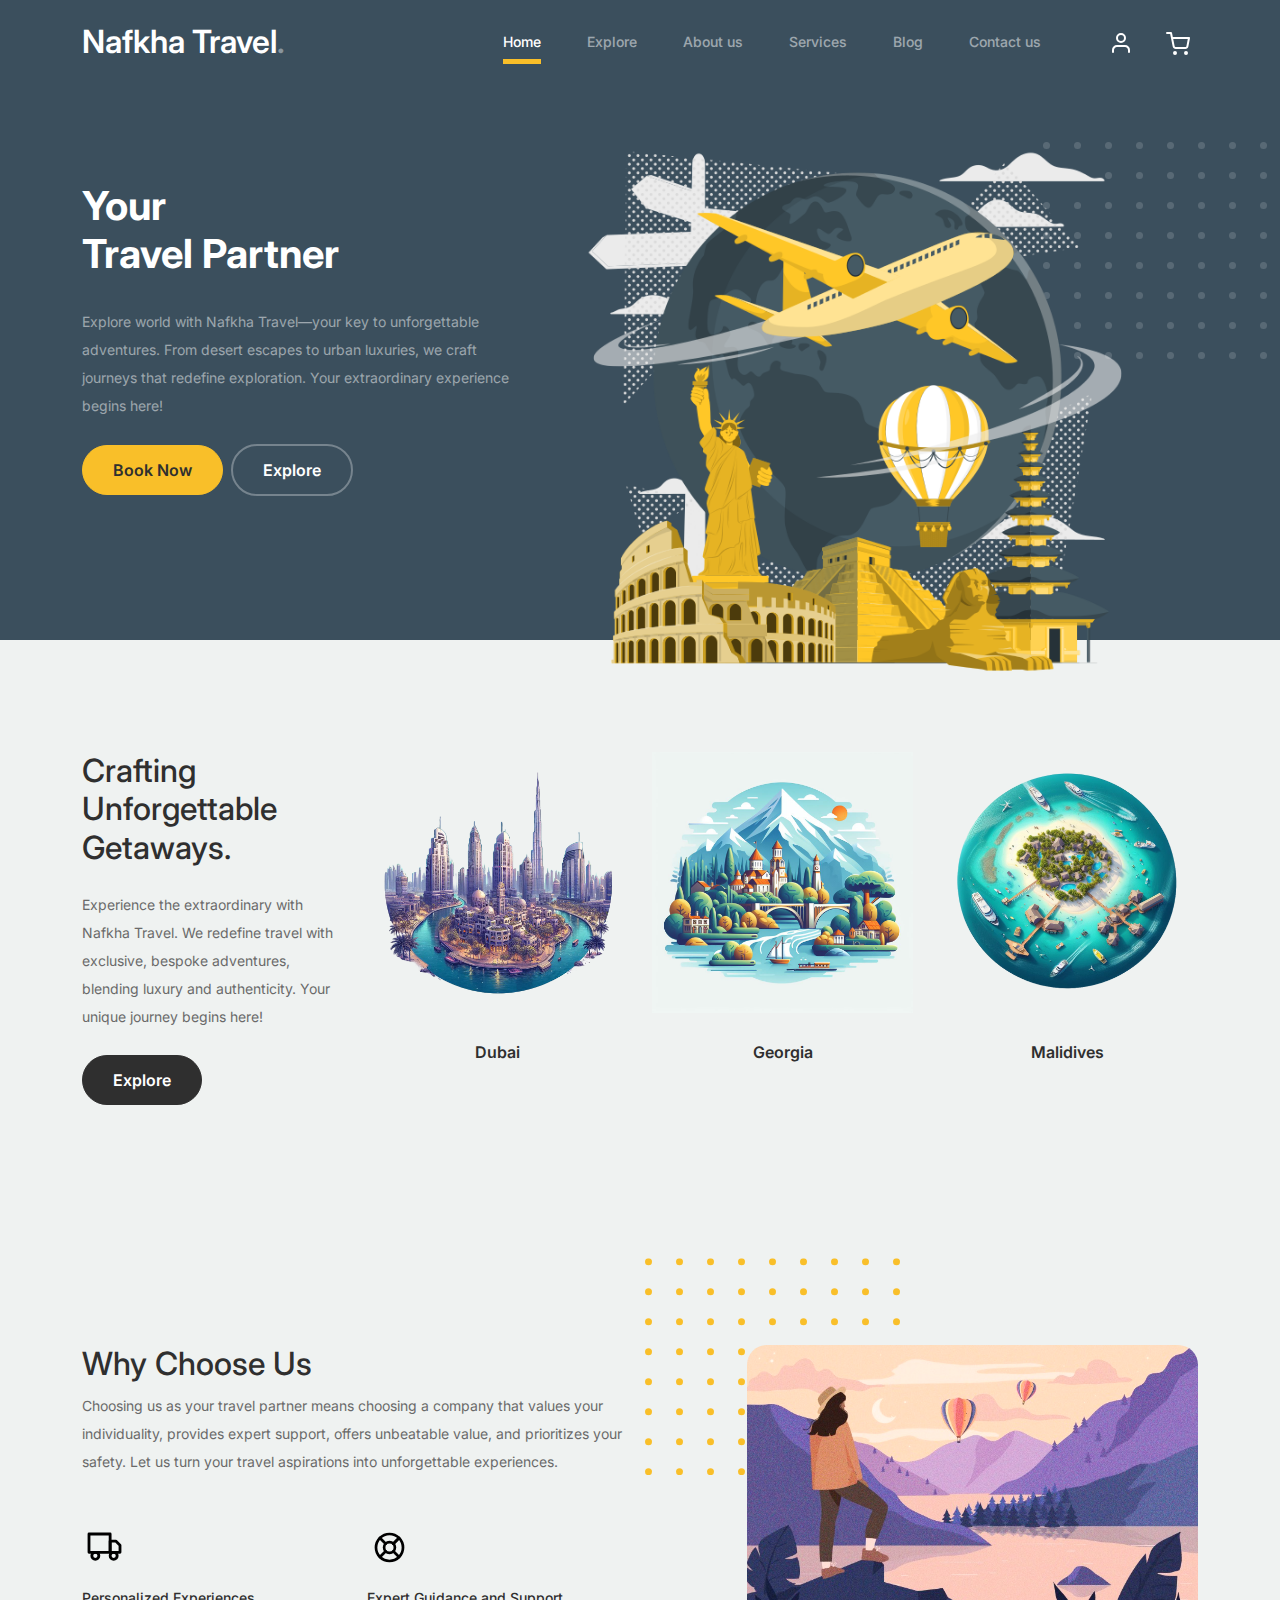
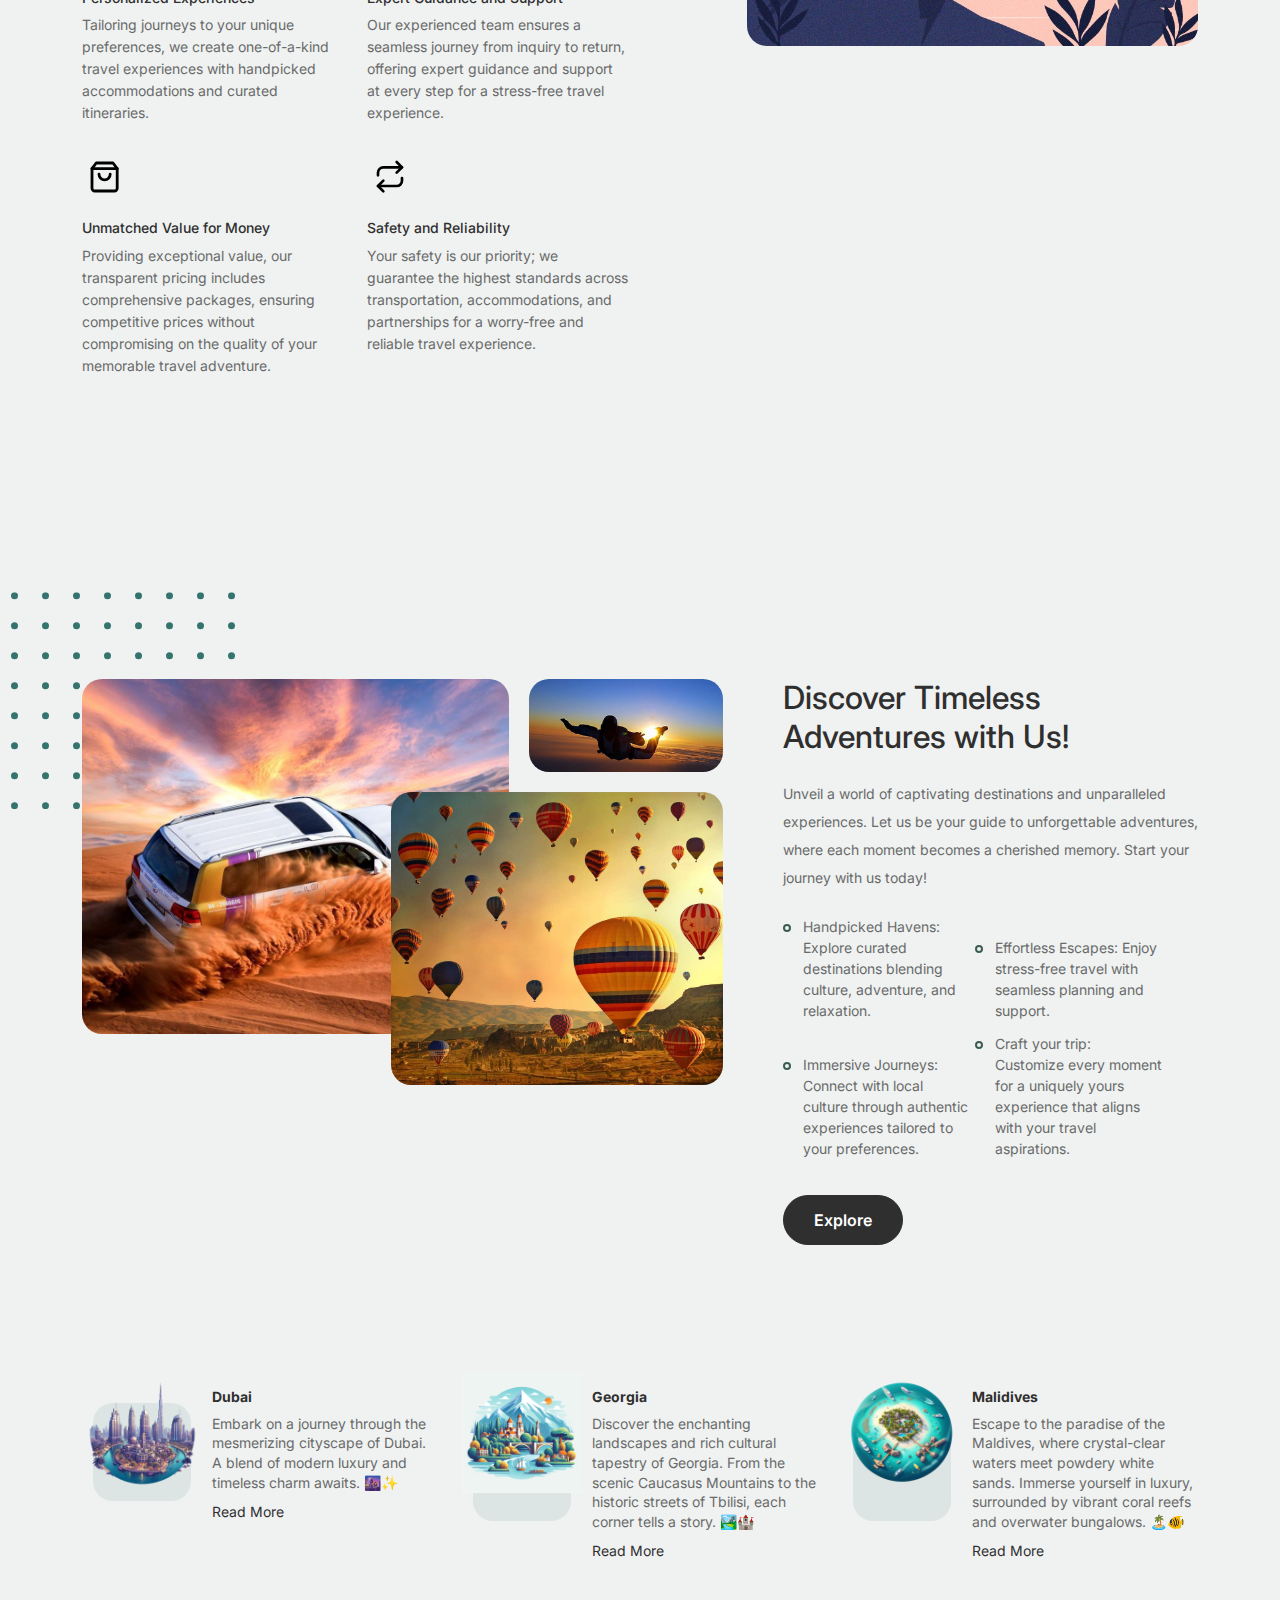
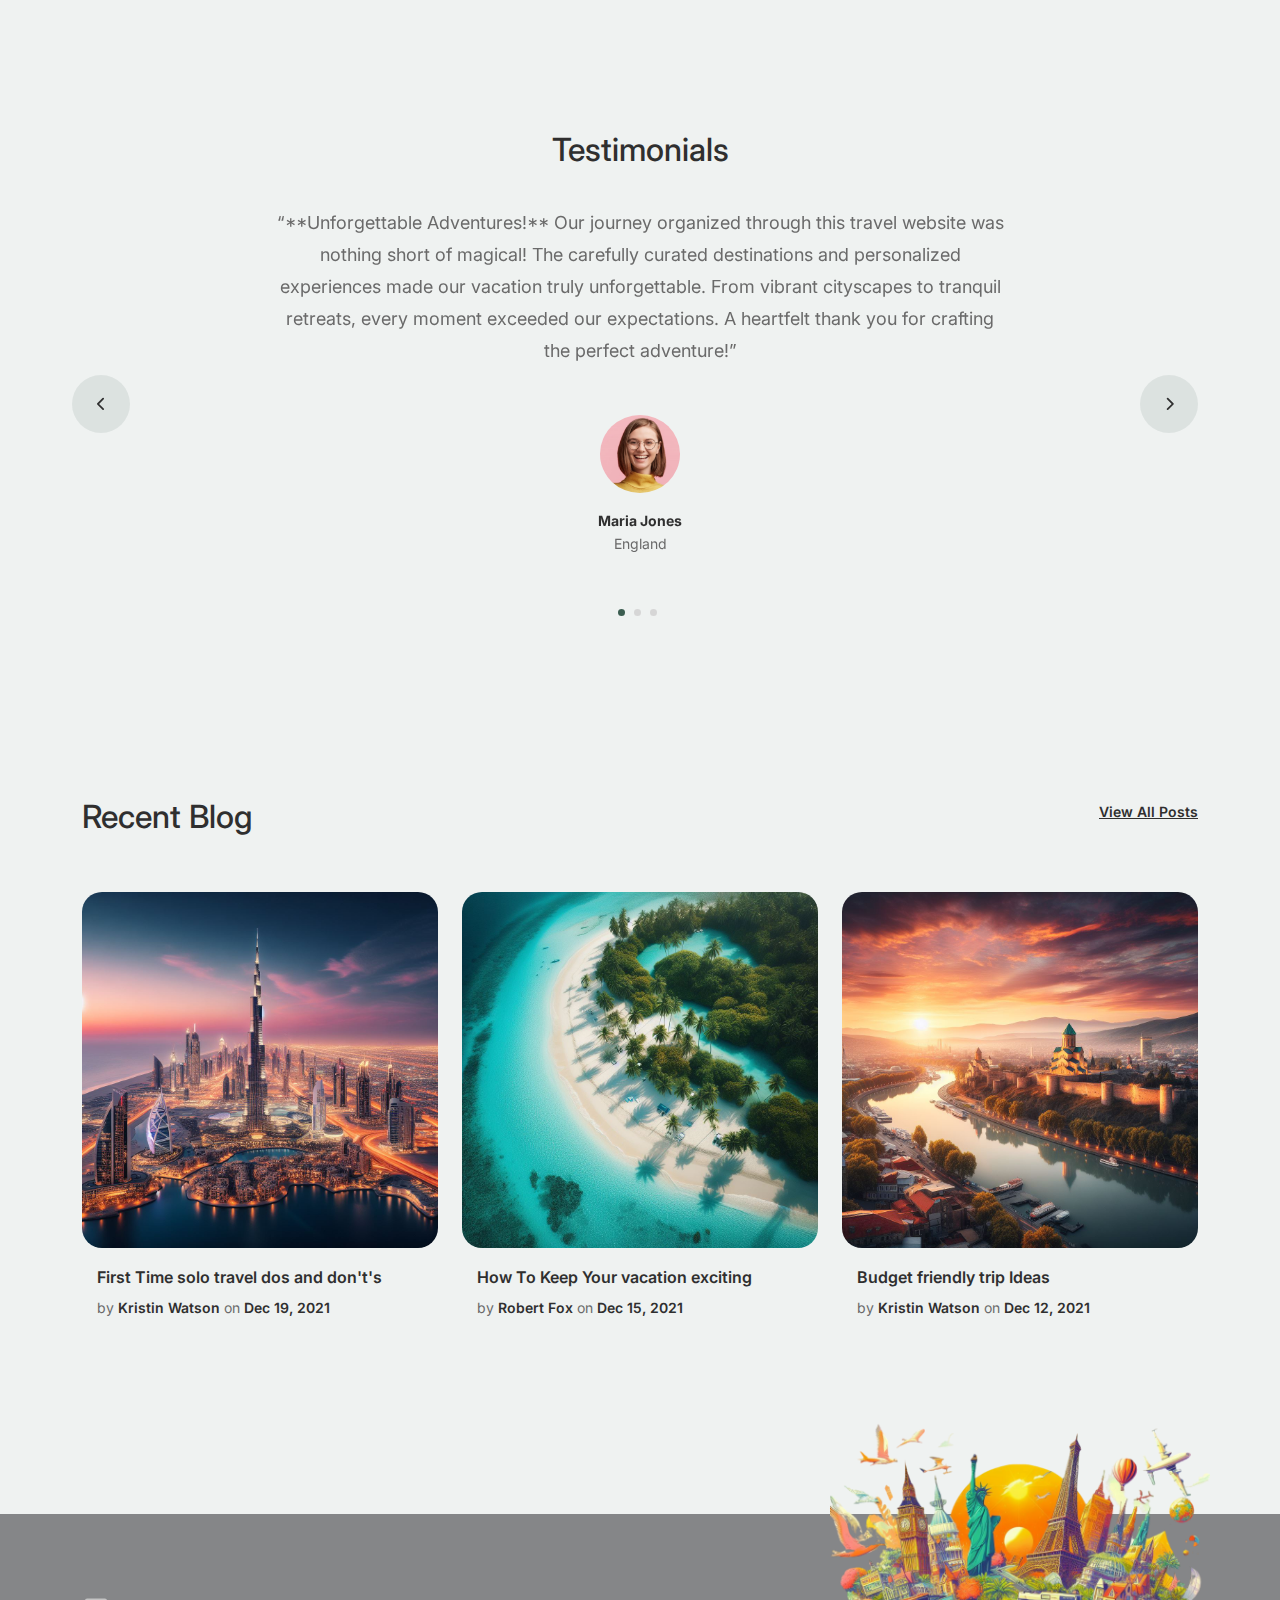
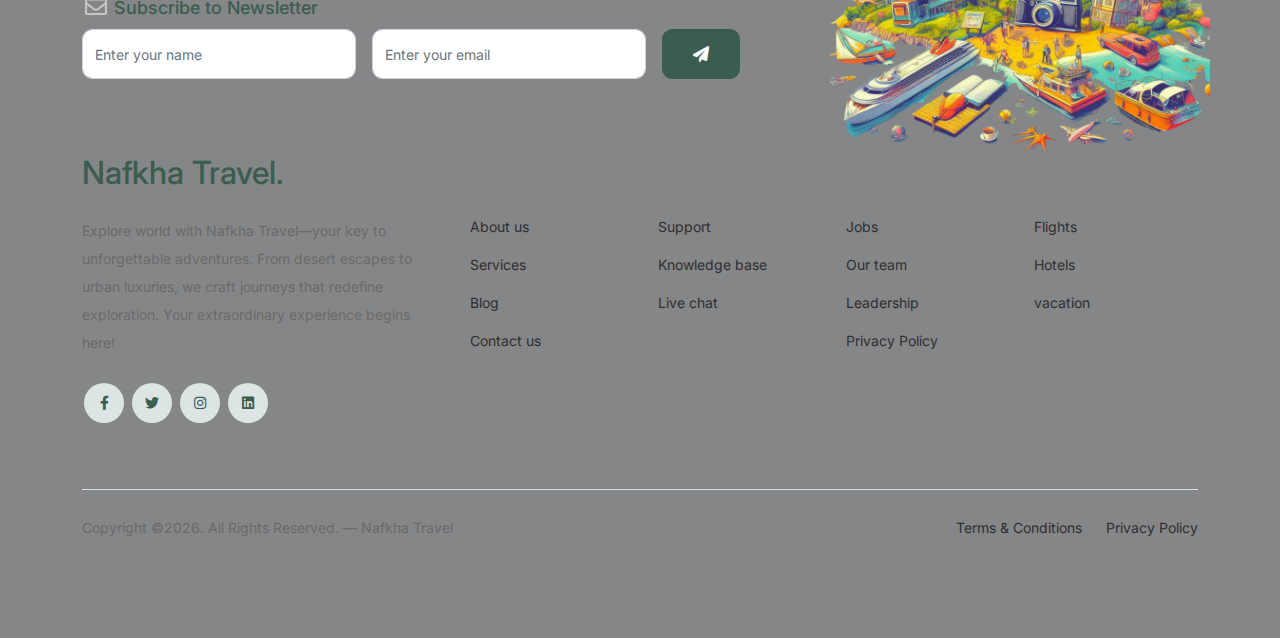
<file: index.html>
<!doctype html>
<html lang="en">
<head>
  <meta charset="utf-8">
  <meta name="viewport" content="width=device-width, initial-scale=1, shrink-to-fit=no">
  <meta name="author" content="nafkhatravels">
  <link rel="shortcut icon" href="favicon.png">

  <meta name="description" content="Embark on a journey of discovery with Nafkha Travel. Explore breathtaking destinations, plan unforgettable vacations, and make memories that last a lifetime.
   Discover exclusive travel deals, personalized itineraries, and expert travel tips. 
   Your next adventure begins here" />
  <meta name="keywords" content="Travel Destinations, Travel Services, Travel Themes, Dubai, Georgia, malidives, Hotels, vacation Packages" />

		
		<link href="css/bootstrap.min.css" rel="stylesheet">
		<link href="https://cdnjs.cloudflare.com/ajax/libs/font-awesome/6.0.0-beta3/css/all.min.css" rel="stylesheet">
		<link href="css/tiny-slider.css" rel="stylesheet">
		<link href="css/style.css" rel="stylesheet">
		<title>Nafkha Travel | Home </title>
	</head>

	<body>

		
		<nav class="custom-navbar navbar navbar navbar-expand-md navbar-dark bg-dark" arial-label="Furni navigation bar">

			<div class="container">
				<a class="navbar-brand" href="index.html">Nafkha Travel<span>.</span></a>

				<button class="navbar-toggler" type="button" data-bs-toggle="collapse" data-bs-target="#navbarsFurni" aria-controls="navbarsFurni" aria-expanded="false" aria-label="Toggle navigation">
					<span class="navbar-toggler-icon"></span>
				</button>

				<div class="collapse navbar-collapse" id="navbarsFurni">
					<ul class="custom-navbar-nav navbar-nav ms-auto mb-2 mb-md-0">
						<li class="nav-item active">
							<a class="nav-link" href="index.html">Home</a>
						</li>
						<li><a class="nav-link" href="shop.html">Explore</a></li>
						<li><a class="nav-link" href="about.html">About us</a></li>
						<li><a class="nav-link" href="services.html">Services</a></li>
						<li><a class="nav-link" href="blog.html">Blog</a></li>
						<li><a class="nav-link" href="contact.html">Contact us</a></li>
					</ul>

					<ul class="custom-navbar-cta navbar-nav mb-2 mb-md-0 ms-5">
						<li><a class="nav-link" href="#"><img src="images/user.svg"></a></li>
						<li><a class="nav-link" href="cart.html"><img src="images/cart.svg"></a></li>
					</ul>
				</div>
			</div>
				
		</nav>
		

		
			<div class="hero">
				<div class="container">
					<div class="row justify-content-between">
						<div class="col-lg-5">
							<div class="intro-excerpt">
								<h1>Your <br><span clsas="d-block">Travel Partner</span></h1>
								<p class="mb-4">Explore world with Nafkha Travel—your key to unforgettable adventures. From desert escapes to urban luxuries, we craft journeys that redefine exploration. Your extraordinary experience begins here!</p>
								<p><a href="./contact.html" class="btn btn-secondary me-2">Book Now</a><a href="./shop.html" class="btn btn-white-outline">Explore</a></p>
							</div>
						</div>
						<div class="col-lg-7">
							<div class="hero-img-wrap">
								<img src="./9432908.png" class="img-fluid">
							</div>
						</div>
					</div>
				</div>
			</div>
		

		
		<div class="product-section">
			<div class="container">
				<div class="row">

					
					<div class="col-md-12 col-lg-3 mb-5 mb-lg-0">
						<h2 class="mb-4 section-title">Crafting Unforgettable Getaways.</h2>
						<p class="mb-4">Experience the extraordinary with Nafkha Travel. We redefine travel with exclusive, bespoke adventures, blending luxury and authenticity. Your unique journey begins here! </p>
						<p><a href="shop.html" class="btn">Explore</a></p>
					</div> 
					

				
					<div class="col-12 col-md-4 col-lg-3 mb-5 mb-md-0">
						<a class="product-item" href="./shop.html">
							<img src="images/product-1.png" class="img-fluid product-thumbnail">
							<h3 class="product-title">Dubai</h3>
							<!-- <strong class="product-price">$50.00</strong> -->

							<!-- <span class="icon-cross">
								<img src="images/cross.svg" class="img-fluid">
							</span> -->
						</a>
					</div> 
					<!-- End Column 2 -->

					<!-- Start Column 3 -->
					<div class="col-12 col-md-4 col-lg-3 mb-5 mb-md-0">
						<a class="product-item" href="./shop.html">
							<img src="images/product-2.png" class="img-fluid product-thumbnail">
							<h3 class="product-title">Georgia</h3>
							<!-- <strong class="product-price">$78.00</strong> -->

							<!-- <span class="icon-cross">
								<img src="images/cross.svg" class="img-fluid">
							</span> -->
						</a>
					</div>
					<!-- End Column 3 -->

					<!-- Start Column 4 -->
					<div class="col-12 col-md-4 col-lg-3 mb-5 mb-md-0">
						<a class="product-item" href="./shop.html">
							<img src="images/product-3.png" class="img-fluid product-thumbnail">
							<h3 class="product-title">Malidives</h3>
							<!-- <strong class="product-price">$43.00</strong> -->

							<!-- <span class="icon-cross">
								<img src="images/cross.svg" class="img-fluid">
							</span> -->
						</a>
					</div>
					<!-- End Column 4 -->

				</div>
			</div>
		</div>
		<!-- End Product Section -->

		<!-- Start Why Choose Us Section -->
		<div class="why-choose-section">
			<div class="container">
				<div class="row justify-content-between">
					<div class="col-lg-6">
						<h2 class="section-title">Why Choose Us</h2>
						<p>Choosing us as your travel partner means choosing a company that values your individuality, provides expert support, offers unbeatable value, and prioritizes your safety. Let us turn your travel aspirations into unforgettable experiences.</p>

						<div class="row my-5">
							<div class="col-6 col-md-6">
								<div class="feature">
									<div class="icon">
										<img src="images/truck.svg" alt="Image" class="imf-fluid">
									</div>
									<h3>Personalized Experiences</h3>
									<p>Tailoring journeys to your unique preferences, we create one-of-a-kind travel experiences with handpicked accommodations and curated itineraries.</p>
								</div>
							</div>

							<div class="col-6 col-md-6">
								<div class="feature">
									<div class="icon">
										<img src="images/support.svg" alt="Image" class="imf-fluid">
									</div>
									<h3>Expert Guidance and Support</h3>
									<p>Our experienced team ensures a seamless journey from inquiry to return, offering expert guidance and support at every step for a stress-free travel experience.</p>
								</div>
							</div>

							<div class="col-6 col-md-6">
								<div class="feature">
									<div class="icon">
										<img src="images/bag.svg" alt="Image" class="imf-fluid">
									</div>
									<h3>Unmatched Value for Money</h3>
									<p>Providing exceptional value, our transparent pricing includes comprehensive packages, ensuring competitive prices without compromising on the quality of your memorable travel adventure.</p>
								</div>
							</div>

							<div class="col-6 col-md-6">
								<div class="feature">
									<div class="icon">
										<img src="images/return.svg" alt="Image" class="imf-fluid">
									</div>
									<h3>Safety and Reliability</h3>
									<p>Your safety is our priority; we guarantee the highest standards across transportation, accommodations, and partnerships for a worry-free and reliable travel experience.</p>
								</div>
							</div>

						</div>
					</div>

					<div class="col-lg-5">
						<div class="img-wrap">
							<img src="images/why.jpg" alt="Image" class="img-fluid">
						</div>
					</div>

				</div>
			</div>
		</div>
		<!-- End Why Choose Us Section -->

		<!-- Start We Help Section -->
		<div class="we-help-section">
			<div class="container">
				<div class="row justify-content-between">
					<div class="col-lg-7 mb-5 mb-lg-0">
						<div class="imgs-grid">
							<div class="grid grid-1"><img src="images/img-grid-1.jpeg" alt="Untree.co"></div>
							<div class="grid grid-2"><img src="images/img-grid-2.jpg" alt="Untree.co"></div>
							<div class="grid grid-3"><img src="images/img-grid-3.jpg" alt="Untree.co"></div>
						</div>
					</div>
					<div class="col-lg-5 ps-lg-5">
						<h2 class="section-title mb-4">Discover Timeless Adventures with Us!</h2>
						<p>Unveil a world of captivating destinations and unparalleled experiences. Let us be your guide to unforgettable adventures, where each moment becomes a cherished memory. Start your journey with us today!</p>

						<ul class="list-unstyled custom-list my-4">
							<li>Handpicked Havens: Explore curated destinations blending culture, adventure, and relaxation.</li>
							<li>Effortless Escapes: Enjoy stress-free travel with seamless planning and support.</li>
							<li>Immersive Journeys: Connect with local culture through authentic experiences tailored to your preferences.</li>
							<li>Craft your trip: Customize every moment for a uniquely yours experience that aligns with your travel aspirations.</li>
							
							</ul>
						<p><a herf="#" class="btn">Explore</a></p>
					</div>
				</div>
			</div>
		</div>
		<!-- End We Help Section -->

		<!-- Start Popular Product -->
		<div class="popular-product">
			<div class="container">
				<div class="row">

					<div class="col-12 col-md-6 col-lg-4 mb-4 mb-lg-0">
						<div class="product-item-sm d-flex">
							<div class="thumbnail">
								<img src="images/product-1.png" alt="Image" class="img-fluid">
							</div>
							<div class="pt-3">
								<h3>Dubai</h3>
								<p>Embark on a journey through the mesmerizing cityscape of Dubai. A blend of modern luxury and timeless charm awaits. 🌆✨</p>
								<p><a href="#">Read More</a></p>
							</div>
						</div>
					</div>

					<div class="col-12 col-md-6 col-lg-4 mb-4 mb-lg-0">
						<div class="product-item-sm d-flex">
							<div class="thumbnail">
								<img src="images/product-2.JPG" alt="Image" class="img-fluid">
							</div>
							<div class="pt-3">
								<h3>Georgia</h3>
								<p>Discover the enchanting landscapes and rich cultural tapestry of Georgia. From the scenic Caucasus Mountains to the historic streets of Tbilisi, each corner tells a story. 🏞️🏰 </p>
								<p><a href="#">Read More</a></p>
							</div>
						</div>
					</div>

					<div class="col-12 col-md-6 col-lg-4 mb-4 mb-lg-0">
						<div class="product-item-sm d-flex">
							<div class="thumbnail">
								<img src="images/product-3.png" alt="Image" class="img-fluid">
							</div>
							<div class="pt-3">
								<h3>Malidives</h3>
								<p>Escape to the paradise of the Maldives, where crystal-clear waters meet powdery white sands. Immerse yourself in luxury, surrounded by vibrant coral reefs and overwater bungalows. 🏝️🐠  </p>
								<p><a href="#">Read More</a></p>
							</div>
						</div>
					</div>

				</div>
			</div>
		</div>
		<!-- End Popular Product -->

		<!-- Start Testimonial Slider -->
		<div class="testimonial-section">
			<div class="container">
				<div class="row">
					<div class="col-lg-7 mx-auto text-center">
						<h2 class="section-title">Testimonials</h2>
					</div>
				</div>

				<div class="row justify-content-center">
					<div class="col-lg-12">
						<div class="testimonial-slider-wrap text-center">

							<div id="testimonial-nav">
								<span class="prev" data-controls="prev"><span class="fa fa-chevron-left"></span></span>
								<span class="next" data-controls="next"><span class="fa fa-chevron-right"></span></span>
							</div>

							<div class="testimonial-slider">
								
								<div class="item">
									<div class="row justify-content-center">
										<div class="col-lg-8 mx-auto">

											<div class="testimonial-block text-center">
												<blockquote class="mb-5">
													<p>&ldquo;**Unforgettable Adventures!**
														Our journey organized through this travel website was nothing short of magical! The carefully curated destinations and personalized experiences made our vacation truly unforgettable. From vibrant cityscapes to tranquil retreats, every moment exceeded our expectations. A heartfelt thank you for crafting the perfect adventure!&rdquo;</p>
												</blockquote>

												<div class="author-info">
													<div class="author-pic">
														<img src="images/person-1.png" alt="Maria Jones" class="img-fluid">
													</div>
													<h3 class="font-weight-bold">Maria Jones</h3>
													<span class="position d-block mb-3">England</span>
												</div>
											</div>

										</div>
									</div>
								</div> 
								<!-- END item -->

								<div class="item">
									<div class="row justify-content-center">
										<div class="col-lg-8 mx-auto">

											<div class="testimonial-block text-center">
												<blockquote class="mb-5">
													<p>&ldquo;Seamless and Stress-Free Travel!
														Our recent trip organized by this travels was an absolute breeze. The seamless planning and attention to detail took away all the stress, allowing us to focus on creating beautiful memories. From accommodations to local experiences, every aspect was top-notch. Can't wait for our next adventure with you!.&rdquo;</p>
												</blockquote>

												<div class="author-info">
													<div class="author-pic">
														<img src="images/person-1.png" alt="Maria Jones" class="img-fluid">
													</div>
													<h3 class="font-weight-bold">Maria Jones</h3>
													<span class="position d-block mb-3">CEO, Co-Founder, XYZ Inc.</span>
												</div>
											</div>

										</div>
									</div>
								</div> 
								<!-- END item -->

								<div class="item">
									<div class="row justify-content-center">
										<div class="col-lg-8 mx-auto">

											<div class="testimonial-block text-center">
												<blockquote class="mb-5">
													<p>&ldquo;Tailored Perfection!
														This travel website helped us craft the perfect getaway! The tailored experiences aligned perfectly with our preferences, offering a mix of adventure and relaxation. It felt like every moment was designed just for us. The attention to detail and local immersion made our trip truly special. Highly recommend for personalized and unforgettable journeys!&rdquo;</p>
												</blockquote>

												<div class="author-info">
													<div class="author-pic">
														<img src="images/person-1.png" alt="Maria Jones" class="img-fluid">
													</div>
													<h3 class="font-weight-bold">Maria Jones</h3>
													<span class="position d-block mb-3">CEO, Co-Founder, XYZ Inc.</span>
												</div>
											</div>

										</div>
									</div>
								</div> 
								<!-- END item -->

							</div>

						</div>
					</div>
				</div>
			</div>
		</div>
		<!-- End Testimonial Slider -->

		<!-- Start Blog Section -->
		<div class="blog-section">
			<div class="container">
				<div class="row mb-5">
					<div class="col-md-6">
						<h2 class="section-title">Recent Blog</h2>
					</div>
					<div class="col-md-6 text-start text-md-end">
						<a href="#" class="more">View All Posts</a>
					</div>
				</div>

				<div class="row">

					<div class="col-12 col-sm-6 col-md-4 mb-4 mb-md-0">
						<div class="post-entry">
							<a href="#" class="post-thumbnail"><img src="images/dubai.JPG" alt="Image" class="img-fluid"></a>
							<div class="post-content-entry">
								<h3><a href="#">First Time solo travel dos and don't's</a></h3>
								<div class="meta">
									<span>by <a href="#">Kristin Watson</a></span> <span>on <a href="#">Dec 19, 2021</a></span>
								</div>
							</div>
						</div>
					</div>

					<div class="col-12 col-sm-6 col-md-4 mb-4 mb-md-0">
						<div class="post-entry">
							<a href="#" class="post-thumbnail"><img src="images/maldives.JPG" alt="Image" class="img-fluid"></a>
							<div class="post-content-entry">
								<h3><a href="#">How To Keep Your vacation exciting</a></h3>
								<div class="meta">
									<span>by <a href="#">Robert Fox</a></span> <span>on <a href="#">Dec 15, 2021</a></span>
								</div>
							</div>
						</div>
					</div>

					<div class="col-12 col-sm-6 col-md-4 mb-4 mb-md-0">
						<div class="post-entry">
							<a href="#" class="post-thumbnail"><img src="images/georgia.JPG" alt="Image" class="img-fluid"></a>
							<div class="post-content-entry">
								<h3><a href="#">Budget friendly trip Ideas</a></h3>
								<div class="meta">
									<span>by <a href="#">Kristin Watson</a></span> <span>on <a href="#">Dec 12, 2021</a></span>
								</div>
							</div>
						</div>
					</div>

				</div>
			</div>
		</div>
		<!-- End Blog Section -->	

		<!-- Start Footer Section -->
		<footer class="footer-section">
			<div class="container relative">

				<div class="sofa-img">
					<img src="./images/footer.png" alt="Image" class="img-fluid">
				</div>

				<div class="row">
					<div class="col-lg-8">
						<div class="subscription-form">
							<h3 class="d-flex align-items-center"><span class="me-1"><img src="images/envelope-outline.svg" alt="Image" class="img-fluid"></span><span>Subscribe to Newsletter</span></h3>

							<form action="#" class="row g-3">
								<div class="col-auto">
									<input type="text" class="form-control" placeholder="Enter your name">
								</div>
								<div class="col-auto">
									<input type="email" class="form-control" placeholder="Enter your email">
								</div>
								<div class="col-auto">
									<button class="btn btn-primary">
										<span class="fa fa-paper-plane"></span>
									</button>
								</div>
							</form>

						</div>
					</div>
				</div>

				<div class="row g-5 mb-5">
					<div class="col-lg-4">
						<div class="mb-4 footer-logo-wrap"><a href="#" class="footer-logo">Nafkha Travel<span>.</span></a></div>
						<p class="mb-4">Explore world with Nafkha Travel—your key to unforgettable adventures. From desert escapes to urban luxuries, we craft journeys that redefine exploration. Your extraordinary experience begins here!</p>

						<ul class="list-unstyled custom-social">
							<li><a href="#"><span class="fa fa-brands fa-facebook-f"></span></a></li>
							<li><a href="#"><span class="fa fa-brands fa-twitter"></span></a></li>
							<li><a href="#"><span class="fa fa-brands fa-instagram"></span></a></li>
							<li><a href="#"><span class="fa fa-brands fa-linkedin"></span></a></li>
						</ul>
					</div>

					<div class="col-lg-8">
						<div class="row links-wrap">
							<div class="col-6 col-sm-6 col-md-3">
								<ul class="list-unstyled">
									<li><a href="about.html">About us</a></li>
									<li><a href="services.html">Services</a></li>
									<li><a href="blog.html">Blog</a></li>
									<li><a href="contact.html">Contact us</a></li>
								</ul>
							</div>

							<div class="col-6 col-sm-6 col-md-3">
								<ul class="list-unstyled">
									<li><a href="contact.html">Support</a></li>
									<li><a href="#">Knowledge base</a></li>
									<li><a href="contact.html">Live chat</a></li>
								</ul>
							</div>

							<div class="col-6 col-sm-6 col-md-3">
								<ul class="list-unstyled">
									<li><a href="#">Jobs</a></li>
									<li><a href="about.html">Our team</a></li>
									<li><a href="about.html">Leadership</a></li>
									<li><a href="#">Privacy Policy</a></li>
								</ul>
							</div>

							<div class="col-6 col-sm-6 col-md-3">
								<ul class="list-unstyled">
									<li><a href="contact.html">Flights</a></li>
									<li><a href="services.html">Hotels</a></li>
									<li><a href="contact.html">vacation</a></li>
								</ul>
							</div>
						</div>
					</div>

				</div>

				<div class="border-top copyright">
					<div class="row pt-4">
						<div class="col-lg-6">
							<p class="mb-2 text-center text-lg-start">Copyright &copy;<script>document.write(new Date().getFullYear());</script>. All Rights Reserved. &mdash; Nafkha Travel 
            </p>
						</div>

						<div class="col-lg-6 text-center text-lg-end">
							<ul class="list-unstyled d-inline-flex ms-auto">
								<li class="me-4"><a href="#">Terms &amp; Conditions</a></li>
								<li><a href="#">Privacy Policy</a></li>
							</ul>
						</div>

					</div>
				</div>

			</div>
		</footer>
		<!-- End Footer Section -->	


		<script src="js/bootstrap.bundle.min.js"></script>
		<script src="js/tiny-slider.js"></script>
		<script src="js/custom.js"></script>
	</body>

</html>
</file>
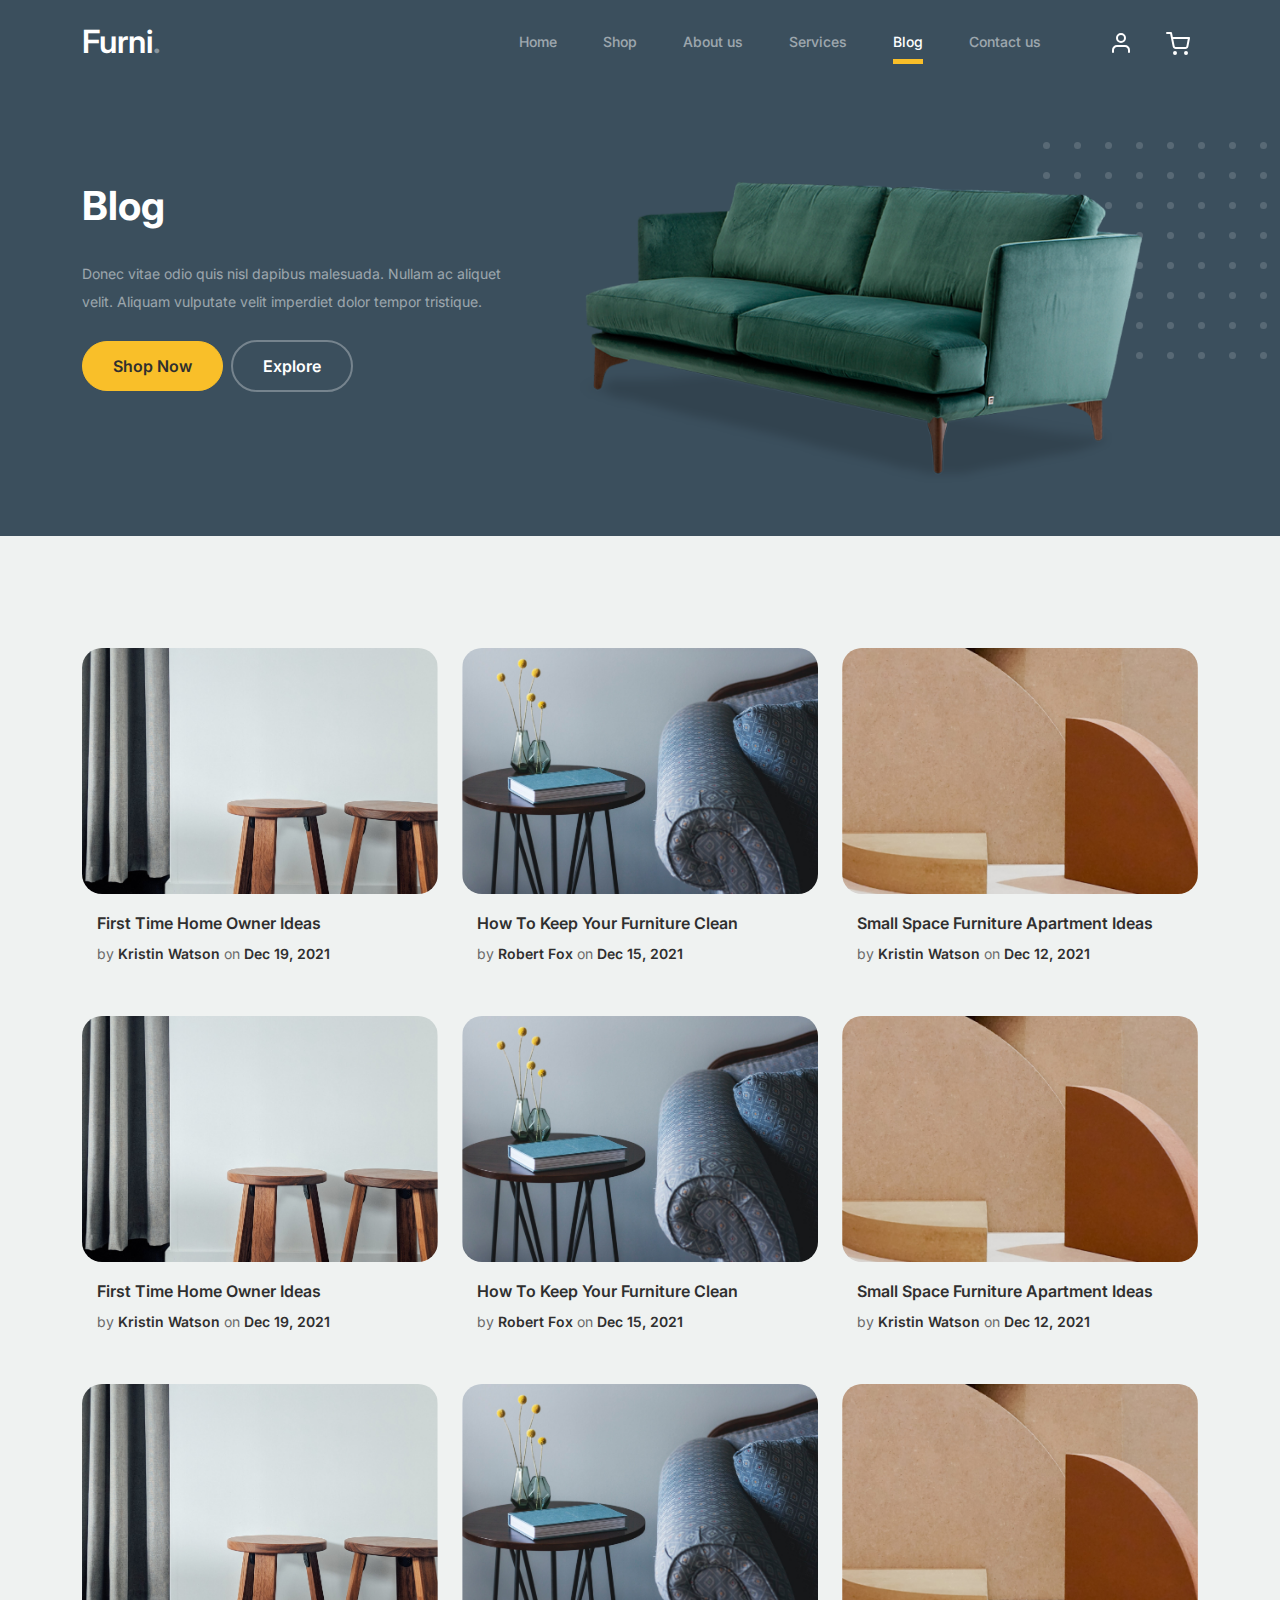
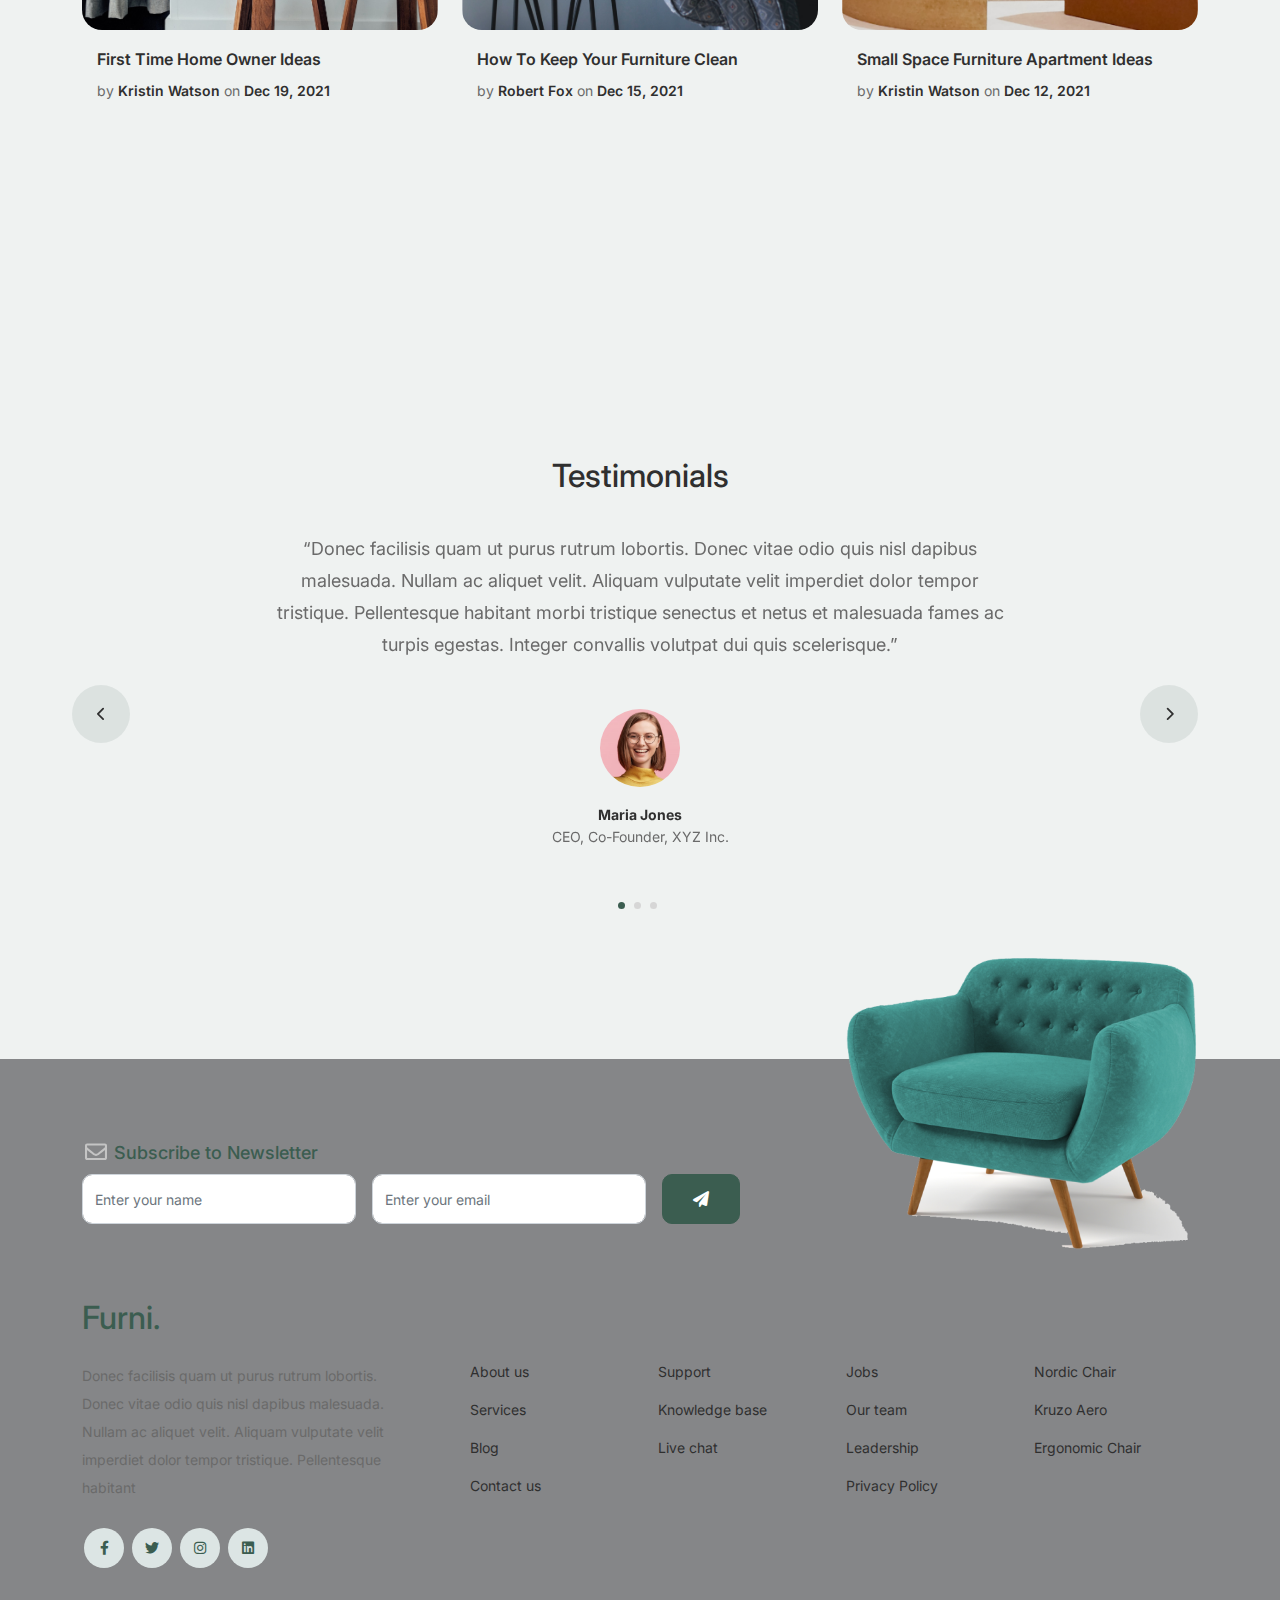
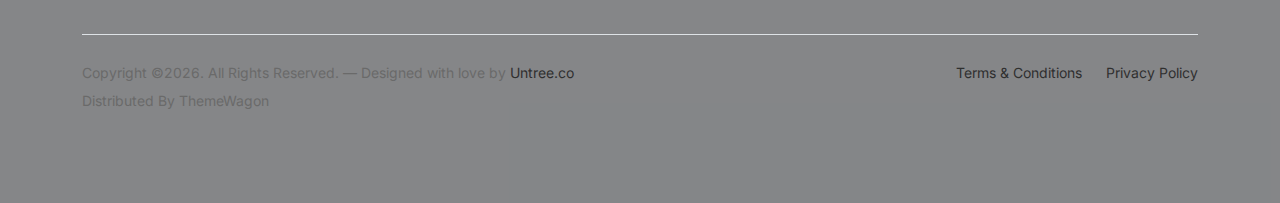
<file: blog.html>
<!-- /*
* Bootstrap 5
* Template Name: Furni
* Template Author: Untree.co
* Template URI: https://untree.co/
* License: https://creativecommons.org/licenses/by/3.0/
*/ -->
<!doctype html>
<html lang="en">
<head>
  <meta charset="utf-8">
  <meta name="viewport" content="width=device-width, initial-scale=1, shrink-to-fit=no">
  <meta name="author" content="Untree.co">
  <link rel="shortcut icon" href="favicon.png">

  <meta name="description" content="" />
  <meta name="keywords" content="bootstrap, bootstrap4" />

		<!-- Bootstrap CSS -->
		<link href="css/bootstrap.min.css" rel="stylesheet">
		<link href="https://cdnjs.cloudflare.com/ajax/libs/font-awesome/6.0.0-beta3/css/all.min.css" rel="stylesheet">
		<link href="css/tiny-slider.css" rel="stylesheet">
		<link href="css/style.css" rel="stylesheet">
		<title>Furni Free Bootstrap 5 Template for Furniture and Interior Design Websites by Untree.co </title>
	</head>

	<body>

		<!-- Start Header/Navigation -->
		<nav class="custom-navbar navbar navbar navbar-expand-md navbar-dark bg-dark" arial-label="Furni navigation bar">

			<div class="container">
				<a class="navbar-brand" href="index.html">Furni<span>.</span></a>

				<button class="navbar-toggler" type="button" data-bs-toggle="collapse" data-bs-target="#navbarsFurni" aria-controls="navbarsFurni" aria-expanded="false" aria-label="Toggle navigation">
					<span class="navbar-toggler-icon"></span>
				</button>

				<div class="collapse navbar-collapse" id="navbarsFurni">
					<ul class="custom-navbar-nav navbar-nav ms-auto mb-2 mb-md-0">
						<li class="nav-item">
							<a class="nav-link" href="index.html">Home</a>
						</li>
						<li><a class="nav-link" href="shop.html">Shop</a></li>
						<li><a class="nav-link" href="about.html">About us</a></li>
						<li><a class="nav-link" href="services.html">Services</a></li>
						<li class="active"><a class="nav-link" href="blog.html">Blog</a></li>
						<li><a class="nav-link" href="contact.html">Contact us</a></li>
					</ul>

					<ul class="custom-navbar-cta navbar-nav mb-2 mb-md-0 ms-5">
						<li><a class="nav-link" href="#"><img src="images/user.svg"></a></li>
						<li><a class="nav-link" href="cart.html"><img src="images/cart.svg"></a></li>
					</ul>
				</div>
			</div>
				
		</nav>
		<!-- End Header/Navigation -->

		<!-- Start Hero Section -->
			<div class="hero">
				<div class="container">
					<div class="row justify-content-between">
						<div class="col-lg-5">
							<div class="intro-excerpt">
								<h1>Blog</h1>
								<p class="mb-4">Donec vitae odio quis nisl dapibus malesuada. Nullam ac aliquet velit. Aliquam vulputate velit imperdiet dolor tempor tristique.</p>
								<p><a href="" class="btn btn-secondary me-2">Shop Now</a><a href="#" class="btn btn-white-outline">Explore</a></p>
							</div>
						</div>
						<div class="col-lg-7">
							<div class="hero-img-wrap">
								<img src="images/couch.png" class="img-fluid">
							</div>
						</div>
					</div>
				</div>
			</div>
		<!-- End Hero Section -->

		

		<!-- Start Blog Section -->
		<div class="blog-section">
			<div class="container">
				
				<div class="row">

					<div class="col-12 col-sm-6 col-md-4 mb-5">
						<div class="post-entry">
							<a href="#" class="post-thumbnail"><img src="images/post-1.jpg" alt="Image" class="img-fluid"></a>
							<div class="post-content-entry">
								<h3><a href="#">First Time Home Owner Ideas</a></h3>
								<div class="meta">
									<span>by <a href="#">Kristin Watson</a></span> <span>on <a href="#">Dec 19, 2021</a></span>
								</div>
							</div>
						</div>
					</div>

					<div class="col-12 col-sm-6 col-md-4 mb-5">
						<div class="post-entry">
							<a href="#" class="post-thumbnail"><img src="images/post-2.jpg" alt="Image" class="img-fluid"></a>
							<div class="post-content-entry">
								<h3><a href="#">How To Keep Your Furniture Clean</a></h3>
								<div class="meta">
									<span>by <a href="#">Robert Fox</a></span> <span>on <a href="#">Dec 15, 2021</a></span>
								</div>
							</div>
						</div>
					</div>

					<div class="col-12 col-sm-6 col-md-4 mb-5">
						<div class="post-entry">
							<a href="#" class="post-thumbnail"><img src="images/post-3.jpg" alt="Image" class="img-fluid"></a>
							<div class="post-content-entry">
								<h3><a href="#">Small Space Furniture Apartment Ideas</a></h3>
								<div class="meta">
									<span>by <a href="#">Kristin Watson</a></span> <span>on <a href="#">Dec 12, 2021</a></span>
								</div>
							</div>
						</div>
					</div>

					<div class="col-12 col-sm-6 col-md-4 mb-5">
						<div class="post-entry">
							<a href="#" class="post-thumbnail"><img src="images/post-1.jpg" alt="Image" class="img-fluid"></a>
							<div class="post-content-entry">
								<h3><a href="#">First Time Home Owner Ideas</a></h3>
								<div class="meta">
									<span>by <a href="#">Kristin Watson</a></span> <span>on <a href="#">Dec 19, 2021</a></span>
								</div>
							</div>
						</div>
					</div>

					<div class="col-12 col-sm-6 col-md-4 mb-5">
						<div class="post-entry">
							<a href="#" class="post-thumbnail"><img src="images/post-2.jpg" alt="Image" class="img-fluid"></a>
							<div class="post-content-entry">
								<h3><a href="#">How To Keep Your Furniture Clean</a></h3>
								<div class="meta">
									<span>by <a href="#">Robert Fox</a></span> <span>on <a href="#">Dec 15, 2021</a></span>
								</div>
							</div>
						</div>
					</div>

					<div class="col-12 col-sm-6 col-md-4 mb-5">
						<div class="post-entry">
							<a href="#" class="post-thumbnail"><img src="images/post-3.jpg" alt="Image" class="img-fluid"></a>
							<div class="post-content-entry">
								<h3><a href="#">Small Space Furniture Apartment Ideas</a></h3>
								<div class="meta">
									<span>by <a href="#">Kristin Watson</a></span> <span>on <a href="#">Dec 12, 2021</a></span>
								</div>
							</div>
						</div>
					</div>

					<div class="col-12 col-sm-6 col-md-4 mb-5">
						<div class="post-entry">
							<a href="#" class="post-thumbnail"><img src="images/post-1.jpg" alt="Image" class="img-fluid"></a>
							<div class="post-content-entry">
								<h3><a href="#">First Time Home Owner Ideas</a></h3>
								<div class="meta">
									<span>by <a href="#">Kristin Watson</a></span> <span>on <a href="#">Dec 19, 2021</a></span>
								</div>
							</div>
						</div>
					</div>

					<div class="col-12 col-sm-6 col-md-4 mb-5">
						<div class="post-entry">
							<a href="#" class="post-thumbnail"><img src="images/post-2.jpg" alt="Image" class="img-fluid"></a>
							<div class="post-content-entry">
								<h3><a href="#">How To Keep Your Furniture Clean</a></h3>
								<div class="meta">
									<span>by <a href="#">Robert Fox</a></span> <span>on <a href="#">Dec 15, 2021</a></span>
								</div>
							</div>
						</div>
					</div>

					<div class="col-12 col-sm-6 col-md-4 mb-5">
						<div class="post-entry">
							<a href="#" class="post-thumbnail"><img src="images/post-3.jpg" alt="Image" class="img-fluid"></a>
							<div class="post-content-entry">
								<h3><a href="#">Small Space Furniture Apartment Ideas</a></h3>
								<div class="meta">
									<span>by <a href="#">Kristin Watson</a></span> <span>on <a href="#">Dec 12, 2021</a></span>
								</div>
							</div>
						</div>
					</div>

				</div>
			</div>
		</div>
		<!-- End Blog Section -->	

		

		<!-- Start Testimonial Slider -->
		<div class="testimonial-section before-footer-section">
			<div class="container">
				<div class="row">
					<div class="col-lg-7 mx-auto text-center">
						<h2 class="section-title">Testimonials</h2>
					</div>
				</div>

				<div class="row justify-content-center">
					<div class="col-lg-12">
						<div class="testimonial-slider-wrap text-center">

							<div id="testimonial-nav">
								<span class="prev" data-controls="prev"><span class="fa fa-chevron-left"></span></span>
								<span class="next" data-controls="next"><span class="fa fa-chevron-right"></span></span>
							</div>

							<div class="testimonial-slider">
								
								<div class="item">
									<div class="row justify-content-center">
										<div class="col-lg-8 mx-auto">

											<div class="testimonial-block text-center">
												<blockquote class="mb-5">
													<p>&ldquo;Donec facilisis quam ut purus rutrum lobortis. Donec vitae odio quis nisl dapibus malesuada. Nullam ac aliquet velit. Aliquam vulputate velit imperdiet dolor tempor tristique. Pellentesque habitant morbi tristique senectus et netus et malesuada fames ac turpis egestas. Integer convallis volutpat dui quis scelerisque.&rdquo;</p>
												</blockquote>

												<div class="author-info">
													<div class="author-pic">
														<img src="images/person-1.png" alt="Maria Jones" class="img-fluid">
													</div>
													<h3 class="font-weight-bold">Maria Jones</h3>
													<span class="position d-block mb-3">CEO, Co-Founder, XYZ Inc.</span>
												</div>
											</div>

										</div>
									</div>
								</div> 
								<!-- END item -->

								<div class="item">
									<div class="row justify-content-center">
										<div class="col-lg-8 mx-auto">

											<div class="testimonial-block text-center">
												<blockquote class="mb-5">
													<p>&ldquo;Donec facilisis quam ut purus rutrum lobortis. Donec vitae odio quis nisl dapibus malesuada. Nullam ac aliquet velit. Aliquam vulputate velit imperdiet dolor tempor tristique. Pellentesque habitant morbi tristique senectus et netus et malesuada fames ac turpis egestas. Integer convallis volutpat dui quis scelerisque.&rdquo;</p>
												</blockquote>

												<div class="author-info">
													<div class="author-pic">
														<img src="images/person-1.png" alt="Maria Jones" class="img-fluid">
													</div>
													<h3 class="font-weight-bold">Maria Jones</h3>
													<span class="position d-block mb-3">CEO, Co-Founder, XYZ Inc.</span>
												</div>
											</div>

										</div>
									</div>
								</div> 
								<!-- END item -->

								<div class="item">
									<div class="row justify-content-center">
										<div class="col-lg-8 mx-auto">

											<div class="testimonial-block text-center">
												<blockquote class="mb-5">
													<p>&ldquo;Donec facilisis quam ut purus rutrum lobortis. Donec vitae odio quis nisl dapibus malesuada. Nullam ac aliquet velit. Aliquam vulputate velit imperdiet dolor tempor tristique. Pellentesque habitant morbi tristique senectus et netus et malesuada fames ac turpis egestas. Integer convallis volutpat dui quis scelerisque.&rdquo;</p>
												</blockquote>

												<div class="author-info">
													<div class="author-pic">
														<img src="images/person-1.png" alt="Maria Jones" class="img-fluid">
													</div>
													<h3 class="font-weight-bold">Maria Jones</h3>
													<span class="position d-block mb-3">CEO, Co-Founder, XYZ Inc.</span>
												</div>
											</div>

										</div>
									</div>
								</div> 
								<!-- END item -->

							</div>

						</div>
					</div>
				</div>
			</div>
		</div>
		<!-- End Testimonial Slider -->

		

		<!-- Start Footer Section -->
		<footer class="footer-section">
			<div class="container relative">

				<div class="sofa-img">
					<img src="images/sofa.png" alt="Image" class="img-fluid">
				</div>

				<div class="row">
					<div class="col-lg-8">
						<div class="subscription-form">
							<h3 class="d-flex align-items-center"><span class="me-1"><img src="images/envelope-outline.svg" alt="Image" class="img-fluid"></span><span>Subscribe to Newsletter</span></h3>

							<form action="#" class="row g-3">
								<div class="col-auto">
									<input type="text" class="form-control" placeholder="Enter your name">
								</div>
								<div class="col-auto">
									<input type="email" class="form-control" placeholder="Enter your email">
								</div>
								<div class="col-auto">
									<button class="btn btn-primary">
										<span class="fa fa-paper-plane"></span>
									</button>
								</div>
							</form>

						</div>
					</div>
				</div>

				<div class="row g-5 mb-5">
					<div class="col-lg-4">
						<div class="mb-4 footer-logo-wrap"><a href="#" class="footer-logo">Furni<span>.</span></a></div>
						<p class="mb-4">Donec facilisis quam ut purus rutrum lobortis. Donec vitae odio quis nisl dapibus malesuada. Nullam ac aliquet velit. Aliquam vulputate velit imperdiet dolor tempor tristique. Pellentesque habitant</p>

						<ul class="list-unstyled custom-social">
							<li><a href="#"><span class="fa fa-brands fa-facebook-f"></span></a></li>
							<li><a href="#"><span class="fa fa-brands fa-twitter"></span></a></li>
							<li><a href="#"><span class="fa fa-brands fa-instagram"></span></a></li>
							<li><a href="#"><span class="fa fa-brands fa-linkedin"></span></a></li>
						</ul>
					</div>

					<div class="col-lg-8">
						<div class="row links-wrap">
							<div class="col-6 col-sm-6 col-md-3">
								<ul class="list-unstyled">
									<li><a href="#">About us</a></li>
									<li><a href="#">Services</a></li>
									<li><a href="#">Blog</a></li>
									<li><a href="#">Contact us</a></li>
								</ul>
							</div>

							<div class="col-6 col-sm-6 col-md-3">
								<ul class="list-unstyled">
									<li><a href="#">Support</a></li>
									<li><a href="#">Knowledge base</a></li>
									<li><a href="#">Live chat</a></li>
								</ul>
							</div>

							<div class="col-6 col-sm-6 col-md-3">
								<ul class="list-unstyled">
									<li><a href="#">Jobs</a></li>
									<li><a href="#">Our team</a></li>
									<li><a href="#">Leadership</a></li>
									<li><a href="#">Privacy Policy</a></li>
								</ul>
							</div>

							<div class="col-6 col-sm-6 col-md-3">
								<ul class="list-unstyled">
									<li><a href="#">Nordic Chair</a></li>
									<li><a href="#">Kruzo Aero</a></li>
									<li><a href="#">Ergonomic Chair</a></li>
								</ul>
							</div>
						</div>
					</div>

				</div>

				<div class="border-top copyright">
					<div class="row pt-4">
						<div class="col-lg-6">
							<p class="mb-2 text-center text-lg-start">Copyright &copy;<script>document.write(new Date().getFullYear());</script>. All Rights Reserved. &mdash; Designed with love by <a href="https://untree.co">Untree.co</a> Distributed By <a hreff="https://themewagon.com">ThemeWagon</a>  <!-- License information: https://untree.co/license/ -->
            </p>
						</div>

						<div class="col-lg-6 text-center text-lg-end">
							<ul class="list-unstyled d-inline-flex ms-auto">
								<li class="me-4"><a href="#">Terms &amp; Conditions</a></li>
								<li><a href="#">Privacy Policy</a></li>
							</ul>
						</div>

					</div>
				</div>

			</div>
		</footer>
		<!-- End Footer Section -->	


		<script src="js/bootstrap.bundle.min.js"></script>
		<script src="js/tiny-slider.js"></script>
		<script src="js/custom.js"></script>
	</body>

</html>
</file>
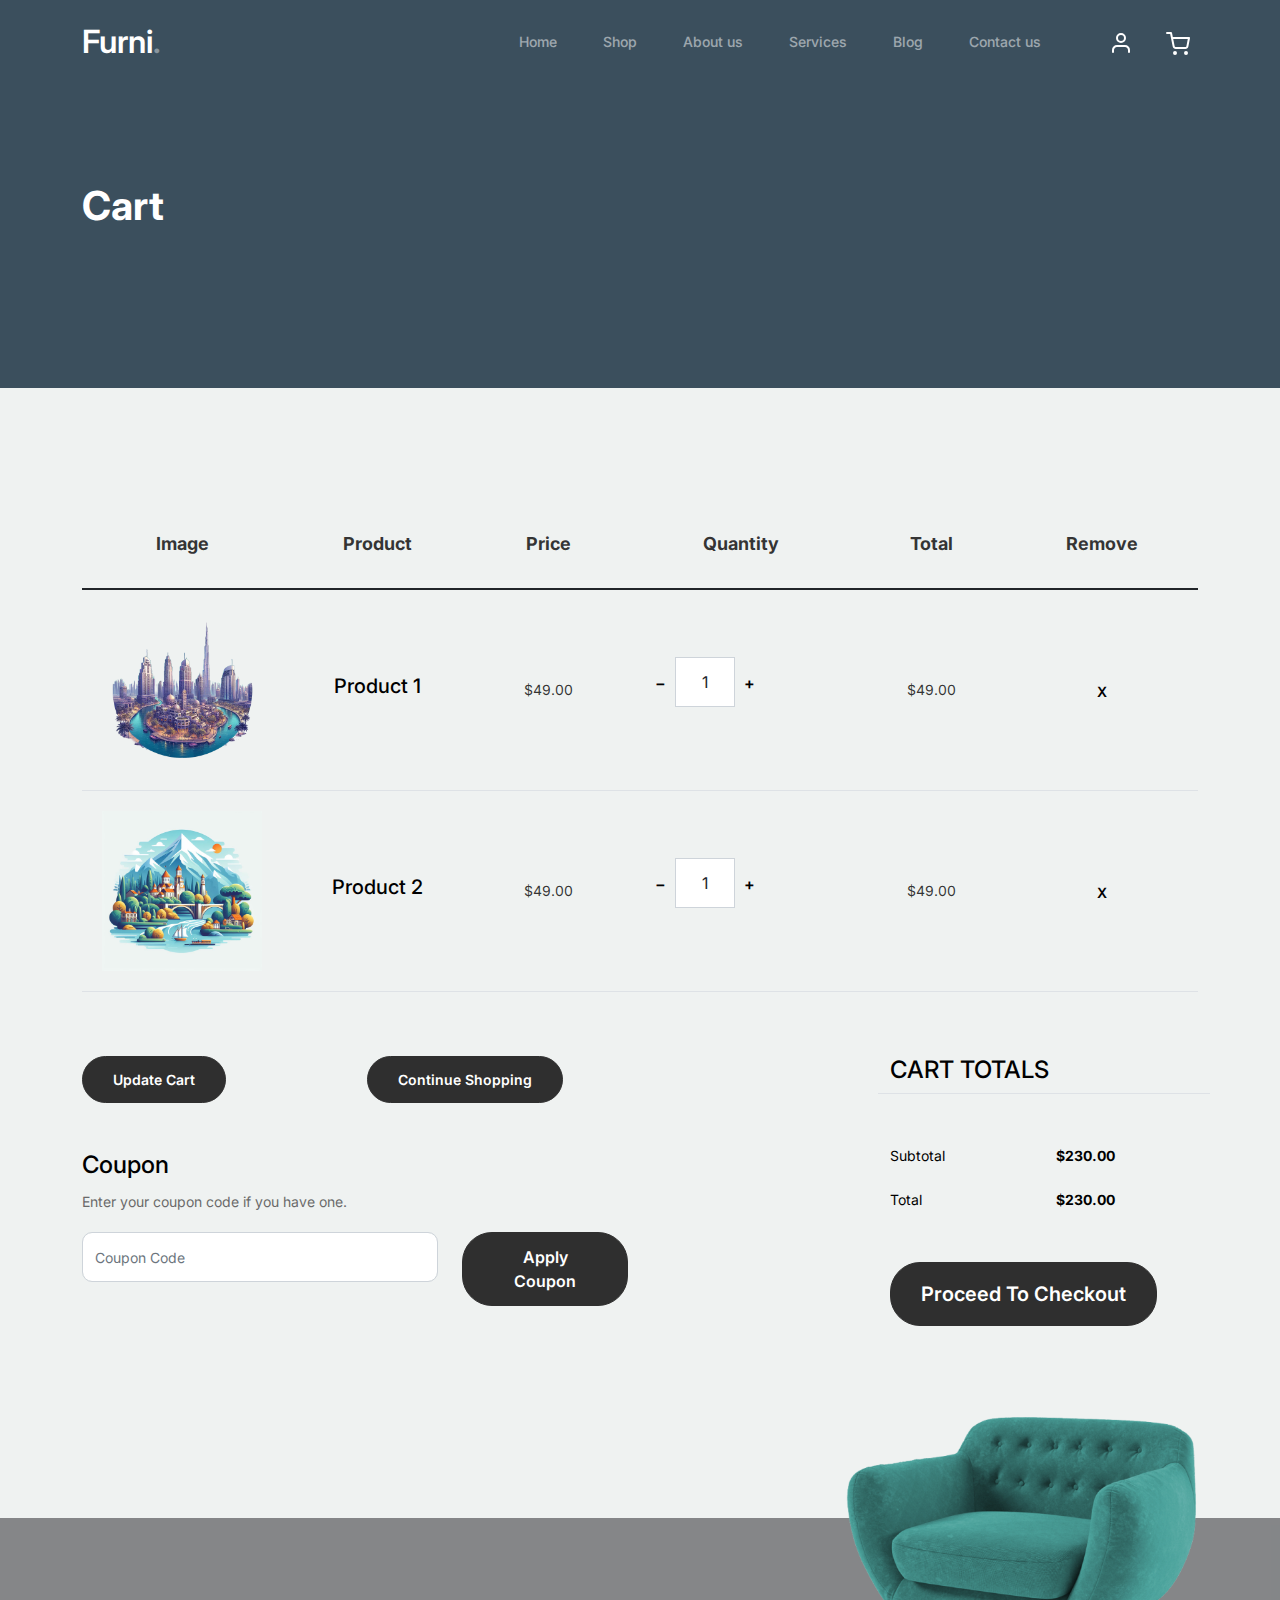
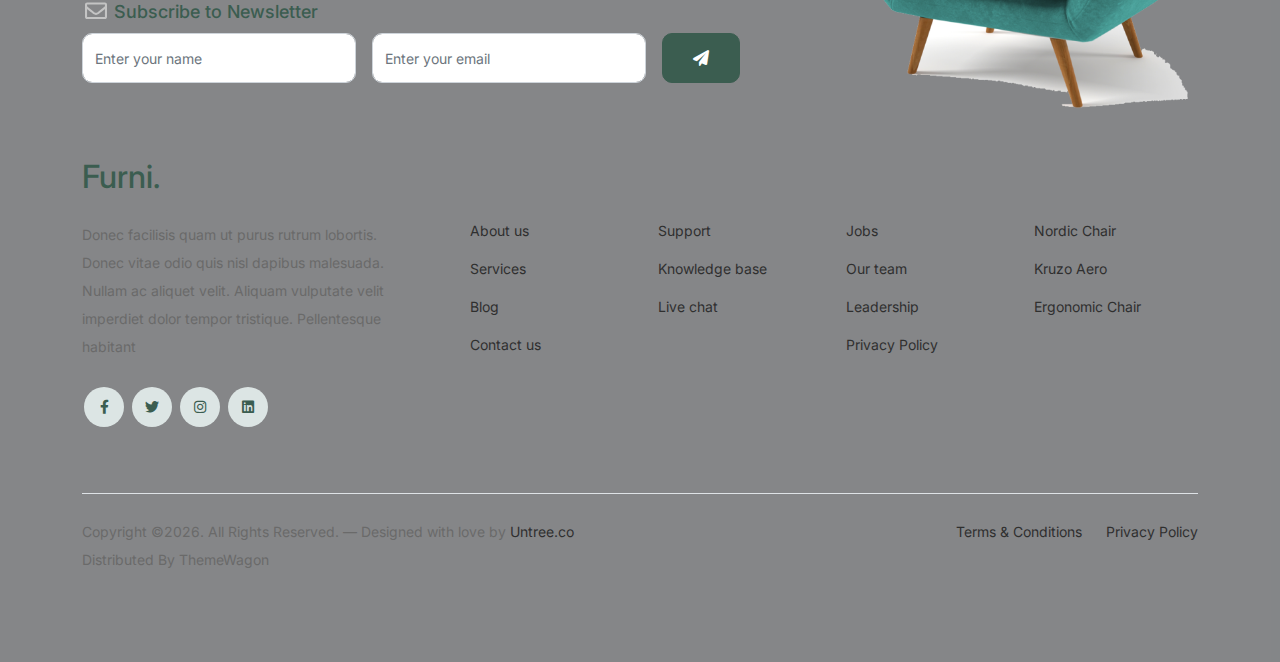
<file: cart.html>
<!-- /*
* Bootstrap 5
* Template Name: Furni
* Template Author: Untree.co
* Template URI: https://untree.co/
* License: https://creativecommons.org/licenses/by/3.0/
*/ -->
<!doctype html>
<html lang="en">
<head>
  <meta charset="utf-8">
  <meta name="viewport" content="width=device-width, initial-scale=1, shrink-to-fit=no">
  <meta name="author" content="Untree.co">
  <link rel="shortcut icon" href="favicon.png">

  <meta name="description" content="" />
  <meta name="keywords" content="bootstrap, bootstrap4" />

		<!-- Bootstrap CSS -->
		<link href="css/bootstrap.min.css" rel="stylesheet">
		<link href="https://cdnjs.cloudflare.com/ajax/libs/font-awesome/6.0.0-beta3/css/all.min.css" rel="stylesheet">
		<link href="css/tiny-slider.css" rel="stylesheet">
		<link href="css/style.css" rel="stylesheet">
		<title>Furni Free Bootstrap 5 Template for Furniture and Interior Design Websites by Untree.co </title>
	</head>

	<body>

		<!-- Start Header/Navigation -->
		<nav class="custom-navbar navbar navbar navbar-expand-md navbar-dark bg-dark" arial-label="Furni navigation bar">

			<div class="container">
				<a class="navbar-brand" href="index.html">Furni<span>.</span></a>

				<button class="navbar-toggler" type="button" data-bs-toggle="collapse" data-bs-target="#navbarsFurni" aria-controls="navbarsFurni" aria-expanded="false" aria-label="Toggle navigation">
					<span class="navbar-toggler-icon"></span>
				</button>

				<div class="collapse navbar-collapse" id="navbarsFurni">
					<ul class="custom-navbar-nav navbar-nav ms-auto mb-2 mb-md-0">
						<li class="nav-item ">
							<a class="nav-link" href="index.html">Home</a>
						</li>
						<li><a class="nav-link" href="shop.html">Shop</a></li>
						<li><a class="nav-link" href="about.html">About us</a></li>
						<li><a class="nav-link" href="services.html">Services</a></li>
						<li><a class="nav-link" href="blog.html">Blog</a></li>
						<li><a class="nav-link" href="contact.html">Contact us</a></li>
					</ul>

					<ul class="custom-navbar-cta navbar-nav mb-2 mb-md-0 ms-5">
						<li><a class="nav-link" href="#"><img src="images/user.svg"></a></li>
						<li><a class="nav-link" href="cart.html"><img src="images/cart.svg"></a></li>
					</ul>
				</div>
			</div>
				
		</nav>
		<!-- End Header/Navigation -->

		<!-- Start Hero Section -->
			<div class="hero">
				<div class="container">
					<div class="row justify-content-between">
						<div class="col-lg-5">
							<div class="intro-excerpt">
								<h1>Cart</h1>
							</div>
						</div>
						<div class="col-lg-7">
							
						</div>
					</div>
				</div>
			</div>
		<!-- End Hero Section -->

		

		<div class="untree_co-section before-footer-section">
            <div class="container">
              <div class="row mb-5">
                <form class="col-md-12" method="post">
                  <div class="site-blocks-table">
                    <table class="table">
                      <thead>
                        <tr>
                          <th class="product-thumbnail">Image</th>
                          <th class="product-name">Product</th>
                          <th class="product-price">Price</th>
                          <th class="product-quantity">Quantity</th>
                          <th class="product-total">Total</th>
                          <th class="product-remove">Remove</th>
                        </tr>
                      </thead>
                      <tbody>
                        <tr>
                          <td class="product-thumbnail">
                            <img src="images/product-1.png" alt="Image" class="img-fluid">
                          </td>
                          <td class="product-name">
                            <h2 class="h5 text-black">Product 1</h2>
                          </td>
                          <td>$49.00</td>
                          <td>
                            <div class="input-group mb-3 d-flex align-items-center quantity-container" style="max-width: 120px;">
                              <div class="input-group-prepend">
                                <button class="btn btn-outline-black decrease" type="button">&minus;</button>
                              </div>
                              <input type="text" class="form-control text-center quantity-amount" value="1" placeholder="" aria-label="Example text with button addon" aria-describedby="button-addon1">
                              <div class="input-group-append">
                                <button class="btn btn-outline-black increase" type="button">&plus;</button>
                              </div>
                            </div>
        
                          </td>
                          <td>$49.00</td>
                          <td><a href="#" class="btn btn-black btn-sm">X</a></td>
                        </tr>
        
                        <tr>
                          <td class="product-thumbnail">
                            <img src="images/product-2.png" alt="Image" class="img-fluid">
                          </td>
                          <td class="product-name">
                            <h2 class="h5 text-black">Product 2</h2>
                          </td>
                          <td>$49.00</td>
                          <td>
                            <div class="input-group mb-3 d-flex align-items-center quantity-container" style="max-width: 120px;">
                              <div class="input-group-prepend">
                                <button class="btn btn-outline-black decrease" type="button">&minus;</button>
                              </div>
                              <input type="text" class="form-control text-center quantity-amount" value="1" placeholder="" aria-label="Example text with button addon" aria-describedby="button-addon1">
                              <div class="input-group-append">
                                <button class="btn btn-outline-black increase" type="button">&plus;</button>
                              </div>
                            </div>
        
                          </td>
                          <td>$49.00</td>
                          <td><a href="#" class="btn btn-black btn-sm">X</a></td>
                        </tr>
                      </tbody>
                    </table>
                  </div>
                </form>
              </div>
        
              <div class="row">
                <div class="col-md-6">
                  <div class="row mb-5">
                    <div class="col-md-6 mb-3 mb-md-0">
                      <button class="btn btn-black btn-sm btn-block">Update Cart</button>
                    </div>
                    <div class="col-md-6">
                      <button class="btn btn-outline-black btn-sm btn-block">Continue Shopping</button>
                    </div>
                  </div>
                  <div class="row">
                    <div class="col-md-12">
                      <label class="text-black h4" for="coupon">Coupon</label>
                      <p>Enter your coupon code if you have one.</p>
                    </div>
                    <div class="col-md-8 mb-3 mb-md-0">
                      <input type="text" class="form-control py-3" id="coupon" placeholder="Coupon Code">
                    </div>
                    <div class="col-md-4">
                      <button class="btn btn-black">Apply Coupon</button>
                    </div>
                  </div>
                </div>
                <div class="col-md-6 pl-5">
                  <div class="row justify-content-end">
                    <div class="col-md-7">
                      <div class="row">
                        <div class="col-md-12 text-right border-bottom mb-5">
                          <h3 class="text-black h4 text-uppercase">Cart Totals</h3>
                        </div>
                      </div>
                      <div class="row mb-3">
                        <div class="col-md-6">
                          <span class="text-black">Subtotal</span>
                        </div>
                        <div class="col-md-6 text-right">
                          <strong class="text-black">$230.00</strong>
                        </div>
                      </div>
                      <div class="row mb-5">
                        <div class="col-md-6">
                          <span class="text-black">Total</span>
                        </div>
                        <div class="col-md-6 text-right">
                          <strong class="text-black">$230.00</strong>
                        </div>
                      </div>
        
                      <div class="row">
                        <div class="col-md-12">
                          <button class="btn btn-black btn-lg py-3 btn-block" onclick="window.location='checkout.html'">Proceed To Checkout</button>
                        </div>
                      </div>
                    </div>
                  </div>
                </div>
              </div>
            </div>
          </div>
		

		<!-- Start Footer Section -->
		<footer class="footer-section">
			<div class="container relative">

				<div class="sofa-img">
					<img src="images/sofa.png" alt="Image" class="img-fluid">
				</div>

				<div class="row">
					<div class="col-lg-8">
						<div class="subscription-form">
							<h3 class="d-flex align-items-center"><span class="me-1"><img src="images/envelope-outline.svg" alt="Image" class="img-fluid"></span><span>Subscribe to Newsletter</span></h3>

							<form action="#" class="row g-3">
								<div class="col-auto">
									<input type="text" class="form-control" placeholder="Enter your name">
								</div>
								<div class="col-auto">
									<input type="email" class="form-control" placeholder="Enter your email">
								</div>
								<div class="col-auto">
									<button class="btn btn-primary">
										<span class="fa fa-paper-plane"></span>
									</button>
								</div>
							</form>

						</div>
					</div>
				</div>

				<div class="row g-5 mb-5">
					<div class="col-lg-4">
						<div class="mb-4 footer-logo-wrap"><a href="#" class="footer-logo">Furni<span>.</span></a></div>
						<p class="mb-4">Donec facilisis quam ut purus rutrum lobortis. Donec vitae odio quis nisl dapibus malesuada. Nullam ac aliquet velit. Aliquam vulputate velit imperdiet dolor tempor tristique. Pellentesque habitant</p>

						<ul class="list-unstyled custom-social">
							<li><a href="#"><span class="fa fa-brands fa-facebook-f"></span></a></li>
							<li><a href="#"><span class="fa fa-brands fa-twitter"></span></a></li>
							<li><a href="#"><span class="fa fa-brands fa-instagram"></span></a></li>
							<li><a href="#"><span class="fa fa-brands fa-linkedin"></span></a></li>
						</ul>
					</div>

					<div class="col-lg-8">
						<div class="row links-wrap">
							<div class="col-6 col-sm-6 col-md-3">
								<ul class="list-unstyled">
									<li><a href="#">About us</a></li>
									<li><a href="#">Services</a></li>
									<li><a href="#">Blog</a></li>
									<li><a href="#">Contact us</a></li>
								</ul>
							</div>

							<div class="col-6 col-sm-6 col-md-3">
								<ul class="list-unstyled">
									<li><a href="#">Support</a></li>
									<li><a href="#">Knowledge base</a></li>
									<li><a href="#">Live chat</a></li>
								</ul>
							</div>

							<div class="col-6 col-sm-6 col-md-3">
								<ul class="list-unstyled">
									<li><a href="#">Jobs</a></li>
									<li><a href="#">Our team</a></li>
									<li><a href="#">Leadership</a></li>
									<li><a href="#">Privacy Policy</a></li>
								</ul>
							</div>

							<div class="col-6 col-sm-6 col-md-3">
								<ul class="list-unstyled">
									<li><a href="#">Nordic Chair</a></li>
									<li><a href="#">Kruzo Aero</a></li>
									<li><a href="#">Ergonomic Chair</a></li>
								</ul>
							</div>
						</div>
					</div>

				</div>

				<div class="border-top copyright">
					<div class="row pt-4">
						<div class="col-lg-6">
							<p class="mb-2 text-center text-lg-start">Copyright &copy;<script>document.write(new Date().getFullYear());</script>. All Rights Reserved. &mdash; Designed with love by <a href="https://untree.co">Untree.co</a> Distributed By <a hreff="https://themewagon.com">ThemeWagon</a>  <!-- License information: https://untree.co/license/ -->
            </p>
						</div>

						<div class="col-lg-6 text-center text-lg-end">
							<ul class="list-unstyled d-inline-flex ms-auto">
								<li class="me-4"><a href="#">Terms &amp; Conditions</a></li>
								<li><a href="#">Privacy Policy</a></li>
							</ul>
						</div>

					</div>
				</div>

			</div>
		</footer>
		<!-- End Footer Section -->	


		<script src="js/bootstrap.bundle.min.js"></script>
		<script src="js/tiny-slider.js"></script>
		<script src="js/custom.js"></script>
	</body>

</html>
</file>
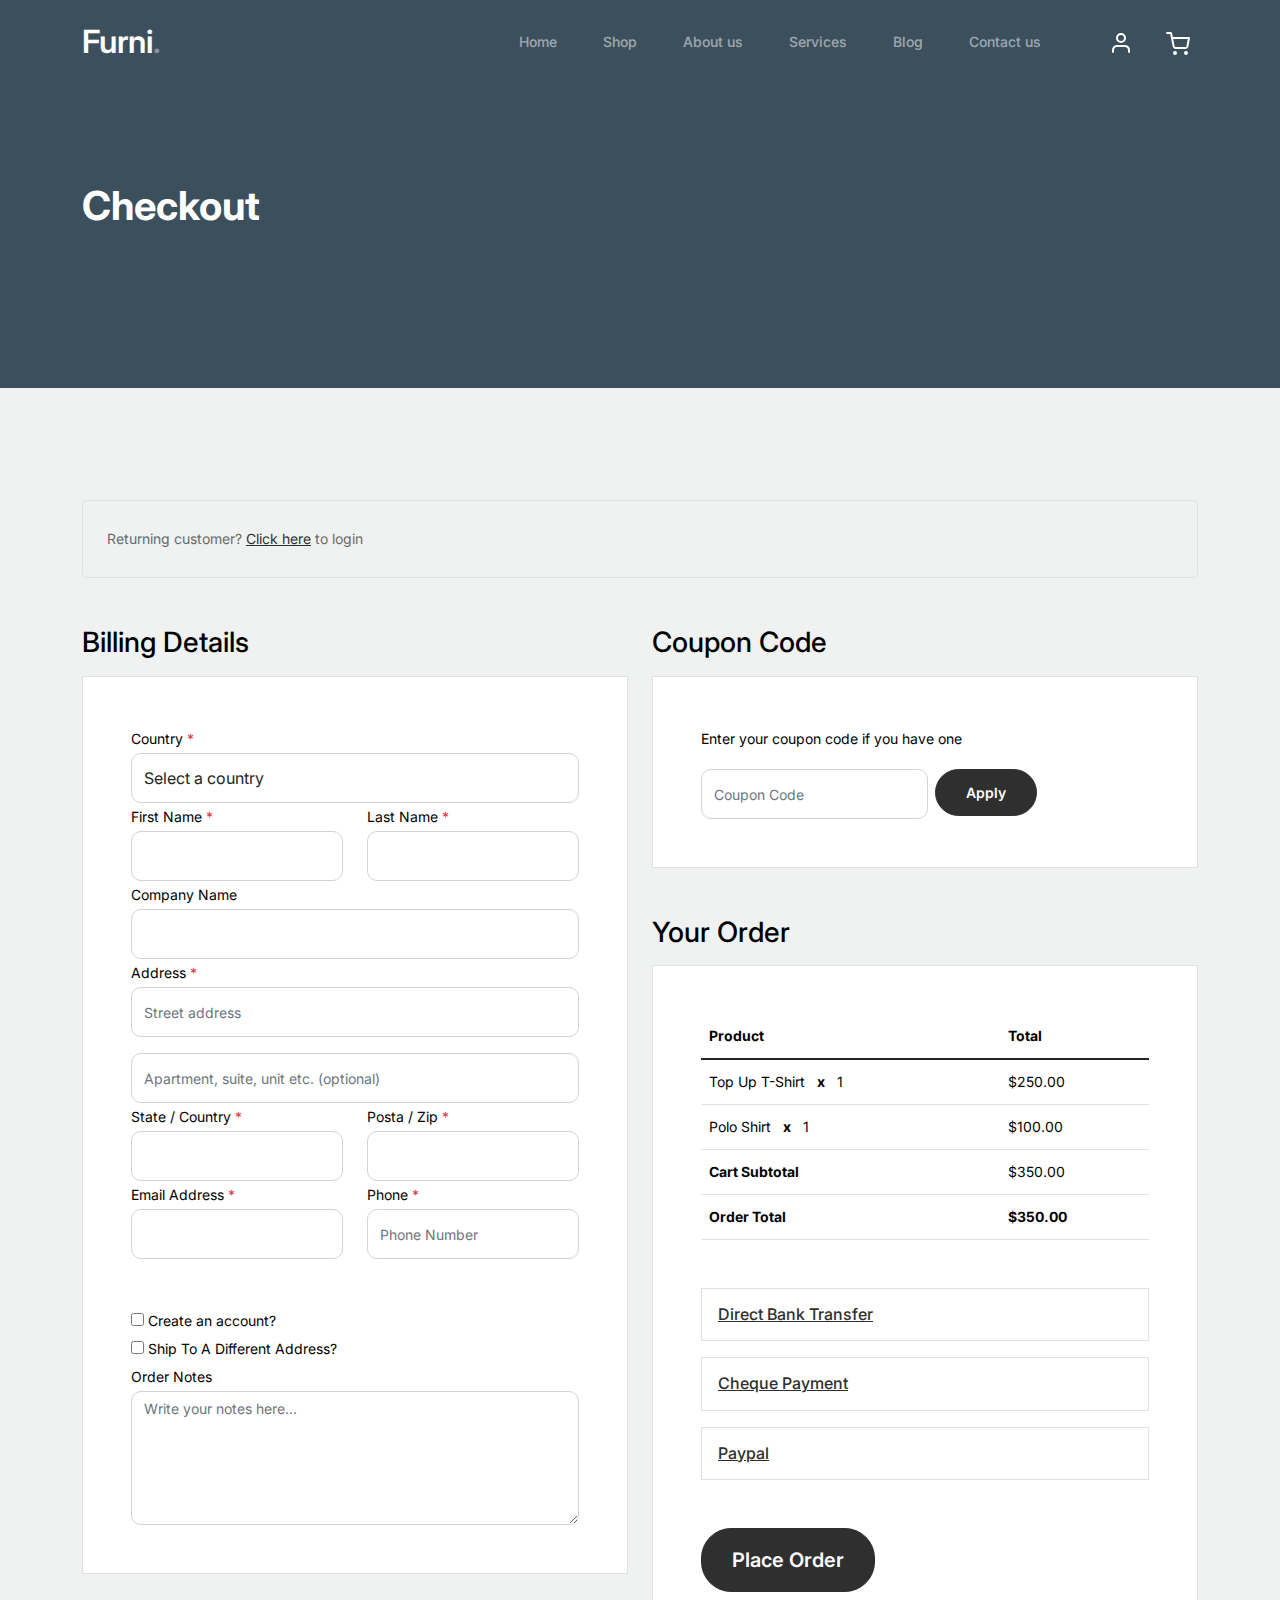
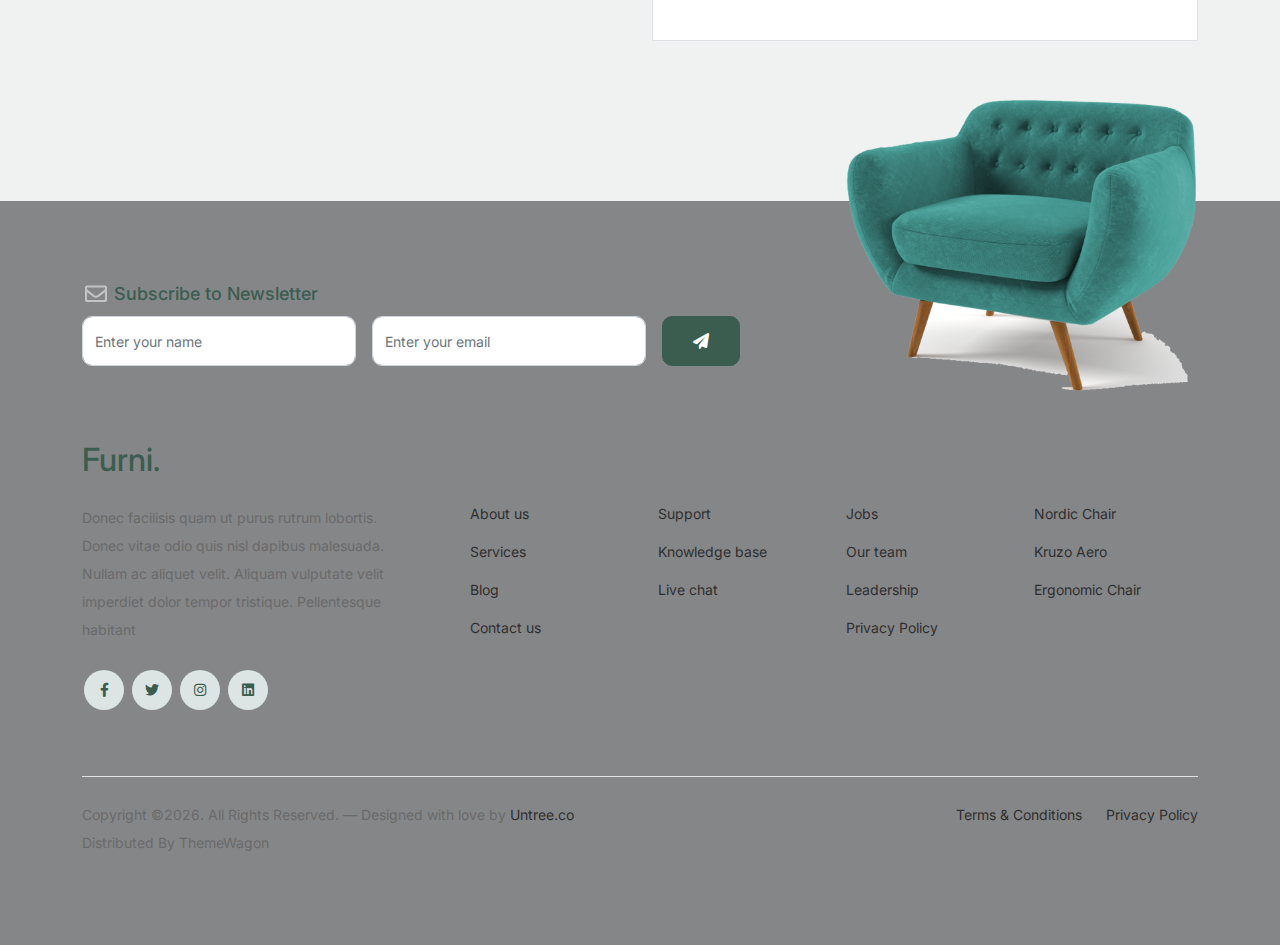
<file: checkout.html>
<!-- /*
* Bootstrap 5
* Template Name: Furni
* Template Author: Untree.co
* Template URI: https://untree.co/
* License: https://creativecommons.org/licenses/by/3.0/
*/ -->
<!doctype html>
<html lang="en">
<head>
  <meta charset="utf-8">
  <meta name="viewport" content="width=device-width, initial-scale=1, shrink-to-fit=no">
  <meta name="author" content="Untree.co">
  <link rel="shortcut icon" href="favicon.png">

  <meta name="description" content="" />
  <meta name="keywords" content="bootstrap, bootstrap4" />

		<!-- Bootstrap CSS -->
		<link href="css/bootstrap.min.css" rel="stylesheet">
		<link href="https://cdnjs.cloudflare.com/ajax/libs/font-awesome/6.0.0-beta3/css/all.min.css" rel="stylesheet">
		<link href="css/tiny-slider.css" rel="stylesheet">
		<link href="css/style.css" rel="stylesheet">
		<title>Furni Free Bootstrap 5 Template for Furniture and Interior Design Websites by Untree.co </title>
	</head>

	<body>

		<!-- Start Header/Navigation -->
		<nav class="custom-navbar navbar navbar navbar-expand-md navbar-dark bg-dark" arial-label="Furni navigation bar">

			<div class="container">
				<a class="navbar-brand" href="index.html">Furni<span>.</span></a>

				<button class="navbar-toggler" type="button" data-bs-toggle="collapse" data-bs-target="#navbarsFurni" aria-controls="navbarsFurni" aria-expanded="false" aria-label="Toggle navigation">
					<span class="navbar-toggler-icon"></span>
				</button>

				<div class="collapse navbar-collapse" id="navbarsFurni">
					<ul class="custom-navbar-nav navbar-nav ms-auto mb-2 mb-md-0">
						<li class="nav-item ">
							<a class="nav-link" href="index.html">Home</a>
						</li>
						<li><a class="nav-link" href="shop.html">Shop</a></li>
						<li><a class="nav-link" href="about.html">About us</a></li>
						<li><a class="nav-link" href="services.html">Services</a></li>
						<li><a class="nav-link" href="blog.html">Blog</a></li>
						<li><a class="nav-link" href="contact.html">Contact us</a></li>
					</ul>

					<ul class="custom-navbar-cta navbar-nav mb-2 mb-md-0 ms-5">
						<li><a class="nav-link" href="#"><img src="images/user.svg"></a></li>
						<li><a class="nav-link" href="cart.html"><img src="images/cart.svg"></a></li>
					</ul>
				</div>
			</div>
				
		</nav>
		<!-- End Header/Navigation -->

		<!-- Start Hero Section -->
			<div class="hero">
				<div class="container">
					<div class="row justify-content-between">
						<div class="col-lg-5">
							<div class="intro-excerpt">
								<h1>Checkout</h1>
							</div>
						</div>
						<div class="col-lg-7">
							
						</div>
					</div>
				</div>
			</div>
		<!-- End Hero Section -->

		<div class="untree_co-section">
		    <div class="container">
		      <div class="row mb-5">
		        <div class="col-md-12">
		          <div class="border p-4 rounded" role="alert">
		            Returning customer? <a href="#">Click here</a> to login
		          </div>
		        </div>
		      </div>
		      <div class="row">
		        <div class="col-md-6 mb-5 mb-md-0">
		          <h2 class="h3 mb-3 text-black">Billing Details</h2>
		          <div class="p-3 p-lg-5 border bg-white">
		            <div class="form-group">
		              <label for="c_country" class="text-black">Country <span class="text-danger">*</span></label>
		              <select id="c_country" class="form-control">
		                <option value="1">Select a country</option>    
		                <option value="2">bangladesh</option>    
		                <option value="3">Algeria</option>    
		                <option value="4">Afghanistan</option>    
		                <option value="5">Ghana</option>    
		                <option value="6">Albania</option>    
		                <option value="7">Bahrain</option>    
		                <option value="8">Colombia</option>    
		                <option value="9">Dominican Republic</option>    
		              </select>
		            </div>
		            <div class="form-group row">
		              <div class="col-md-6">
		                <label for="c_fname" class="text-black">First Name <span class="text-danger">*</span></label>
		                <input type="text" class="form-control" id="c_fname" name="c_fname">
		              </div>
		              <div class="col-md-6">
		                <label for="c_lname" class="text-black">Last Name <span class="text-danger">*</span></label>
		                <input type="text" class="form-control" id="c_lname" name="c_lname">
		              </div>
		            </div>

		            <div class="form-group row">
		              <div class="col-md-12">
		                <label for="c_companyname" class="text-black">Company Name </label>
		                <input type="text" class="form-control" id="c_companyname" name="c_companyname">
		              </div>
		            </div>

		            <div class="form-group row">
		              <div class="col-md-12">
		                <label for="c_address" class="text-black">Address <span class="text-danger">*</span></label>
		                <input type="text" class="form-control" id="c_address" name="c_address" placeholder="Street address">
		              </div>
		            </div>

		            <div class="form-group mt-3">
		              <input type="text" class="form-control" placeholder="Apartment, suite, unit etc. (optional)">
		            </div>

		            <div class="form-group row">
		              <div class="col-md-6">
		                <label for="c_state_country" class="text-black">State / Country <span class="text-danger">*</span></label>
		                <input type="text" class="form-control" id="c_state_country" name="c_state_country">
		              </div>
		              <div class="col-md-6">
		                <label for="c_postal_zip" class="text-black">Posta / Zip <span class="text-danger">*</span></label>
		                <input type="text" class="form-control" id="c_postal_zip" name="c_postal_zip">
		              </div>
		            </div>

		            <div class="form-group row mb-5">
		              <div class="col-md-6">
		                <label for="c_email_address" class="text-black">Email Address <span class="text-danger">*</span></label>
		                <input type="text" class="form-control" id="c_email_address" name="c_email_address">
		              </div>
		              <div class="col-md-6">
		                <label for="c_phone" class="text-black">Phone <span class="text-danger">*</span></label>
		                <input type="text" class="form-control" id="c_phone" name="c_phone" placeholder="Phone Number">
		              </div>
		            </div>

		            <div class="form-group">
		              <label for="c_create_account" class="text-black" data-bs-toggle="collapse" href="#create_an_account" role="button" aria-expanded="false" aria-controls="create_an_account"><input type="checkbox" value="1" id="c_create_account"> Create an account?</label>
		              <div class="collapse" id="create_an_account">
		                <div class="py-2 mb-4">
		                  <p class="mb-3">Create an account by entering the information below. If you are a returning customer please login at the top of the page.</p>
		                  <div class="form-group">
		                    <label for="c_account_password" class="text-black">Account Password</label>
		                    <input type="email" class="form-control" id="c_account_password" name="c_account_password" placeholder="">
		                  </div>
		                </div>
		              </div>
		            </div>


		            <div class="form-group">
		              <label for="c_ship_different_address" class="text-black" data-bs-toggle="collapse" href="#ship_different_address" role="button" aria-expanded="false" aria-controls="ship_different_address"><input type="checkbox" value="1" id="c_ship_different_address"> Ship To A Different Address?</label>
		              <div class="collapse" id="ship_different_address">
		                <div class="py-2">

		                  <div class="form-group">
		                    <label for="c_diff_country" class="text-black">Country <span class="text-danger">*</span></label>
		                    <select id="c_diff_country" class="form-control">
		                      <option value="1">Select a country</option>    
		                      <option value="2">bangladesh</option>    
		                      <option value="3">Algeria</option>    
		                      <option value="4">Afghanistan</option>    
		                      <option value="5">Ghana</option>    
		                      <option value="6">Albania</option>    
		                      <option value="7">Bahrain</option>    
		                      <option value="8">Colombia</option>    
		                      <option value="9">Dominican Republic</option>    
		                    </select>
		                  </div>


		                  <div class="form-group row">
		                    <div class="col-md-6">
		                      <label for="c_diff_fname" class="text-black">First Name <span class="text-danger">*</span></label>
		                      <input type="text" class="form-control" id="c_diff_fname" name="c_diff_fname">
		                    </div>
		                    <div class="col-md-6">
		                      <label for="c_diff_lname" class="text-black">Last Name <span class="text-danger">*</span></label>
		                      <input type="text" class="form-control" id="c_diff_lname" name="c_diff_lname">
		                    </div>
		                  </div>

		                  <div class="form-group row">
		                    <div class="col-md-12">
		                      <label for="c_diff_companyname" class="text-black">Company Name </label>
		                      <input type="text" class="form-control" id="c_diff_companyname" name="c_diff_companyname">
		                    </div>
		                  </div>

		                  <div class="form-group row  mb-3">
		                    <div class="col-md-12">
		                      <label for="c_diff_address" class="text-black">Address <span class="text-danger">*</span></label>
		                      <input type="text" class="form-control" id="c_diff_address" name="c_diff_address" placeholder="Street address">
		                    </div>
		                  </div>

		                  <div class="form-group">
		                    <input type="text" class="form-control" placeholder="Apartment, suite, unit etc. (optional)">
		                  </div>

		                  <div class="form-group row">
		                    <div class="col-md-6">
		                      <label for="c_diff_state_country" class="text-black">State / Country <span class="text-danger">*</span></label>
		                      <input type="text" class="form-control" id="c_diff_state_country" name="c_diff_state_country">
		                    </div>
		                    <div class="col-md-6">
		                      <label for="c_diff_postal_zip" class="text-black">Posta / Zip <span class="text-danger">*</span></label>
		                      <input type="text" class="form-control" id="c_diff_postal_zip" name="c_diff_postal_zip">
		                    </div>
		                  </div>

		                  <div class="form-group row mb-5">
		                    <div class="col-md-6">
		                      <label for="c_diff_email_address" class="text-black">Email Address <span class="text-danger">*</span></label>
		                      <input type="text" class="form-control" id="c_diff_email_address" name="c_diff_email_address">
		                    </div>
		                    <div class="col-md-6">
		                      <label for="c_diff_phone" class="text-black">Phone <span class="text-danger">*</span></label>
		                      <input type="text" class="form-control" id="c_diff_phone" name="c_diff_phone" placeholder="Phone Number">
		                    </div>
		                  </div>

		                </div>

		              </div>
		            </div>

		            <div class="form-group">
		              <label for="c_order_notes" class="text-black">Order Notes</label>
		              <textarea name="c_order_notes" id="c_order_notes" cols="30" rows="5" class="form-control" placeholder="Write your notes here..."></textarea>
		            </div>

		          </div>
		        </div>
		        <div class="col-md-6">

		          <div class="row mb-5">
		            <div class="col-md-12">
		              <h2 class="h3 mb-3 text-black">Coupon Code</h2>
		              <div class="p-3 p-lg-5 border bg-white">

		                <label for="c_code" class="text-black mb-3">Enter your coupon code if you have one</label>
		                <div class="input-group w-75 couponcode-wrap">
		                  <input type="text" class="form-control me-2" id="c_code" placeholder="Coupon Code" aria-label="Coupon Code" aria-describedby="button-addon2">
		                  <div class="input-group-append">
		                    <button class="btn btn-black btn-sm" type="button" id="button-addon2">Apply</button>
		                  </div>
		                </div>

		              </div>
		            </div>
		          </div>

		          <div class="row mb-5">
		            <div class="col-md-12">
		              <h2 class="h3 mb-3 text-black">Your Order</h2>
		              <div class="p-3 p-lg-5 border bg-white">
		                <table class="table site-block-order-table mb-5">
		                  <thead>
		                    <th>Product</th>
		                    <th>Total</th>
		                  </thead>
		                  <tbody>
		                    <tr>
		                      <td>Top Up T-Shirt <strong class="mx-2">x</strong> 1</td>
		                      <td>$250.00</td>
		                    </tr>
		                    <tr>
		                      <td>Polo Shirt <strong class="mx-2">x</strong>   1</td>
		                      <td>$100.00</td>
		                    </tr>
		                    <tr>
		                      <td class="text-black font-weight-bold"><strong>Cart Subtotal</strong></td>
		                      <td class="text-black">$350.00</td>
		                    </tr>
		                    <tr>
		                      <td class="text-black font-weight-bold"><strong>Order Total</strong></td>
		                      <td class="text-black font-weight-bold"><strong>$350.00</strong></td>
		                    </tr>
		                  </tbody>
		                </table>

		                <div class="border p-3 mb-3">
		                  <h3 class="h6 mb-0"><a class="d-block" data-bs-toggle="collapse" href="#collapsebank" role="button" aria-expanded="false" aria-controls="collapsebank">Direct Bank Transfer</a></h3>

		                  <div class="collapse" id="collapsebank">
		                    <div class="py-2">
		                      <p class="mb-0">Make your payment directly into our bank account. Please use your Order ID as the payment reference. Your order won’t be shipped until the funds have cleared in our account.</p>
		                    </div>
		                  </div>
		                </div>

		                <div class="border p-3 mb-3">
		                  <h3 class="h6 mb-0"><a class="d-block" data-bs-toggle="collapse" href="#collapsecheque" role="button" aria-expanded="false" aria-controls="collapsecheque">Cheque Payment</a></h3>

		                  <div class="collapse" id="collapsecheque">
		                    <div class="py-2">
		                      <p class="mb-0">Make your payment directly into our bank account. Please use your Order ID as the payment reference. Your order won’t be shipped until the funds have cleared in our account.</p>
		                    </div>
		                  </div>
		                </div>

		                <div class="border p-3 mb-5">
		                  <h3 class="h6 mb-0"><a class="d-block" data-bs-toggle="collapse" href="#collapsepaypal" role="button" aria-expanded="false" aria-controls="collapsepaypal">Paypal</a></h3>

		                  <div class="collapse" id="collapsepaypal">
		                    <div class="py-2">
		                      <p class="mb-0">Make your payment directly into our bank account. Please use your Order ID as the payment reference. Your order won’t be shipped until the funds have cleared in our account.</p>
		                    </div>
		                  </div>
		                </div>

		                <div class="form-group">
		                  <button class="btn btn-black btn-lg py-3 btn-block" onclick="window.location='thankyou.html'">Place Order</button>
		                </div>

		              </div>
		            </div>
		          </div>

		        </div>
		      </div>
		      <!-- </form> -->
		    </div>
		  </div>

		<!-- Start Footer Section -->
		<footer class="footer-section">
			<div class="container relative">

				<div class="sofa-img">
					<img src="images/sofa.png" alt="Image" class="img-fluid">
				</div>

				<div class="row">
					<div class="col-lg-8">
						<div class="subscription-form">
							<h3 class="d-flex align-items-center"><span class="me-1"><img src="images/envelope-outline.svg" alt="Image" class="img-fluid"></span><span>Subscribe to Newsletter</span></h3>

							<form action="#" class="row g-3">
								<div class="col-auto">
									<input type="text" class="form-control" placeholder="Enter your name">
								</div>
								<div class="col-auto">
									<input type="email" class="form-control" placeholder="Enter your email">
								</div>
								<div class="col-auto">
									<button class="btn btn-primary">
										<span class="fa fa-paper-plane"></span>
									</button>
								</div>
							</form>

						</div>
					</div>
				</div>

				<div class="row g-5 mb-5">
					<div class="col-lg-4">
						<div class="mb-4 footer-logo-wrap"><a href="#" class="footer-logo">Furni<span>.</span></a></div>
						<p class="mb-4">Donec facilisis quam ut purus rutrum lobortis. Donec vitae odio quis nisl dapibus malesuada. Nullam ac aliquet velit. Aliquam vulputate velit imperdiet dolor tempor tristique. Pellentesque habitant</p>

						<ul class="list-unstyled custom-social">
							<li><a href="#"><span class="fa fa-brands fa-facebook-f"></span></a></li>
							<li><a href="#"><span class="fa fa-brands fa-twitter"></span></a></li>
							<li><a href="#"><span class="fa fa-brands fa-instagram"></span></a></li>
							<li><a href="#"><span class="fa fa-brands fa-linkedin"></span></a></li>
						</ul>
					</div>

					<div class="col-lg-8">
						<div class="row links-wrap">
							<div class="col-6 col-sm-6 col-md-3">
								<ul class="list-unstyled">
									<li><a href="#">About us</a></li>
									<li><a href="#">Services</a></li>
									<li><a href="#">Blog</a></li>
									<li><a href="#">Contact us</a></li>
								</ul>
							</div>

							<div class="col-6 col-sm-6 col-md-3">
								<ul class="list-unstyled">
									<li><a href="#">Support</a></li>
									<li><a href="#">Knowledge base</a></li>
									<li><a href="#">Live chat</a></li>
								</ul>
							</div>

							<div class="col-6 col-sm-6 col-md-3">
								<ul class="list-unstyled">
									<li><a href="#">Jobs</a></li>
									<li><a href="#">Our team</a></li>
									<li><a href="#">Leadership</a></li>
									<li><a href="#">Privacy Policy</a></li>
								</ul>
							</div>

							<div class="col-6 col-sm-6 col-md-3">
								<ul class="list-unstyled">
									<li><a href="#">Nordic Chair</a></li>
									<li><a href="#">Kruzo Aero</a></li>
									<li><a href="#">Ergonomic Chair</a></li>
								</ul>
							</div>
						</div>
					</div>

				</div>

				<div class="border-top copyright">
					<div class="row pt-4">
						<div class="col-lg-6">
							<p class="mb-2 text-center text-lg-start">Copyright &copy;<script>document.write(new Date().getFullYear());</script>. All Rights Reserved. &mdash; Designed with love by <a href="https://untree.co">Untree.co</a> Distributed By <a hreff="https://themewagon.com">ThemeWagon</a>  <!-- License information: https://untree.co/license/ -->
            </p>
						</div>

						<div class="col-lg-6 text-center text-lg-end">
							<ul class="list-unstyled d-inline-flex ms-auto">
								<li class="me-4"><a href="#">Terms &amp; Conditions</a></li>
								<li><a href="#">Privacy Policy</a></li>
							</ul>
						</div>

					</div>
				</div>

			</div>
		</footer>
		<!-- End Footer Section -->	


		<script src="js/bootstrap.bundle.min.js"></script>
		<script src="js/tiny-slider.js"></script>
		<script src="js/custom.js"></script>
	</body>

</html>
</file>
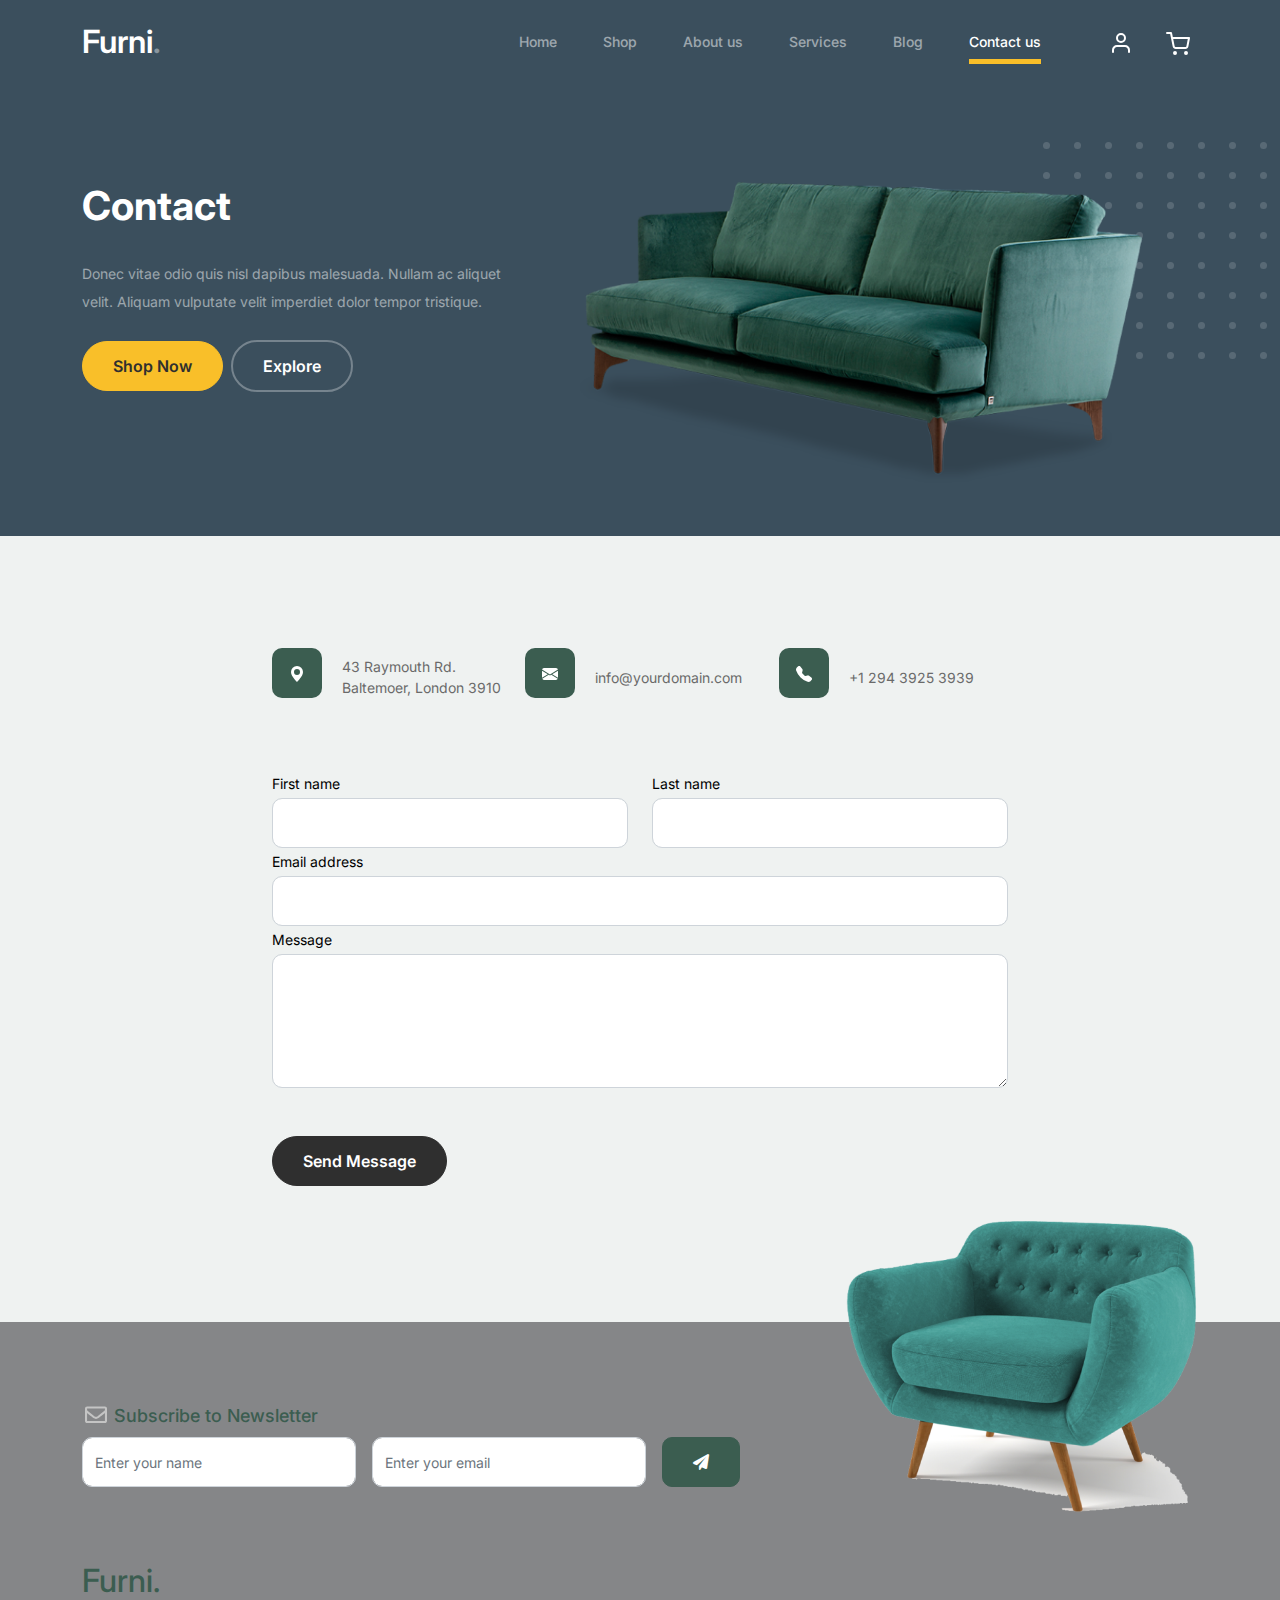
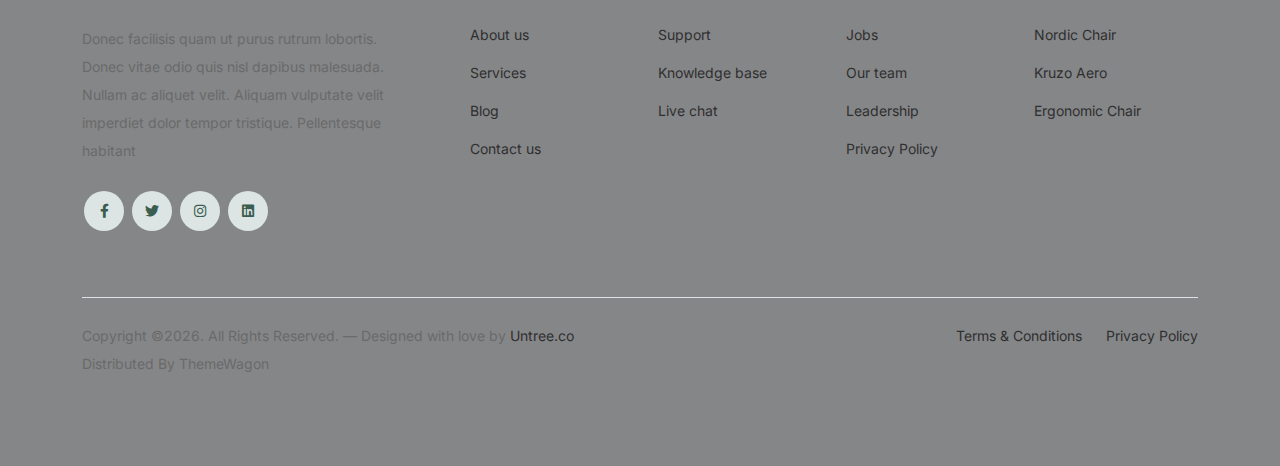
<file: contact.html>
<!-- /*
* Bootstrap 5
* Template Name: Furni
* Template Author: Untree.co
* Template URI: https://untree.co/
* License: https://creativecommons.org/licenses/by/3.0/
*/ -->
<!doctype html>
<html lang="en">
<head>
  <meta charset="utf-8">
  <meta name="viewport" content="width=device-width, initial-scale=1, shrink-to-fit=no">
  <meta name="author" content="Untree.co">
  <link rel="shortcut icon" href="favicon.png">

  <meta name="description" content="" />
  <meta name="keywords" content="bootstrap, bootstrap4" />

		<!-- Bootstrap CSS -->
		<link href="css/bootstrap.min.css" rel="stylesheet">
		<link href="https://cdnjs.cloudflare.com/ajax/libs/font-awesome/6.0.0-beta3/css/all.min.css" rel="stylesheet">
		<link href="css/tiny-slider.css" rel="stylesheet">
		<link href="css/style.css" rel="stylesheet">
		<title>Furni Free Bootstrap 5 Template for Furniture and Interior Design Websites by Untree.co </title>
	</head>

	<body>

		<!-- Start Header/Navigation -->
		<nav class="custom-navbar navbar navbar navbar-expand-md navbar-dark bg-dark" arial-label="Furni navigation bar">

			<div class="container">
				<a class="navbar-brand" href="index.html">Furni<span>.</span></a>

				<button class="navbar-toggler" type="button" data-bs-toggle="collapse" data-bs-target="#navbarsFurni" aria-controls="navbarsFurni" aria-expanded="false" aria-label="Toggle navigation">
					<span class="navbar-toggler-icon"></span>
				</button>

				<div class="collapse navbar-collapse" id="navbarsFurni">
					<ul class="custom-navbar-nav navbar-nav ms-auto mb-2 mb-md-0">
						<li class="nav-item">
							<a class="nav-link" href="index.html">Home</a>
						</li>
						<li><a class="nav-link" href="shop.html">Shop</a></li>
						<li><a class="nav-link" href="about.html">About us</a></li>
						<li><a class="nav-link" href="services.html">Services</a></li>
						<li><a class="nav-link" href="blog.html">Blog</a></li>
						<li class="active"><a class="nav-link" href="contact.html">Contact us</a></li>
					</ul>

					<ul class="custom-navbar-cta navbar-nav mb-2 mb-md-0 ms-5">
						<li><a class="nav-link" href="#"><img src="images/user.svg"></a></li>
						<li><a class="nav-link" href="cart.html"><img src="images/cart.svg"></a></li>
					</ul>
				</div>
			</div>
				
		</nav>
		<!-- End Header/Navigation -->

		<!-- Start Hero Section -->
			<div class="hero">
				<div class="container">
					<div class="row justify-content-between">
						<div class="col-lg-5">
							<div class="intro-excerpt">
								<h1>Contact</h1>
								<p class="mb-4">Donec vitae odio quis nisl dapibus malesuada. Nullam ac aliquet velit. Aliquam vulputate velit imperdiet dolor tempor tristique.</p>
								<p><a href="" class="btn btn-secondary me-2">Shop Now</a><a href="#" class="btn btn-white-outline">Explore</a></p>
							</div>
						</div>
						<div class="col-lg-7">
							<div class="hero-img-wrap">
								<img src="images/couch.png" class="img-fluid">
							</div>
						</div>
					</div>
				</div>
			</div>
		<!-- End Hero Section -->

		
		<!-- Start Contact Form -->
		<div class="untree_co-section">
      <div class="container">

        <div class="block">
          <div class="row justify-content-center">


            <div class="col-md-8 col-lg-8 pb-4">


              <div class="row mb-5">
                <div class="col-lg-4">
                  <div  class="service no-shadow align-items-center link horizontal d-flex active" data-aos="fade-left" data-aos-delay="0">
                    <div class="service-icon color-1 mb-4">
                      <svg xmlns="http://www.w3.org/2000/svg" width="16" height="16" fill="currentColor" class="bi bi-geo-alt-fill" viewBox="0 0 16 16">
                        <path d="M8 16s6-5.686 6-10A6 6 0 0 0 2 6c0 4.314 6 10 6 10zm0-7a3 3 0 1 1 0-6 3 3 0 0 1 0 6z"/>
                      </svg>
                    </div> <!-- /.icon -->
                    <div class="service-contents">
                      <p>43 Raymouth Rd. Baltemoer, London 3910</p>
                    </div> <!-- /.service-contents-->
                  </div> <!-- /.service -->
                </div>

                <div class="col-lg-4">
                  <div  class="service no-shadow align-items-center link horizontal d-flex active" data-aos="fade-left" data-aos-delay="0">
                    <div class="service-icon color-1 mb-4">
                      <svg xmlns="http://www.w3.org/2000/svg" width="16" height="16" fill="currentColor" class="bi bi-envelope-fill" viewBox="0 0 16 16">
                        <path d="M.05 3.555A2 2 0 0 1 2 2h12a2 2 0 0 1 1.95 1.555L8 8.414.05 3.555zM0 4.697v7.104l5.803-3.558L0 4.697zM6.761 8.83l-6.57 4.027A2 2 0 0 0 2 14h12a2 2 0 0 0 1.808-1.144l-6.57-4.027L8 9.586l-1.239-.757zm3.436-.586L16 11.801V4.697l-5.803 3.546z"/>
                      </svg>
                    </div> <!-- /.icon -->
                    <div class="service-contents">
                      <p>info@yourdomain.com</p>
                    </div> <!-- /.service-contents-->
                  </div> <!-- /.service -->
                </div>

                <div class="col-lg-4">
                  <div  class="service no-shadow align-items-center link horizontal d-flex active" data-aos="fade-left" data-aos-delay="0">
                    <div class="service-icon color-1 mb-4">
                      <svg xmlns="http://www.w3.org/2000/svg" width="16" height="16" fill="currentColor" class="bi bi-telephone-fill" viewBox="0 0 16 16">
                        <path fill-rule="evenodd" d="M1.885.511a1.745 1.745 0 0 1 2.61.163L6.29 2.98c.329.423.445.974.315 1.494l-.547 2.19a.678.678 0 0 0 .178.643l2.457 2.457a.678.678 0 0 0 .644.178l2.189-.547a1.745 1.745 0 0 1 1.494.315l2.306 1.794c.829.645.905 1.87.163 2.611l-1.034 1.034c-.74.74-1.846 1.065-2.877.702a18.634 18.634 0 0 1-7.01-4.42 18.634 18.634 0 0 1-4.42-7.009c-.362-1.03-.037-2.137.703-2.877L1.885.511z"/>
                      </svg>
                    </div> <!-- /.icon -->
                    <div class="service-contents">
                      <p>+1 294 3925 3939</p>
                    </div> <!-- /.service-contents-->
                  </div> <!-- /.service -->
                </div>
              </div>

              <form>
                <div class="row">
                  <div class="col-6">
                    <div class="form-group">
                      <label class="text-black" for="fname">First name</label>
                      <input type="text" class="form-control" id="fname">
                    </div>
                  </div>
                  <div class="col-6">
                    <div class="form-group">
                      <label class="text-black" for="lname">Last name</label>
                      <input type="text" class="form-control" id="lname">
                    </div>
                  </div>
                </div>
                <div class="form-group">
                  <label class="text-black" for="email">Email address</label>
                  <input type="email" class="form-control" id="email">
                </div>

                <div class="form-group mb-5">
                  <label class="text-black" for="message">Message</label>
                  <textarea name="" class="form-control" id="message" cols="30" rows="5"></textarea>
                </div>

                <button type="submit" class="btn btn-primary-hover-outline">Send Message</button>
              </form>

            </div>

          </div>

        </div>

      </div>


    </div>
  </div>

  <!-- End Contact Form -->

		

		<!-- Start Footer Section -->
		<footer class="footer-section">
			<div class="container relative">

				<div class="sofa-img">
					<img src="images/sofa.png" alt="Image" class="img-fluid">
				</div>

				<div class="row">
					<div class="col-lg-8">
						<div class="subscription-form">
							<h3 class="d-flex align-items-center"><span class="me-1"><img src="images/envelope-outline.svg" alt="Image" class="img-fluid"></span><span>Subscribe to Newsletter</span></h3>

							<form action="#" class="row g-3">
								<div class="col-auto">
									<input type="text" class="form-control" placeholder="Enter your name">
								</div>
								<div class="col-auto">
									<input type="email" class="form-control" placeholder="Enter your email">
								</div>
								<div class="col-auto">
									<button class="btn btn-primary">
										<span class="fa fa-paper-plane"></span>
									</button>
								</div>
							</form>

						</div>
					</div>
				</div>

				<div class="row g-5 mb-5">
					<div class="col-lg-4">
						<div class="mb-4 footer-logo-wrap"><a href="#" class="footer-logo">Furni<span>.</span></a></div>
						<p class="mb-4">Donec facilisis quam ut purus rutrum lobortis. Donec vitae odio quis nisl dapibus malesuada. Nullam ac aliquet velit. Aliquam vulputate velit imperdiet dolor tempor tristique. Pellentesque habitant</p>

						<ul class="list-unstyled custom-social">
							<li><a href="#"><span class="fa fa-brands fa-facebook-f"></span></a></li>
							<li><a href="#"><span class="fa fa-brands fa-twitter"></span></a></li>
							<li><a href="#"><span class="fa fa-brands fa-instagram"></span></a></li>
							<li><a href="#"><span class="fa fa-brands fa-linkedin"></span></a></li>
						</ul>
					</div>

					<div class="col-lg-8">
						<div class="row links-wrap">
							<div class="col-6 col-sm-6 col-md-3">
								<ul class="list-unstyled">
									<li><a href="#">About us</a></li>
									<li><a href="#">Services</a></li>
									<li><a href="#">Blog</a></li>
									<li><a href="#">Contact us</a></li>
								</ul>
							</div>

							<div class="col-6 col-sm-6 col-md-3">
								<ul class="list-unstyled">
									<li><a href="#">Support</a></li>
									<li><a href="#">Knowledge base</a></li>
									<li><a href="#">Live chat</a></li>
								</ul>
							</div>

							<div class="col-6 col-sm-6 col-md-3">
								<ul class="list-unstyled">
									<li><a href="#">Jobs</a></li>
									<li><a href="#">Our team</a></li>
									<li><a href="#">Leadership</a></li>
									<li><a href="#">Privacy Policy</a></li>
								</ul>
							</div>

							<div class="col-6 col-sm-6 col-md-3">
								<ul class="list-unstyled">
									<li><a href="#">Nordic Chair</a></li>
									<li><a href="#">Kruzo Aero</a></li>
									<li><a href="#">Ergonomic Chair</a></li>
								</ul>
							</div>
						</div>
					</div>

				</div>

				<div class="border-top copyright">
					<div class="row pt-4">
						<div class="col-lg-6">
							<p class="mb-2 text-center text-lg-start">Copyright &copy;<script>document.write(new Date().getFullYear());</script>. All Rights Reserved. &mdash; Designed with love by <a href="https://untree.co">Untree.co</a> Distributed By <a hreff="https://themewagon.com">ThemeWagon</a>  <!-- License information: https://untree.co/license/ -->
            </p>
						</div>

						<div class="col-lg-6 text-center text-lg-end">
							<ul class="list-unstyled d-inline-flex ms-auto">
								<li class="me-4"><a href="#">Terms &amp; Conditions</a></li>
								<li><a href="#">Privacy Policy</a></li>
							</ul>
						</div>

					</div>
				</div>

			</div>
		</footer>
		<!-- End Footer Section -->	


		<script src="js/bootstrap.bundle.min.js"></script>
		<script src="js/tiny-slider.js"></script>
		<script src="js/custom.js"></script>
	</body>

</html>
</file>
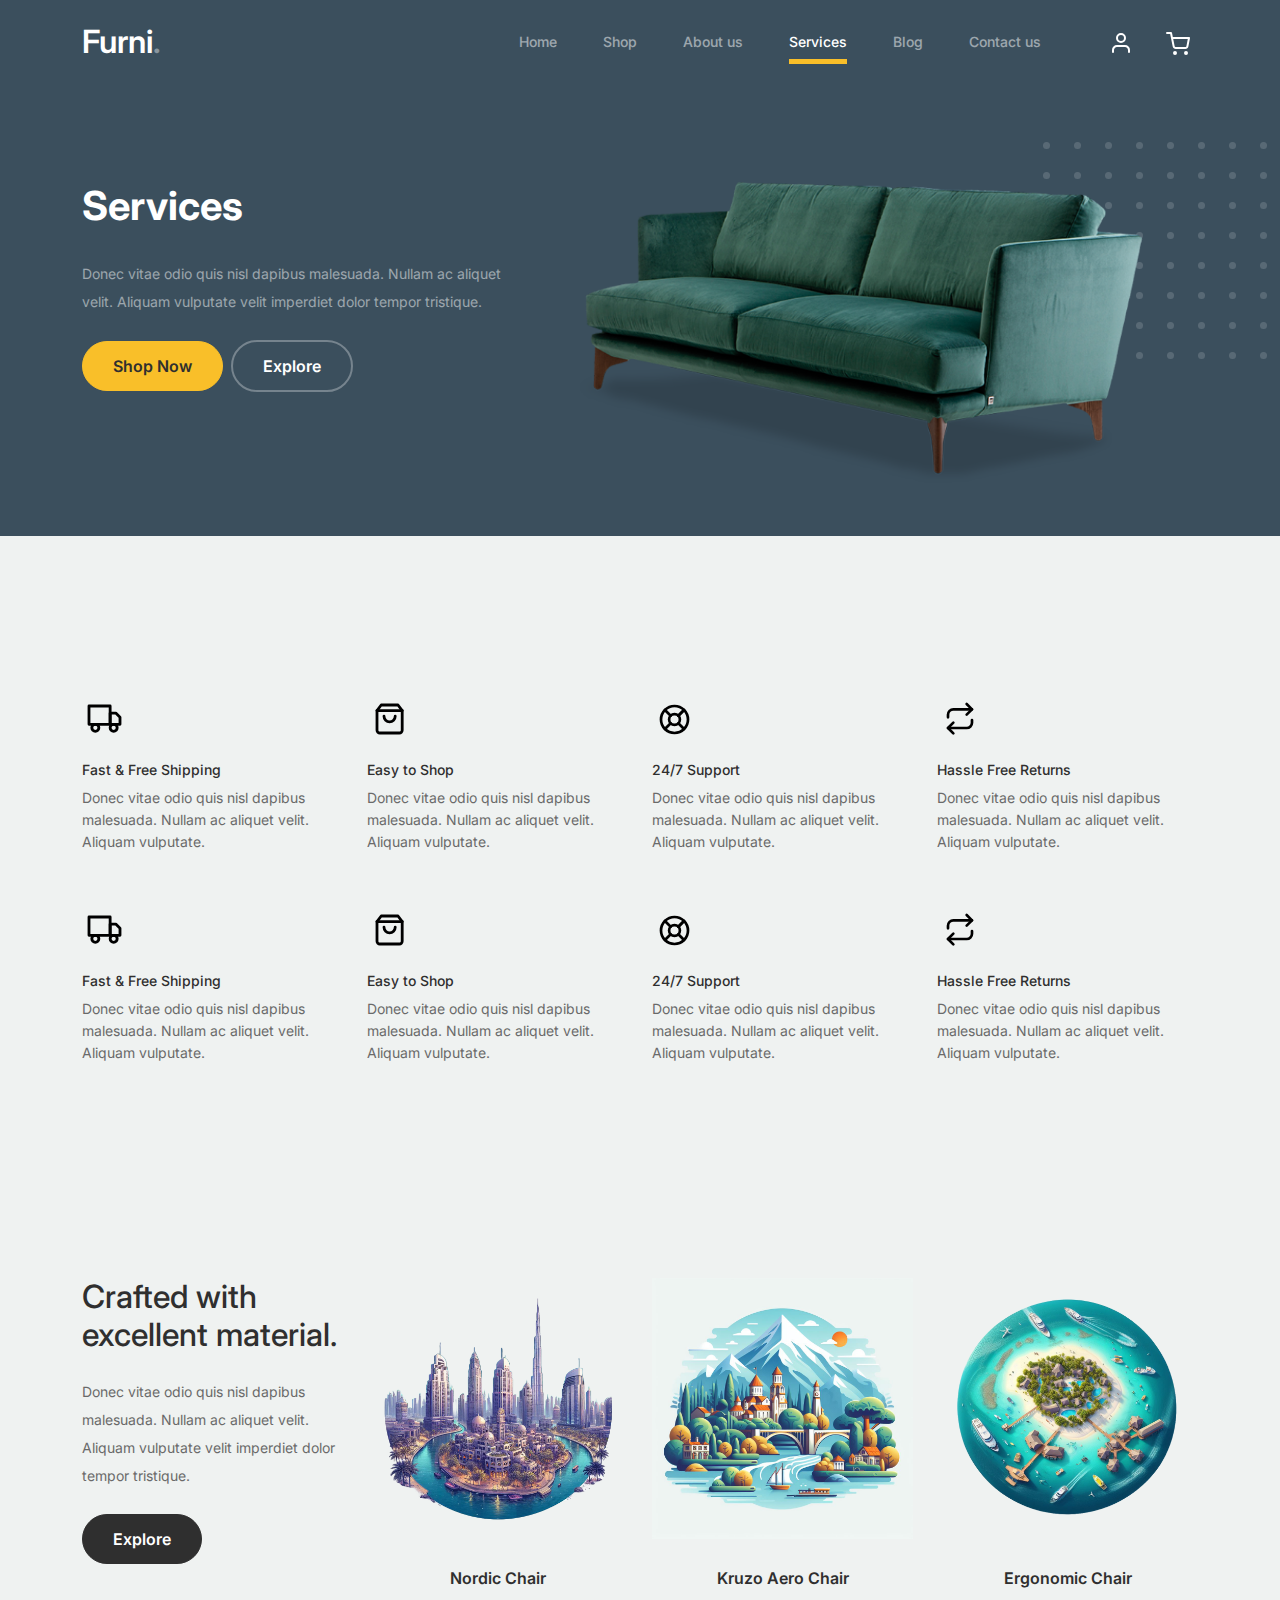
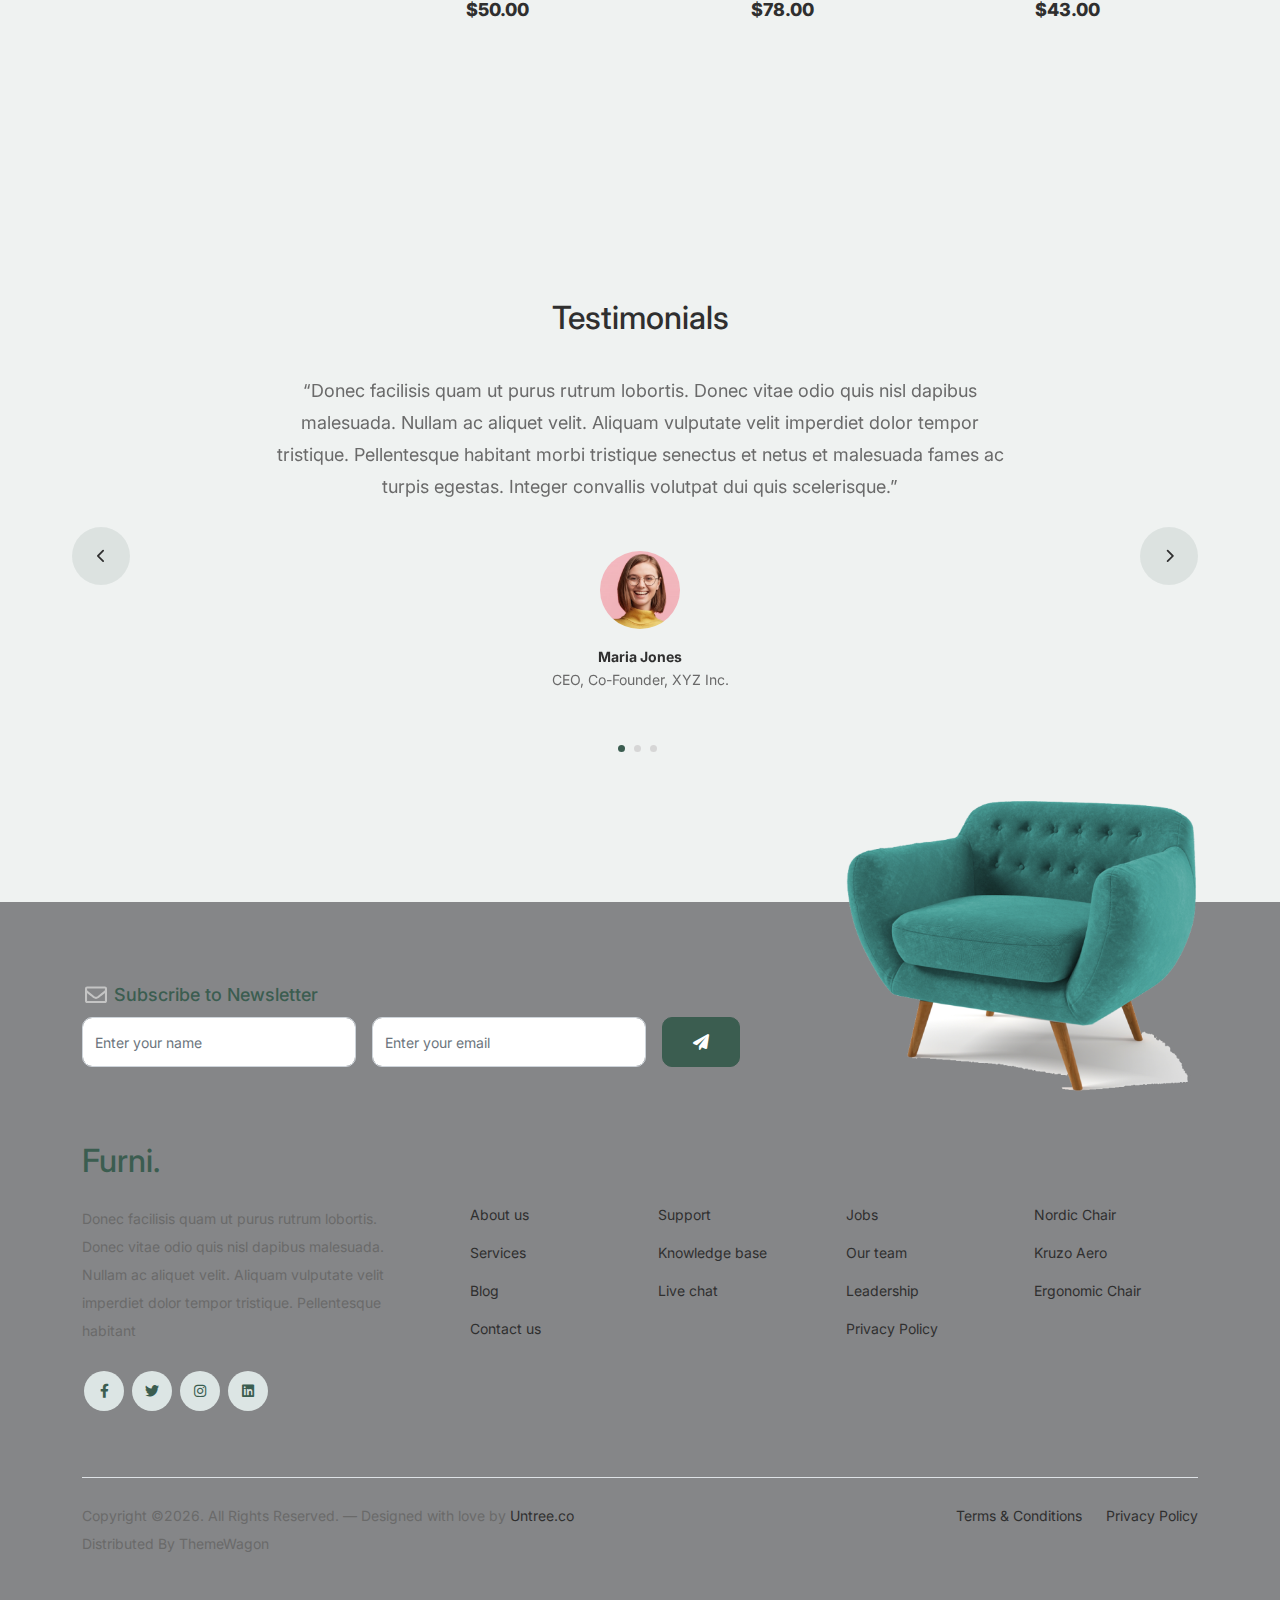
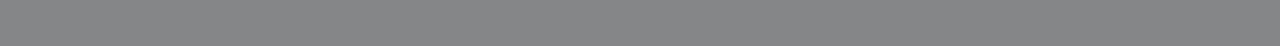
<file: services.html>
<!-- /*
* Bootstrap 5
* Template Name: Furni
* Template Author: Untree.co
* Template URI: https://untree.co/
* License: https://creativecommons.org/licenses/by/3.0/
*/ -->
<!doctype html>
<html lang="en">
<head>
  <meta charset="utf-8">
  <meta name="viewport" content="width=device-width, initial-scale=1, shrink-to-fit=no">
  <meta name="author" content="Untree.co">
  <link rel="shortcut icon" href="favicon.png">

  <meta name="description" content="" />
  <meta name="keywords" content="bootstrap, bootstrap4" />

		<!-- Bootstrap CSS -->
		<link href="css/bootstrap.min.css" rel="stylesheet">
		<link href="https://cdnjs.cloudflare.com/ajax/libs/font-awesome/6.0.0-beta3/css/all.min.css" rel="stylesheet">
		<link href="css/tiny-slider.css" rel="stylesheet">
		<link href="css/style.css" rel="stylesheet">
		<title>Furni Free Bootstrap 5 Template for Furniture and Interior Design Websites by Untree.co </title>
	</head>

	<body>

		<!-- Start Header/Navigation -->
		<nav class="custom-navbar navbar navbar navbar-expand-md navbar-dark bg-dark" arial-label="Furni navigation bar">

			<div class="container">
				<a class="navbar-brand" href="index.html">Furni<span>.</span></a>

				<button class="navbar-toggler" type="button" data-bs-toggle="collapse" data-bs-target="#navbarsFurni" aria-controls="navbarsFurni" aria-expanded="false" aria-label="Toggle navigation">
					<span class="navbar-toggler-icon"></span>
				</button>

				<div class="collapse navbar-collapse" id="navbarsFurni">
					<ul class="custom-navbar-nav navbar-nav ms-auto mb-2 mb-md-0">
						<li class="nav-item">
							<a class="nav-link" href="index.html">Home</a>
						</li>
						<li><a class="nav-link" href="shop.html">Shop</a></li>
						<li><a class="nav-link" href="about.html">About us</a></li>
						<li class="active"><a class="nav-link" href="services.html">Services</a></li>
						<li><a class="nav-link" href="blog.html">Blog</a></li>
						<li><a class="nav-link" href="contact.html">Contact us</a></li>
					</ul>

					<ul class="custom-navbar-cta navbar-nav mb-2 mb-md-0 ms-5">
						<li><a class="nav-link" href="#"><img src="images/user.svg"></a></li>
						<li><a class="nav-link" href="cart.html"><img src="images/cart.svg"></a></li>
					</ul>
				</div>
			</div>
				
		</nav>
		<!-- End Header/Navigation -->

		<!-- Start Hero Section -->
			<div class="hero">
				<div class="container">
					<div class="row justify-content-between">
						<div class="col-lg-5">
							<div class="intro-excerpt">
								<h1>Services</h1>
								<p class="mb-4">Donec vitae odio quis nisl dapibus malesuada. Nullam ac aliquet velit. Aliquam vulputate velit imperdiet dolor tempor tristique.</p>
								<p><a href="" class="btn btn-secondary me-2">Shop Now</a><a href="#" class="btn btn-white-outline">Explore</a></p>
							</div>
						</div>
						<div class="col-lg-7">
							<div class="hero-img-wrap">
								<img src="images/couch.png" class="img-fluid">
							</div>
						</div>
					</div>
				</div>
			</div>
		<!-- End Hero Section -->

		

		<!-- Start Why Choose Us Section -->
		<div class="why-choose-section">
			<div class="container">
				
				
				<div class="row my-5">
					<div class="col-6 col-md-6 col-lg-3 mb-4">
						<div class="feature">
							<div class="icon">
								<img src="images/truck.svg" alt="Image" class="imf-fluid">
							</div>
							<h3>Fast &amp; Free Shipping</h3>
							<p>Donec vitae odio quis nisl dapibus malesuada. Nullam ac aliquet velit. Aliquam vulputate.</p>
						</div>
					</div>

					<div class="col-6 col-md-6 col-lg-3 mb-4">
						<div class="feature">
							<div class="icon">
								<img src="images/bag.svg" alt="Image" class="imf-fluid">
							</div>
							<h3>Easy to Shop</h3>
							<p>Donec vitae odio quis nisl dapibus malesuada. Nullam ac aliquet velit. Aliquam vulputate.</p>
						</div>
					</div>

					<div class="col-6 col-md-6 col-lg-3 mb-4">
						<div class="feature">
							<div class="icon">
								<img src="images/support.svg" alt="Image" class="imf-fluid">
							</div>
							<h3>24/7 Support</h3>
							<p>Donec vitae odio quis nisl dapibus malesuada. Nullam ac aliquet velit. Aliquam vulputate.</p>
						</div>
					</div>

					<div class="col-6 col-md-6 col-lg-3 mb-4">
						<div class="feature">
							<div class="icon">
								<img src="images/return.svg" alt="Image" class="imf-fluid">
							</div>
							<h3>Hassle Free Returns</h3>
							<p>Donec vitae odio quis nisl dapibus malesuada. Nullam ac aliquet velit. Aliquam vulputate.</p>
						</div>
					</div>

					<div class="col-6 col-md-6 col-lg-3 mb-4">
						<div class="feature">
							<div class="icon">
								<img src="images/truck.svg" alt="Image" class="imf-fluid">
							</div>
							<h3>Fast &amp; Free Shipping</h3>
							<p>Donec vitae odio quis nisl dapibus malesuada. Nullam ac aliquet velit. Aliquam vulputate.</p>
						</div>
					</div>

					<div class="col-6 col-md-6 col-lg-3 mb-4">
						<div class="feature">
							<div class="icon">
								<img src="images/bag.svg" alt="Image" class="imf-fluid">
							</div>
							<h3>Easy to Shop</h3>
							<p>Donec vitae odio quis nisl dapibus malesuada. Nullam ac aliquet velit. Aliquam vulputate.</p>
						</div>
					</div>

					<div class="col-6 col-md-6 col-lg-3 mb-4">
						<div class="feature">
							<div class="icon">
								<img src="images/support.svg" alt="Image" class="imf-fluid">
							</div>
							<h3>24/7 Support</h3>
							<p>Donec vitae odio quis nisl dapibus malesuada. Nullam ac aliquet velit. Aliquam vulputate.</p>
						</div>
					</div>

					<div class="col-6 col-md-6 col-lg-3 mb-4">
						<div class="feature">
							<div class="icon">
								<img src="images/return.svg" alt="Image" class="imf-fluid">
							</div>
							<h3>Hassle Free Returns</h3>
							<p>Donec vitae odio quis nisl dapibus malesuada. Nullam ac aliquet velit. Aliquam vulputate.</p>
						</div>
					</div>

				</div>
			
			</div>
		</div>
		<!-- End Why Choose Us Section -->

		<!-- Start Product Section -->
		<div class="product-section pt-0">
			<div class="container">
				<div class="row">

					<!-- Start Column 1 -->
					<div class="col-md-12 col-lg-3 mb-5 mb-lg-0">
						<h2 class="mb-4 section-title">Crafted with excellent material.</h2>
						<p class="mb-4">Donec vitae odio quis nisl dapibus malesuada. Nullam ac aliquet velit. Aliquam vulputate velit imperdiet dolor tempor tristique. </p>
						<p><a href="#" class="btn">Explore</a></p>
					</div> 
					<!-- End Column 1 -->

					<!-- Start Column 2 -->
					<div class="col-12 col-md-4 col-lg-3 mb-5 mb-md-0">
						<a class="product-item" href="#">
							<img src="images/product-1.png" class="img-fluid product-thumbnail">
							<h3 class="product-title">Nordic Chair</h3>
							<strong class="product-price">$50.00</strong>

							<span class="icon-cross">
								<img src="images/cross.svg" class="img-fluid">
							</span>
						</a>
					</div> 
					<!-- End Column 2 -->

					<!-- Start Column 3 -->
					<div class="col-12 col-md-4 col-lg-3 mb-5 mb-md-0">
						<a class="product-item" href="#">
							<img src="images/product-2.png" class="img-fluid product-thumbnail">
							<h3 class="product-title">Kruzo Aero Chair</h3>
							<strong class="product-price">$78.00</strong>

							<span class="icon-cross">
								<img src="images/cross.svg" class="img-fluid">
							</span>
						</a>
					</div>
					<!-- End Column 3 -->

					<!-- Start Column 4 -->
					<div class="col-12 col-md-4 col-lg-3 mb-5 mb-md-0">
						<a class="product-item" href="#">
							<img src="images/product-3.png" class="img-fluid product-thumbnail">
							<h3 class="product-title">Ergonomic Chair</h3>
							<strong class="product-price">$43.00</strong>

							<span class="icon-cross">
								<img src="images/cross.svg" class="img-fluid">
							</span>
						</a>
					</div>
					<!-- End Column 4 -->

				</div>
			</div>
		</div>
		<!-- End Product Section -->

		

		<!-- Start Testimonial Slider -->
		<div class="testimonial-section before-footer-section">
			<div class="container">
				<div class="row">
					<div class="col-lg-7 mx-auto text-center">
						<h2 class="section-title">Testimonials</h2>
					</div>
				</div>

				<div class="row justify-content-center">
					<div class="col-lg-12">
						<div class="testimonial-slider-wrap text-center">

							<div id="testimonial-nav">
								<span class="prev" data-controls="prev"><span class="fa fa-chevron-left"></span></span>
								<span class="next" data-controls="next"><span class="fa fa-chevron-right"></span></span>
							</div>

							<div class="testimonial-slider">
								
								<div class="item">
									<div class="row justify-content-center">
										<div class="col-lg-8 mx-auto">

											<div class="testimonial-block text-center">
												<blockquote class="mb-5">
													<p>&ldquo;Donec facilisis quam ut purus rutrum lobortis. Donec vitae odio quis nisl dapibus malesuada. Nullam ac aliquet velit. Aliquam vulputate velit imperdiet dolor tempor tristique. Pellentesque habitant morbi tristique senectus et netus et malesuada fames ac turpis egestas. Integer convallis volutpat dui quis scelerisque.&rdquo;</p>
												</blockquote>

												<div class="author-info">
													<div class="author-pic">
														<img src="images/person-1.png" alt="Maria Jones" class="img-fluid">
													</div>
													<h3 class="font-weight-bold">Maria Jones</h3>
													<span class="position d-block mb-3">CEO, Co-Founder, XYZ Inc.</span>
												</div>
											</div>

										</div>
									</div>
								</div> 
								<!-- END item -->

								<div class="item">
									<div class="row justify-content-center">
										<div class="col-lg-8 mx-auto">

											<div class="testimonial-block text-center">
												<blockquote class="mb-5">
													<p>&ldquo;Donec facilisis quam ut purus rutrum lobortis. Donec vitae odio quis nisl dapibus malesuada. Nullam ac aliquet velit. Aliquam vulputate velit imperdiet dolor tempor tristique. Pellentesque habitant morbi tristique senectus et netus et malesuada fames ac turpis egestas. Integer convallis volutpat dui quis scelerisque.&rdquo;</p>
												</blockquote>

												<div class="author-info">
													<div class="author-pic">
														<img src="images/person-1.png" alt="Maria Jones" class="img-fluid">
													</div>
													<h3 class="font-weight-bold">Maria Jones</h3>
													<span class="position d-block mb-3">CEO, Co-Founder, XYZ Inc.</span>
												</div>
											</div>

										</div>
									</div>
								</div> 
								<!-- END item -->

								<div class="item">
									<div class="row justify-content-center">
										<div class="col-lg-8 mx-auto">

											<div class="testimonial-block text-center">
												<blockquote class="mb-5">
													<p>&ldquo;Donec facilisis quam ut purus rutrum lobortis. Donec vitae odio quis nisl dapibus malesuada. Nullam ac aliquet velit. Aliquam vulputate velit imperdiet dolor tempor tristique. Pellentesque habitant morbi tristique senectus et netus et malesuada fames ac turpis egestas. Integer convallis volutpat dui quis scelerisque.&rdquo;</p>
												</blockquote>

												<div class="author-info">
													<div class="author-pic">
														<img src="images/person-1.png" alt="Maria Jones" class="img-fluid">
													</div>
													<h3 class="font-weight-bold">Maria Jones</h3>
													<span class="position d-block mb-3">CEO, Co-Founder, XYZ Inc.</span>
												</div>
											</div>

										</div>
									</div>
								</div> 
								<!-- END item -->

							</div>

						</div>
					</div>
				</div>
			</div>
		</div>
		<!-- End Testimonial Slider -->

		

		<!-- Start Footer Section -->
		<footer class="footer-section">
			<div class="container relative">

				<div class="sofa-img">
					<img src="images/sofa.png" alt="Image" class="img-fluid">
				</div>

				<div class="row">
					<div class="col-lg-8">
						<div class="subscription-form">
							<h3 class="d-flex align-items-center"><span class="me-1"><img src="images/envelope-outline.svg" alt="Image" class="img-fluid"></span><span>Subscribe to Newsletter</span></h3>

							<form action="#" class="row g-3">
								<div class="col-auto">
									<input type="text" class="form-control" placeholder="Enter your name">
								</div>
								<div class="col-auto">
									<input type="email" class="form-control" placeholder="Enter your email">
								</div>
								<div class="col-auto">
									<button class="btn btn-primary">
										<span class="fa fa-paper-plane"></span>
									</button>
								</div>
							</form>

						</div>
					</div>
				</div>

				<div class="row g-5 mb-5">
					<div class="col-lg-4">
						<div class="mb-4 footer-logo-wrap"><a href="#" class="footer-logo">Furni<span>.</span></a></div>
						<p class="mb-4">Donec facilisis quam ut purus rutrum lobortis. Donec vitae odio quis nisl dapibus malesuada. Nullam ac aliquet velit. Aliquam vulputate velit imperdiet dolor tempor tristique. Pellentesque habitant</p>

						<ul class="list-unstyled custom-social">
							<li><a href="#"><span class="fa fa-brands fa-facebook-f"></span></a></li>
							<li><a href="#"><span class="fa fa-brands fa-twitter"></span></a></li>
							<li><a href="#"><span class="fa fa-brands fa-instagram"></span></a></li>
							<li><a href="#"><span class="fa fa-brands fa-linkedin"></span></a></li>
						</ul>
					</div>

					<div class="col-lg-8">
						<div class="row links-wrap">
							<div class="col-6 col-sm-6 col-md-3">
								<ul class="list-unstyled">
									<li><a href="#">About us</a></li>
									<li><a href="#">Services</a></li>
									<li><a href="#">Blog</a></li>
									<li><a href="#">Contact us</a></li>
								</ul>
							</div>

							<div class="col-6 col-sm-6 col-md-3">
								<ul class="list-unstyled">
									<li><a href="#">Support</a></li>
									<li><a href="#">Knowledge base</a></li>
									<li><a href="#">Live chat</a></li>
								</ul>
							</div>

							<div class="col-6 col-sm-6 col-md-3">
								<ul class="list-unstyled">
									<li><a href="#">Jobs</a></li>
									<li><a href="#">Our team</a></li>
									<li><a href="#">Leadership</a></li>
									<li><a href="#">Privacy Policy</a></li>
								</ul>
							</div>

							<div class="col-6 col-sm-6 col-md-3">
								<ul class="list-unstyled">
									<li><a href="#">Nordic Chair</a></li>
									<li><a href="#">Kruzo Aero</a></li>
									<li><a href="#">Ergonomic Chair</a></li>
								</ul>
							</div>
						</div>
					</div>

				</div>

				<div class="border-top copyright">
					<div class="row pt-4">
						<div class="col-lg-6">
							<p class="mb-2 text-center text-lg-start">Copyright &copy;<script>document.write(new Date().getFullYear());</script>. All Rights Reserved. &mdash; Designed with love by <a href="https://untree.co">Untree.co</a> Distributed By <a hreff="https://themewagon.com">ThemeWagon</a> <!-- License information: https://untree.co/license/ -->
            </p>
						</div>

						<div class="col-lg-6 text-center text-lg-end">
							<ul class="list-unstyled d-inline-flex ms-auto">
								<li class="me-4"><a href="#">Terms &amp; Conditions</a></li>
								<li><a href="#">Privacy Policy</a></li>
							</ul>
						</div>

					</div>
				</div>

			</div>
		</footer>
		<!-- End Footer Section -->	


		<script src="js/bootstrap.bundle.min.js"></script>
		<script src="js/tiny-slider.js"></script>
		<script src="js/custom.js"></script>
	</body>

</html>
</file>
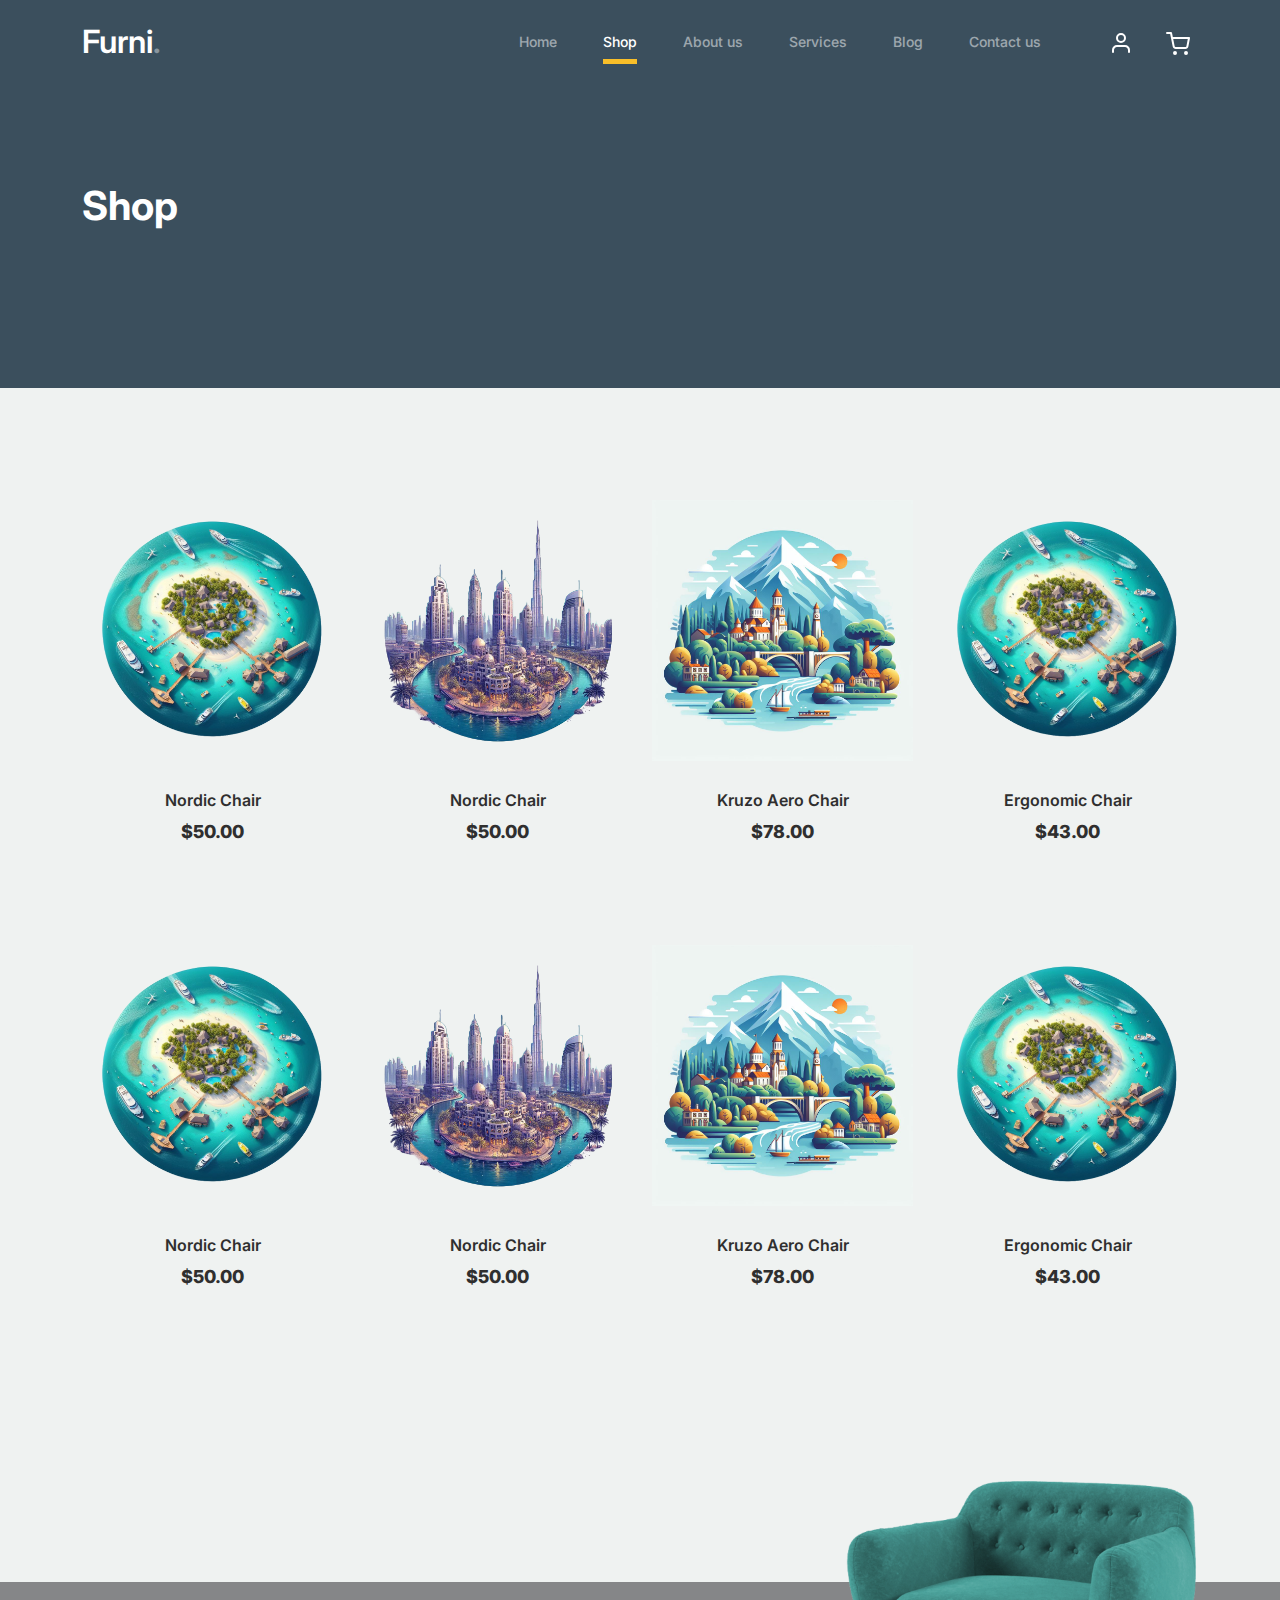
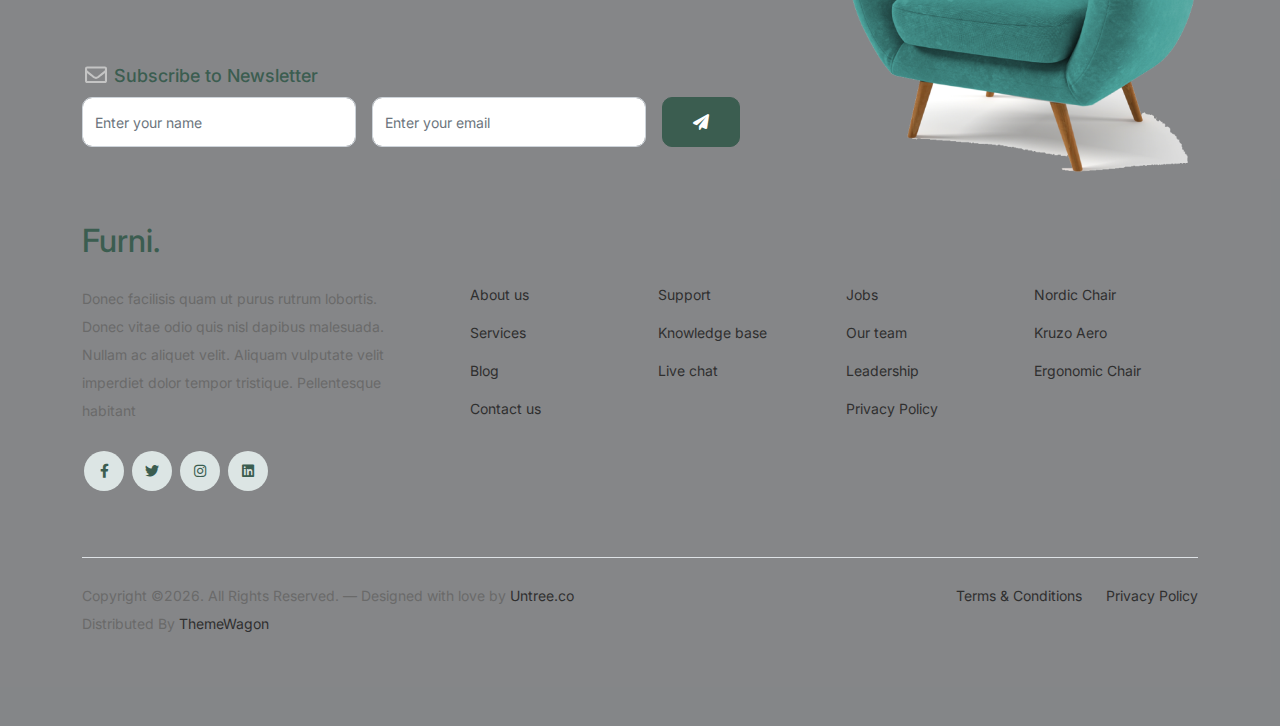
<file: shop.html>
<!-- /*
* Bootstrap 5
* Template Name: Furni
* Template Author: Untree.co
* Template URI: https://untree.co/
* License: https://creativecommons.org/licenses/by/3.0/
*/ -->
<!doctype html>
<html lang="en">
<head>
  <meta charset="utf-8">
  <meta name="viewport" content="width=device-width, initial-scale=1, shrink-to-fit=no">
  <meta name="author" content="Untree.co">
  <link rel="shortcut icon" href="favicon.png">

  <meta name="description" content="" />
  <meta name="keywords" content="bootstrap, bootstrap4" />

		<!-- Bootstrap CSS -->
		<link href="css/bootstrap.min.css" rel="stylesheet">
		<link href="https://cdnjs.cloudflare.com/ajax/libs/font-awesome/6.0.0-beta3/css/all.min.css" rel="stylesheet">
		<link href="css/tiny-slider.css" rel="stylesheet">
		<link href="css/style.css" rel="stylesheet">
		<title>Furni Free Bootstrap 5 Template for Furniture and Interior Design Websites by Untree.co </title>
	</head>

	<body>

		<!-- Start Header/Navigation -->
		<nav class="custom-navbar navbar navbar navbar-expand-md navbar-dark bg-dark" arial-label="Furni navigation bar">

			<div class="container">
				<a class="navbar-brand" href="index.html">Furni<span>.</span></a>

				<button class="navbar-toggler" type="button" data-bs-toggle="collapse" data-bs-target="#navbarsFurni" aria-controls="navbarsFurni" aria-expanded="false" aria-label="Toggle navigation">
					<span class="navbar-toggler-icon"></span>
				</button>

				<div class="collapse navbar-collapse" id="navbarsFurni">
					<ul class="custom-navbar-nav navbar-nav ms-auto mb-2 mb-md-0">
						<li class="nav-item ">
							<a class="nav-link" href="index.html">Home</a>
						</li>
						<li class="active"><a class="nav-link" href="shop.html">Shop</a></li>
						<li><a class="nav-link" href="about.html">About us</a></li>
						<li><a class="nav-link" href="services.html">Services</a></li>
						<li><a class="nav-link" href="blog.html">Blog</a></li>
						<li><a class="nav-link" href="contact.html">Contact us</a></li>
					</ul>

					<ul class="custom-navbar-cta navbar-nav mb-2 mb-md-0 ms-5">
						<li><a class="nav-link" href="#"><img src="images/user.svg"></a></li>
						<li><a class="nav-link" href="cart.html"><img src="images/cart.svg"></a></li>
					</ul>
				</div>
			</div>
				
		</nav>
		<!-- End Header/Navigation -->

		<!-- Start Hero Section -->
			<div class="hero">
				<div class="container">
					<div class="row justify-content-between">
						<div class="col-lg-5">
							<div class="intro-excerpt">
								<h1>Shop</h1>
							</div>
						</div>
						<div class="col-lg-7">
							
						</div>
					</div>
				</div>
			</div>
		<!-- End Hero Section -->

		

		<div class="untree_co-section product-section before-footer-section">
		    <div class="container">
		      	<div class="row">

		      		<!-- Start Column 1 -->
					<div class="col-12 col-md-4 col-lg-3 mb-5">
						<a class="product-item" href="#">
							<img src="images/product-3.png" class="img-fluid product-thumbnail">
							<h3 class="product-title">Nordic Chair</h3>
							<strong class="product-price">$50.00</strong>

							<span class="icon-cross">
								<img src="images/cross.svg" class="img-fluid">
							</span>
						</a>
					</div> 
					<!-- End Column 1 -->
						
					<!-- Start Column 2 -->
					<div class="col-12 col-md-4 col-lg-3 mb-5">
						<a class="product-item" href="#">
							<img src="images/product-1.png" class="img-fluid product-thumbnail">
							<h3 class="product-title">Nordic Chair</h3>
							<strong class="product-price">$50.00</strong>

							<span class="icon-cross">
								<img src="images/cross.svg" class="img-fluid">
							</span>
						</a>
					</div> 
					<!-- End Column 2 -->

					<!-- Start Column 3 -->
					<div class="col-12 col-md-4 col-lg-3 mb-5">
						<a class="product-item" href="#">
							<img src="images/product-2.png" class="img-fluid product-thumbnail">
							<h3 class="product-title">Kruzo Aero Chair</h3>
							<strong class="product-price">$78.00</strong>

							<span class="icon-cross">
								<img src="images/cross.svg" class="img-fluid">
							</span>
						</a>
					</div>
					<!-- End Column 3 -->

					<!-- Start Column 4 -->
					<div class="col-12 col-md-4 col-lg-3 mb-5">
						<a class="product-item" href="#">
							<img src="images/product-3.png" class="img-fluid product-thumbnail">
							<h3 class="product-title">Ergonomic Chair</h3>
							<strong class="product-price">$43.00</strong>

							<span class="icon-cross">
								<img src="images/cross.svg" class="img-fluid">
							</span>
						</a>
					</div>
					<!-- End Column 4 -->


					<!-- Start Column 1 -->
					<div class="col-12 col-md-4 col-lg-3 mb-5">
						<a class="product-item" href="#">
							<img src="images/product-3.png" class="img-fluid product-thumbnail">
							<h3 class="product-title">Nordic Chair</h3>
							<strong class="product-price">$50.00</strong>

							<span class="icon-cross">
								<img src="images/cross.svg" class="img-fluid">
							</span>
						</a>
					</div> 
					<!-- End Column 1 -->
						
					<!-- Start Column 2 -->
					<div class="col-12 col-md-4 col-lg-3 mb-5">
						<a class="product-item" href="#">
							<img src="images/product-1.png" class="img-fluid product-thumbnail">
							<h3 class="product-title">Nordic Chair</h3>
							<strong class="product-price">$50.00</strong>

							<span class="icon-cross">
								<img src="images/cross.svg" class="img-fluid">
							</span>
						</a>
					</div> 
					<!-- End Column 2 -->

					<!-- Start Column 3 -->
					<div class="col-12 col-md-4 col-lg-3 mb-5">
						<a class="product-item" href="#">
							<img src="images/product-2.png" class="img-fluid product-thumbnail">
							<h3 class="product-title">Kruzo Aero Chair</h3>
							<strong class="product-price">$78.00</strong>

							<span class="icon-cross">
								<img src="images/cross.svg" class="img-fluid">
							</span>
						</a>
					</div>
					<!-- End Column 3 -->

					<!-- Start Column 4 -->
					<div class="col-12 col-md-4 col-lg-3 mb-5">
						<a class="product-item" href="#">
							<img src="images/product-3.png" class="img-fluid product-thumbnail">
							<h3 class="product-title">Ergonomic Chair</h3>
							<strong class="product-price">$43.00</strong>

							<span class="icon-cross">
								<img src="images/cross.svg" class="img-fluid">
							</span>
						</a>
					</div>
					<!-- End Column 4 -->

		      	</div>
		    </div>
		</div>


		<!-- Start Footer Section -->
		<footer class="footer-section">
			<div class="container relative">

				<div class="sofa-img">
					<img src="images/sofa.png" alt="Image" class="img-fluid">
				</div>

				<div class="row">
					<div class="col-lg-8">
						<div class="subscription-form">
							<h3 class="d-flex align-items-center"><span class="me-1"><img src="images/envelope-outline.svg" alt="Image" class="img-fluid"></span><span>Subscribe to Newsletter</span></h3>

							<form action="#" class="row g-3">
								<div class="col-auto">
									<input type="text" class="form-control" placeholder="Enter your name">
								</div>
								<div class="col-auto">
									<input type="email" class="form-control" placeholder="Enter your email">
								</div>
								<div class="col-auto">
									<button class="btn btn-primary">
										<span class="fa fa-paper-plane"></span>
									</button>
								</div>
							</form>

						</div>
					</div>
				</div>

				<div class="row g-5 mb-5">
					<div class="col-lg-4">
						<div class="mb-4 footer-logo-wrap"><a href="#" class="footer-logo">Furni<span>.</span></a></div>
						<p class="mb-4">Donec facilisis quam ut purus rutrum lobortis. Donec vitae odio quis nisl dapibus malesuada. Nullam ac aliquet velit. Aliquam vulputate velit imperdiet dolor tempor tristique. Pellentesque habitant</p>

						<ul class="list-unstyled custom-social">
							<li><a href="#"><span class="fa fa-brands fa-facebook-f"></span></a></li>
							<li><a href="#"><span class="fa fa-brands fa-twitter"></span></a></li>
							<li><a href="#"><span class="fa fa-brands fa-instagram"></span></a></li>
							<li><a href="#"><span class="fa fa-brands fa-linkedin"></span></a></li>
						</ul>
					</div>

					<div class="col-lg-8">
						<div class="row links-wrap">
							<div class="col-6 col-sm-6 col-md-3">
								<ul class="list-unstyled">
									<li><a href="#">About us</a></li>
									<li><a href="#">Services</a></li>
									<li><a href="#">Blog</a></li>
									<li><a href="#">Contact us</a></li>
								</ul>
							</div>

							<div class="col-6 col-sm-6 col-md-3">
								<ul class="list-unstyled">
									<li><a href="#">Support</a></li>
									<li><a href="#">Knowledge base</a></li>
									<li><a href="#">Live chat</a></li>
								</ul>
							</div>

							<div class="col-6 col-sm-6 col-md-3">
								<ul class="list-unstyled">
									<li><a href="#">Jobs</a></li>
									<li><a href="#">Our team</a></li>
									<li><a href="#">Leadership</a></li>
									<li><a href="#">Privacy Policy</a></li>
								</ul>
							</div>

							<div class="col-6 col-sm-6 col-md-3">
								<ul class="list-unstyled">
									<li><a href="#">Nordic Chair</a></li>
									<li><a href="#">Kruzo Aero</a></li>
									<li><a href="#">Ergonomic Chair</a></li>
								</ul>
							</div>
						</div>
					</div>

				</div>

				<div class="border-top copyright">
					<div class="row pt-4">
						<div class="col-lg-6">
							<p class="mb-2 text-center text-lg-start">Copyright &copy;<script>document.write(new Date().getFullYear());</script>. All Rights Reserved. &mdash; Designed with love by <a href="https://untree.co">Untree.co</a>  Distributed By <a href="https://themewagon.com">ThemeWagon</a> <!-- License information: https://untree.co/license/ -->
            </p>
						</div>

						<div class="col-lg-6 text-center text-lg-end">
							<ul class="list-unstyled d-inline-flex ms-auto">
								<li class="me-4"><a href="#">Terms &amp; Conditions</a></li>
								<li><a href="#">Privacy Policy</a></li>
							</ul>
						</div>

					</div>
				</div>

			</div>
		</footer>
		<!-- End Footer Section -->	


		<script src="js/bootstrap.bundle.min.js"></script>
		<script src="js/tiny-slider.js"></script>
		<script src="js/custom.js"></script>
	</body>

</html>
</file>
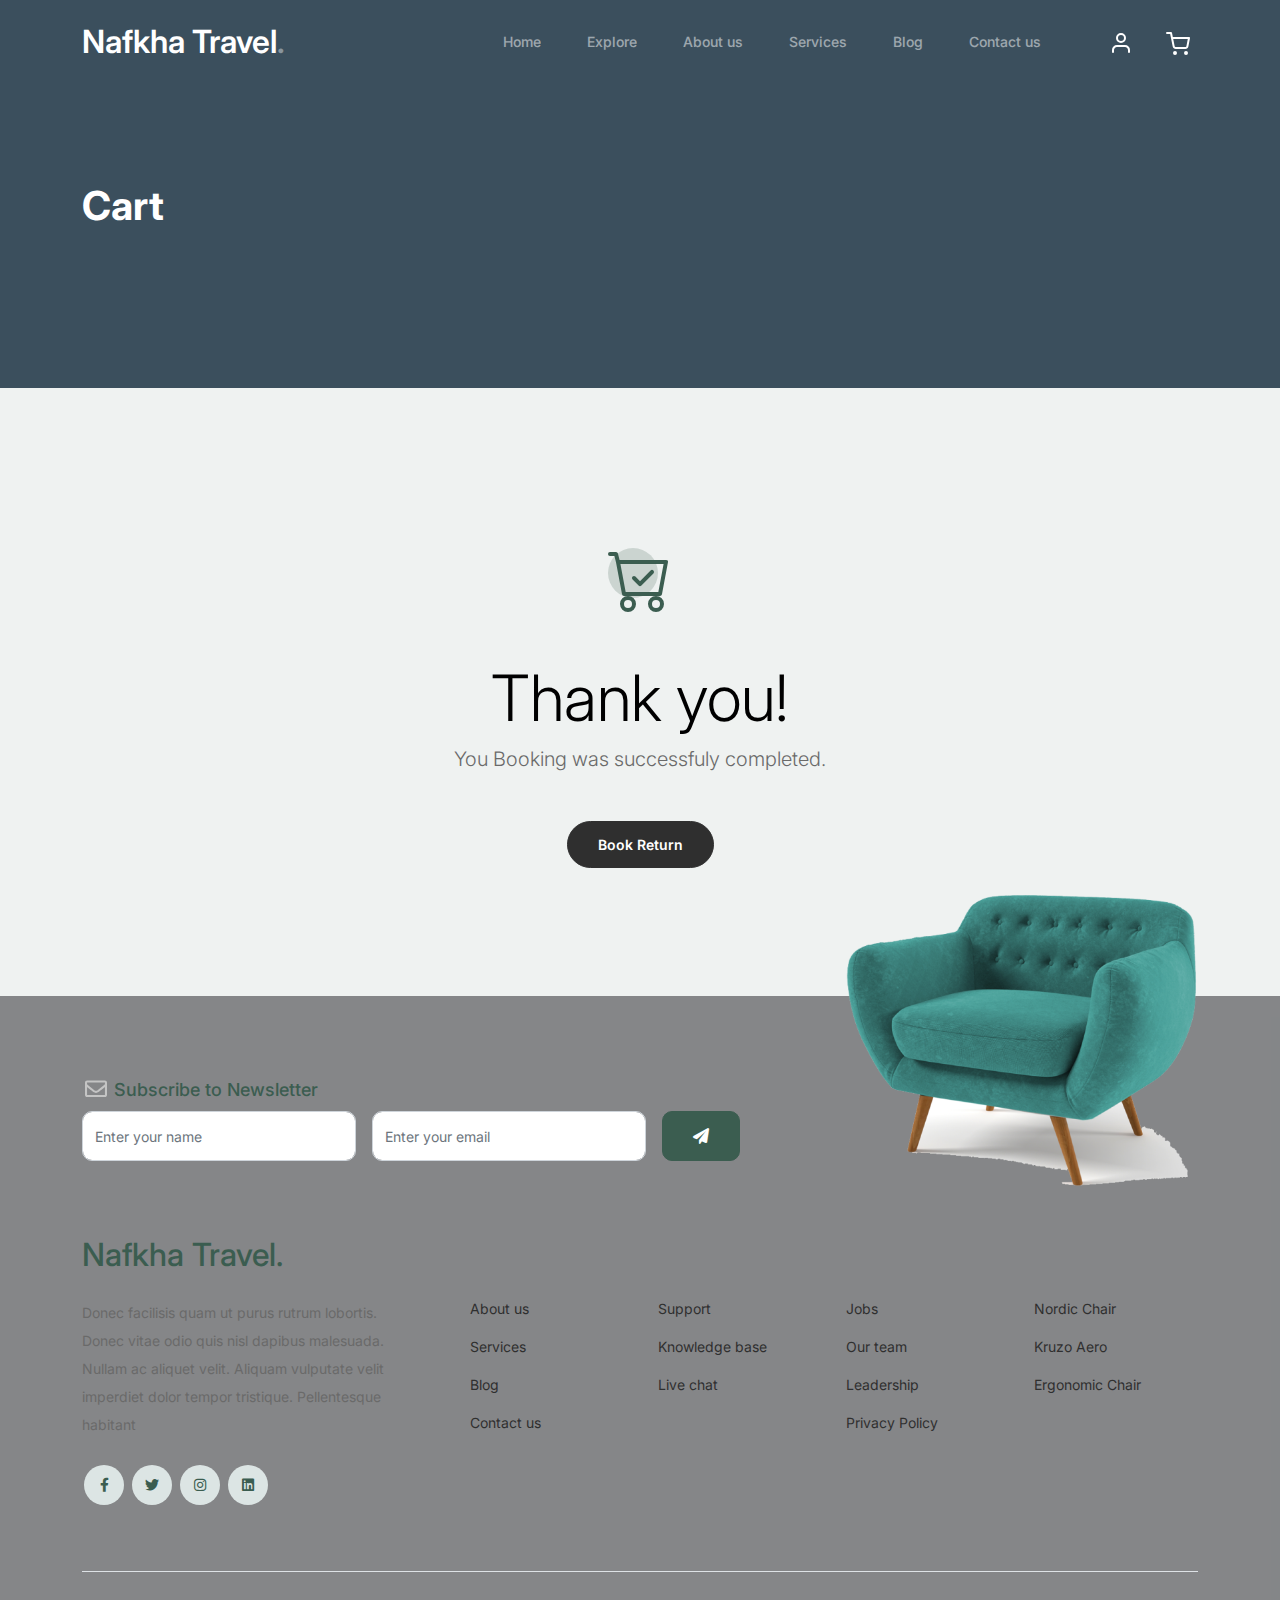
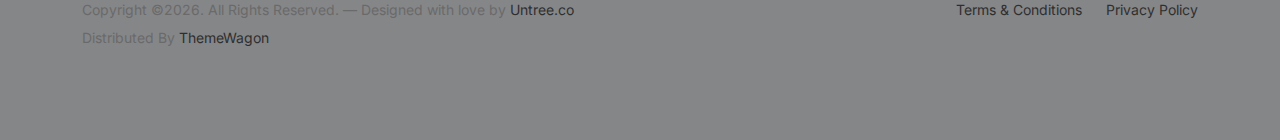
<file: thankyou.html>
<!doctype html>
<html lang="en">
<head>
  <meta charset="utf-8">
  <meta name="viewport" content="width=device-width, initial-scale=1, shrink-to-fit=no">
  <meta name="author" content="Untree.co">
  <link rel="shortcut icon" href="favicon.png">

  <meta name="description" content="" />
  <meta name="keywords" content="bootstrap, bootstrap4" />

		<!-- Bootstrap CSS -->
		<link href="css/bootstrap.min.css" rel="stylesheet">
		<link href="https://cdnjs.cloudflare.com/ajax/libs/font-awesome/6.0.0-beta3/css/all.min.css" rel="stylesheet">
		<link href="css/tiny-slider.css" rel="stylesheet">
		<link href="css/style.css" rel="stylesheet">
		<title>Nafkha Travel | Thank you </title>
	</head>

	<body>

		<!-- Start Header/Navigation -->
		<nav class="custom-navbar navbar navbar navbar-expand-md navbar-dark bg-dark" arial-label="Furni navigation bar">

			<div class="container">
				<a class="navbar-brand" href="index.html">Nafkha Travel<span>.</span></a>

				<button class="navbar-toggler" type="button" data-bs-toggle="collapse" data-bs-target="#navbarsFurni" aria-controls="navbarsFurni" aria-expanded="false" aria-label="Toggle navigation">
					<span class="navbar-toggler-icon"></span>
				</button>

				<div class="collapse navbar-collapse" id="navbarsFurni">
					<ul class="custom-navbar-nav navbar-nav ms-auto mb-2 mb-md-0">
						<li class="nav-item ">
							<a class="nav-link" href="index.html">Home</a>
						</li>
						<li><a class="nav-link" href="shop.html">Explore</a></li>
						<li><a class="nav-link" href="about.html">About us</a></li>
						<li><a class="nav-link" href="services.html">Services</a></li>
						<li><a class="nav-link" href="blog.html">Blog</a></li>
						<li><a class="nav-link" href="contact.html">Contact us</a></li>
					</ul>

					<ul class="custom-navbar-cta navbar-nav mb-2 mb-md-0 ms-5">
						<li><a class="nav-link" href="#"><img src="images/user.svg"></a></li>
						<li><a class="nav-link" href="cart.html"><img src="images/cart.svg"></a></li>
					</ul>
				</div>
			</div>
				
		</nav>
		<!-- End Header/Navigation -->

		<!-- Start Hero Section -->
			<div class="hero">
				<div class="container">
					<div class="row justify-content-between">
						<div class="col-lg-5">
							<div class="intro-excerpt">
								<h1>Cart</h1>
							</div>
						</div>
						<div class="col-lg-7">
							
						</div>
					</div>
				</div>
			</div>
		<!-- End Hero Section -->

		

		<div class="untree_co-section">
    <div class="container">
      <div class="row">
        <div class="col-md-12 text-center pt-5">
          <span class="display-3 thankyou-icon text-primary">
            <svg width="1em" height="1em" viewBox="0 0 16 16" class="bi bi-cart-check mb-5" fill="currentColor" xmlns="http://www.w3.org/2000/svg">
              <path fill-rule="evenodd" d="M11.354 5.646a.5.5 0 0 1 0 .708l-3 3a.5.5 0 0 1-.708 0l-1.5-1.5a.5.5 0 1 1 .708-.708L8 8.293l2.646-2.647a.5.5 0 0 1 .708 0z"/>
              <path fill-rule="evenodd" d="M0 1.5A.5.5 0 0 1 .5 1H2a.5.5 0 0 1 .485.379L2.89 3H14.5a.5.5 0 0 1 .491.592l-1.5 8A.5.5 0 0 1 13 12H4a.5.5 0 0 1-.491-.408L2.01 3.607 1.61 2H.5a.5.5 0 0 1-.5-.5zM3.102 4l1.313 7h8.17l1.313-7H3.102zM5 12a2 2 0 1 0 0 4 2 2 0 0 0 0-4zm7 0a2 2 0 1 0 0 4 2 2 0 0 0 0-4zm-7 1a1 1 0 1 0 0 2 1 1 0 0 0 0-2zm7 0a1 1 0 1 0 0 2 1 1 0 0 0 0-2z"/>
            </svg>
          </span>
          <h2 class="display-3 text-black">Thank you!</h2>
          <p class="lead mb-5">You Booking was successfuly completed.</p>
          <p><a href="shop.html" class="btn btn-sm btn-outline-black">Book Return</a></p>
        </div>
      </div>
    </div>
  </div>

		<!-- Start Footer Section -->
		<footer class="footer-section">
			<div class="container relative">

				<div class="sofa-img">
					<img src="images/sofa.png" alt="Image" class="img-fluid">
				</div>

				<div class="row">
					<div class="col-lg-8">
						<div class="subscription-form">
							<h3 class="d-flex align-items-center"><span class="me-1"><img src="images/envelope-outline.svg" alt="Image" class="img-fluid"></span><span>Subscribe to Newsletter</span></h3>

							<form action="#" class="row g-3">
								<div class="col-auto">
									<input type="text" class="form-control" placeholder="Enter your name">
								</div>
								<div class="col-auto">
									<input type="email" class="form-control" placeholder="Enter your email">
								</div>
								<div class="col-auto">
									<button class="btn btn-primary">
										<span class="fa fa-paper-plane"></span>
									</button>
								</div>
							</form>

						</div>
					</div>
				</div>

				<div class="row g-5 mb-5">
					<div class="col-lg-4">
						<div class="mb-4 footer-logo-wrap"><a href="#" class="footer-logo">Nafkha Travel<span>.</span></a></div>
						<p class="mb-4">Donec facilisis quam ut purus rutrum lobortis. Donec vitae odio quis nisl dapibus malesuada. Nullam ac aliquet velit. Aliquam vulputate velit imperdiet dolor tempor tristique. Pellentesque habitant</p>

						<ul class="list-unstyled custom-social">
							<li><a href="#"><span class="fa fa-brands fa-facebook-f"></span></a></li>
							<li><a href="#"><span class="fa fa-brands fa-twitter"></span></a></li>
							<li><a href="#"><span class="fa fa-brands fa-instagram"></span></a></li>
							<li><a href="#"><span class="fa fa-brands fa-linkedin"></span></a></li>
						</ul>
					</div>

					<div class="col-lg-8">
						<div class="row links-wrap">
							<div class="col-6 col-sm-6 col-md-3">
								<ul class="list-unstyled">
									<li><a href="#">About us</a></li>
									<li><a href="#">Services</a></li>
									<li><a href="#">Blog</a></li>
									<li><a href="#">Contact us</a></li>
								</ul>
							</div>

							<div class="col-6 col-sm-6 col-md-3">
								<ul class="list-unstyled">
									<li><a href="#">Support</a></li>
									<li><a href="#">Knowledge base</a></li>
									<li><a href="#">Live chat</a></li>
								</ul>
							</div>

							<div class="col-6 col-sm-6 col-md-3">
								<ul class="list-unstyled">
									<li><a href="#">Jobs</a></li>
									<li><a href="#">Our team</a></li>
									<li><a href="#">Leadership</a></li>
									<li><a href="#">Privacy Policy</a></li>
								</ul>
							</div>

							<div class="col-6 col-sm-6 col-md-3">
								<ul class="list-unstyled">
									<li><a href="#">Nordic Chair</a></li>
									<li><a href="#">Kruzo Aero</a></li>
									<li><a href="#">Ergonomic Chair</a></li>
								</ul>
							</div>
						</div>
					</div>

				</div>

				<div class="border-top copyright">
					<div class="row pt-4">
						<div class="col-lg-6">
							<p class="mb-2 text-center text-lg-start">Copyright &copy;<script>document.write(new Date().getFullYear());</script>. All Rights Reserved. &mdash; Designed with love by <a href="https://untree.co">Untree.co</a> Distributed By <a href="https://themewagon.com">ThemeWagon</a> <!-- License information: https://untree.co/license/ -->
            </p>
						</div>

						<div class="col-lg-6 text-center text-lg-end">
							<ul class="list-unstyled d-inline-flex ms-auto">
								<li class="me-4"><a href="#">Terms &amp; Conditions</a></li>
								<li><a href="#">Privacy Policy</a></li>
							</ul>
						</div>

					</div>
				</div>

			</div>
		</footer>
		<!-- End Footer Section -->	


		<script src="js/bootstrap.bundle.min.js"></script>
		<script src="js/tiny-slider.js"></script>
		<script src="js/custom.js"></script>
	</body>

</html>
</file>
<file: css/tiny-slider.css>
.tns-outer{padding:0 !important}.tns-outer [hidden]{display:none !important}.tns-outer [aria-controls],.tns-outer [data-action]{cursor:pointer}.tns-slider{-webkit-transition:all 0s;-moz-transition:all 0s;transition:all 0s}.tns-slider>.tns-item{-webkit-box-sizing:border-box;-moz-box-sizing:border-box;box-sizing:border-box}.tns-horizontal.tns-subpixel{white-space:nowrap}.tns-horizontal.tns-subpixel>.tns-item{display:inline-block;vertical-align:top;white-space:normal}.tns-horizontal.tns-no-subpixel:after{content:'';display:table;clear:both}.tns-horizontal.tns-no-subpixel>.tns-item{float:left}.tns-horizontal.tns-carousel.tns-no-subpixel>.tns-item{margin-right:-100%}.tns-no-calc{position:relative;left:0}.tns-gallery{position:relative;left:0;min-height:1px}.tns-gallery>.tns-item{position:absolute;left:-100%;-webkit-transition:transform 0s, opacity 0s;-moz-transition:transform 0s, opacity 0s;transition:transform 0s, opacity 0s}.tns-gallery>.tns-slide-active{position:relative;left:auto !important}.tns-gallery>.tns-moving{-webkit-transition:all 0.25s;-moz-transition:all 0.25s;transition:all 0.25s}.tns-autowidth{display:inline-block}.tns-lazy-img{-webkit-transition:opacity 0.6s;-moz-transition:opacity 0.6s;transition:opacity 0.6s;opacity:0.6}.tns-lazy-img.tns-complete{opacity:1}.tns-ah{-webkit-transition:height 0s;-moz-transition:height 0s;transition:height 0s}.tns-ovh{overflow:hidden}.tns-visually-hidden{position:absolute;left:-10000em}.tns-transparent{opacity:0;visibility:hidden}.tns-fadeIn{opacity:1;filter:alpha(opacity=100);z-index:0}.tns-normal,.tns-fadeOut{opacity:0;filter:alpha(opacity=0);z-index:-1}.tns-vpfix{white-space:nowrap}.tns-vpfix>div,.tns-vpfix>li{display:inline-block}.tns-t-subp2{margin:0 auto;width:310px;position:relative;height:10px;overflow:hidden}.tns-t-ct{width:2333.3333333%;width:-webkit-calc(100% * 70 / 3);width:-moz-calc(100% * 70 / 3);width:calc(100% * 70 / 3);position:absolute;right:0}.tns-t-ct:after{content:'';display:table;clear:both}.tns-t-ct>div{width:1.4285714%;width:-webkit-calc(100% / 70);width:-moz-calc(100% / 70);width:calc(100% / 70);height:10px;float:left}

/*# sourceMappingURL=sourcemaps/tiny-slider.css.map */
</file>
<file: css/style.css>
@import url("https://fonts.googleapis.com/css2?family=Inter:wght@400;500;600;700;800&display=swap");
body {
  overflow-x: hidden;
  position: relative; }

body {
  font-family: "Inter", sans-serif;
  font-weight: 400;
  line-height: 28px;
  color: #6a6a6a;
  font-size: 14px;
  background-color: #eff2f1; }

a {
  text-decoration: none;
  -webkit-transition: .3s all ease;
  -o-transition: .3s all ease;
  transition: .3s all ease;
  color: #2f2f2f;
  text-decoration: underline; }
  a:hover {
    color: #2f2f2f;
    text-decoration: none; }
  a.more {
    font-weight: 600; }

.custom-navbar {
  background: #3b4f5d !important;
  padding-top: 20px;
  padding-bottom: 20px; }
  .custom-navbar .navbar-brand {
    font-size: 32px;
    font-weight: 600; }
    .custom-navbar .navbar-brand > span {
      opacity: .4; }
  .custom-navbar .navbar-toggler {
    border-color: transparent; }
    .custom-navbar .navbar-toggler:active, .custom-navbar .navbar-toggler:focus {
      -webkit-box-shadow: none;
      box-shadow: none;
      outline: none; }
  @media (min-width: 992px) {
    .custom-navbar .custom-navbar-nav li {
      margin-left: 15px;
      margin-right: 15px; } }
  .custom-navbar .custom-navbar-nav li a {
    font-weight: 500;
    color: #ffffff !important;
    opacity: .5;
    -webkit-transition: .3s all ease;
    -o-transition: .3s all ease;
    transition: .3s all ease;
    position: relative; }
    @media (min-width: 768px) {
      .custom-navbar .custom-navbar-nav li a:before {
        content: "";
        position: absolute;
        bottom: 0;
        left: 8px;
        right: 8px;
        background: #f9bf29;
        height: 5px;
        opacity: 1;
        visibility: visible;
        width: 0;
        -webkit-transition: .15s all ease-out;
        -o-transition: .15s all ease-out;
        transition: .15s all ease-out; } }
    .custom-navbar .custom-navbar-nav li a:hover {
      opacity: 1; }
      .custom-navbar .custom-navbar-nav li a:hover:before {
        width: calc(100% - 16px); }
  .custom-navbar .custom-navbar-nav li.active a {
    opacity: 1; }
    .custom-navbar .custom-navbar-nav li.active a:before {
      width: calc(100% - 16px); }
  .custom-navbar .custom-navbar-cta {
    margin-left: 0 !important;
    -webkit-box-orient: horizontal;
    -webkit-box-direction: normal;
    -ms-flex-direction: row;
    flex-direction: row; }
    @media (min-width: 768px) {
      .custom-navbar .custom-navbar-cta {
        margin-left: 40px !important; } }
    .custom-navbar .custom-navbar-cta li {
      margin-left: 0px;
      margin-right: 0px; }
      .custom-navbar .custom-navbar-cta li:first-child {
        margin-right: 20px; }

.hero {
  background: #3b4f5d;
  padding: calc(4rem - 30px) 0 0rem 0; }
  @media (min-width: 768px) {
    .hero {
      padding: calc(4rem - 30px) 0 4rem 0; } }
  @media (min-width: 992px) {
    .hero {
      padding: calc(8rem - 30px) 0 8rem 0; } }
  .hero .intro-excerpt {
    position: relative;
    z-index: 4; }
    @media (min-width: 992px) {
      .hero .intro-excerpt {
        max-width: 450px; } }
  .hero h1 {
    font-weight: 700;
    color: #ffffff;
    margin-bottom: 30px; }
    @media (min-width: 1400px) {
      .hero h1 {
        font-size: 54px; } }
  .hero p {
    color: rgba(255, 255, 255, 0.5);
    margin-botom: 30px; }
  .hero .hero-img-wrap {
    position: relative; }
    .hero .hero-img-wrap img {
      position: relative;
      top: 0px;
      right: 0px;
      z-index: 2;
      max-width: 601px;
      left: -20px; }
      @media (min-width: 768px) {
        .hero .hero-img-wrap img {
          right: 0px;
          left: -100px; } }
      @media (min-width: 992px) {
        .hero .hero-img-wrap img {
          left: 0px;
          top: -80px;
          position: absolute;
          right: -50px; } }
      @media (min-width: 1200px) {
        .hero .hero-img-wrap img {
          left: 0px;
          top: -80px;
          right: -100px; } }
    .hero .hero-img-wrap:after {
      content: "";
      position: absolute;
      width: 255px;
      height: 217px;
      background-image: url("../images/dots-light.svg");
      background-size: contain;
      background-repeat: no-repeat;
      right: -100px;
      top: -0px; }
      @media (min-width: 1200px) {
        .hero .hero-img-wrap:after {
          top: -40px; } }

.btn {
  font-weight: 600;
  padding: 12px 30px;
  border-radius: 30px;
  color: #ffffff;
  background: #2f2f2f;
  border-color: #2f2f2f; }
  .btn:hover {
    color: #ffffff;
    background: #222222;
    border-color: #222222; }
  .btn:active, .btn:focus {
    outline: none !important;
    -webkit-box-shadow: none;
    box-shadow: none; }
  .btn.btn-primary {
    background: #3b5d50;
    border-color: #3b5d50; }
    .btn.btn-primary:hover {
      background: #314d43;
      border-color: #314d43; }
  .btn.btn-secondary {
    color: #2f2f2f;
    background: #f9bf29;
    border-color: #f9bf29; }
    .btn.btn-secondary:hover {
      background: #f8b810;
      border-color: #f8b810; }
  .btn.btn-white-outline {
    background: transparent;
    border-width: 2px;
    border-color: rgba(255, 255, 255, 0.3); }
    .btn.btn-white-outline:hover {
      border-color: white;
      color: #ffffff; }

.section-title {
  color: #2f2f2f; }

.product-section {
  padding: 7rem 0; }
  .product-section .product-item {
    text-align: center;
    text-decoration: none;
    display: block;
    position: relative;
    padding-bottom: 50px;
    cursor: pointer; }
    .product-section .product-item .product-thumbnail {
      margin-bottom: 30px;
      position: relative;
      top: 0;
      -webkit-transition: .3s all ease;
      -o-transition: .3s all ease;
      transition: .3s all ease; }
    .product-section .product-item h3 {
      font-weight: 600;
      font-size: 16px; }
    .product-section .product-item strong {
      font-weight: 800 !important;
      font-size: 18px !important; }
    .product-section .product-item h3, .product-section .product-item strong {
      color: #2f2f2f;
      text-decoration: none; }
    .product-section .product-item .icon-cross {
      position: absolute;
      width: 35px;
      height: 35px;
      display: inline-block;
      background: #2f2f2f;
      bottom: 15px;
      left: 50%;
      -webkit-transform: translateX(-50%);
      -ms-transform: translateX(-50%);
      transform: translateX(-50%);
      margin-bottom: -17.5px;
      border-radius: 50%;
      opacity: 0;
      visibility: hidden;
      -webkit-transition: .3s all ease;
      -o-transition: .3s all ease;
      transition: .3s all ease; }
      .product-section .product-item .icon-cross img {
        position: absolute;
        left: 50%;
        top: 50%;
        -webkit-transform: translate(-50%, -50%);
        -ms-transform: translate(-50%, -50%);
        transform: translate(-50%, -50%); }
    .product-section .product-item:before {
      bottom: 0;
      left: 0;
      right: 0;
      position: absolute;
      content: "";
      background: #dce5e4;
      height: 0%;
      z-index: -1;
      border-radius: 10px;
      -webkit-transition: .3s all ease;
      -o-transition: .3s all ease;
      transition: .3s all ease; }
    .product-section .product-item:hover .product-thumbnail {
      top: -25px; }
    .product-section .product-item:hover .icon-cross {
      bottom: 0;
      opacity: 1;
      visibility: visible; }
    .product-section .product-item:hover:before {
      height: 70%; }

.why-choose-section {
  padding: 7rem 0; }
  .why-choose-section .img-wrap {
    position: relative; }
    .why-choose-section .img-wrap:before {
      position: absolute;
      content: "";
      width: 255px;
      height: 217px;
      background-image: url("../images/dots-yellow.svg");
      background-repeat: no-repeat;
      background-size: contain;
      -webkit-transform: translate(-40%, -40%);
      -ms-transform: translate(-40%, -40%);
      transform: translate(-40%, -40%);
      z-index: -1; }
    .why-choose-section .img-wrap img {
      border-radius: 20px; }

.feature {
  margin-bottom: 30px; }
  .feature .icon {
    display: inline-block;
    position: relative;
    margin-bottom: 20px; }
    .feature .icon:before {
      
      width: 33px;
      height: 33px;
      position: absolute;
      background: rgba(59, 93, 80, 0.2);
      border-radius: 50%;
      right: -8px;
      bottom: 0; }
  .feature h3 {
    font-size: 14px;
    color: #2f2f2f; }
  .feature p {
    font-size: 14px;
    line-height: 22px;
    color: #6a6a6a; }

.we-help-section {
  padding: 7rem 0; }
  .we-help-section .imgs-grid {
    display: -ms-grid;
    display: grid;
    -ms-grid-columns: (1fr)[27];
    grid-template-columns: repeat(27, 1fr);
    position: relative; }
    .we-help-section .imgs-grid:before {
      position: absolute;
      content: "";
      width: 255px;
      height: 217px;
      background-image: url("../images/dots-green.svg");
      background-size: contain;
      background-repeat: no-repeat;
      -webkit-transform: translate(-40%, -40%);
      -ms-transform: translate(-40%, -40%);
      transform: translate(-40%, -40%);
      z-index: -1; }
    .we-help-section .imgs-grid .grid {
      position: relative; }
      .we-help-section .imgs-grid .grid img {
        border-radius: 20px;
        max-width: 100%; }
      .we-help-section .imgs-grid .grid.grid-1 {
        -ms-grid-column: 1;
        -ms-grid-column-span: 18;
        grid-column: 1 / span 18;
        -ms-grid-row: 1;
        -ms-grid-row-span: 27;
        grid-row: 1 / span 27; }
      .we-help-section .imgs-grid .grid.grid-2 {
        -ms-grid-column: 19;
        -ms-grid-column-span: 27;
        grid-column: 19 / span 27;
        -ms-grid-row: 1;
        -ms-grid-row-span: 5;
        grid-row: 1 / span 5;
        padding-left: 20px; }
      .we-help-section .imgs-grid .grid.grid-3 {
        -ms-grid-column: 14;
        -ms-grid-column-span: 16;
        grid-column: 14 / span 16;
        -ms-grid-row: 6;
        -ms-grid-row-span: 27;
        grid-row: 6 / span 27;
        padding-top: 20px; }

.custom-list {
  width: 100%; }
  .custom-list li {
    display: inline-block;
    width: calc(50% - 20px);
    margin-bottom: 12px;
    line-height: 1.5;
    position: relative;
    padding-left: 20px; }
    .custom-list li:before {
      content: "";
      width: 8px;
      height: 8px;
      border-radius: 50%;
      border: 2px solid #3b5d50;
      position: absolute;
      left: 0;
      top: 8px; }

.popular-product {
  padding: 0 0 7rem 0; }
  .popular-product .product-item-sm h3 {
    font-size: 14px;
    font-weight: 700;
    color: #2f2f2f; }
  .popular-product .product-item-sm a {
    text-decoration: none;
    color: #2f2f2f;
    -webkit-transition: .3s all ease;
    -o-transition: .3s all ease;
    transition: .3s all ease; }
    .popular-product .product-item-sm a:hover {
      color: rgba(47, 47, 47, 0.5); }
  .popular-product .product-item-sm p {
    line-height: 1.4;
    margin-bottom: 10px;
    font-size: 14px; }
  .popular-product .product-item-sm .thumbnail {
    margin-right: 10px;
    -webkit-box-flex: 0;
    -ms-flex: 0 0 120px;
    flex: 0 0 120px;
    position: relative; }
    .popular-product .product-item-sm .thumbnail:before {
      content: "";
      position: absolute;
      border-radius: 20px;
      background: #dce5e4;
      width: 98px;
      height: 98px;
      top: 50%;
      left: 50%;
      -webkit-transform: translate(-50%, -50%);
      -ms-transform: translate(-50%, -50%);
      transform: translate(-50%, -50%);
      z-index: -1; }

.testimonial-section {
  padding: 3rem 0 7rem 0; }

.testimonial-slider-wrap {
  position: relative; }
  .testimonial-slider-wrap .tns-inner {
    padding-top: 30px; }
  .testimonial-slider-wrap .item .testimonial-block blockquote {
    font-size: 16px; }
    @media (min-width: 768px) {
      .testimonial-slider-wrap .item .testimonial-block blockquote {
        line-height: 32px;
        font-size: 18px; } }
  .testimonial-slider-wrap .item .testimonial-block .author-info .author-pic {
    margin-bottom: 20px; }
    .testimonial-slider-wrap .item .testimonial-block .author-info .author-pic img {
      max-width: 80px;
      border-radius: 50%; }
  .testimonial-slider-wrap .item .testimonial-block .author-info h3 {
    font-size: 14px;
    font-weight: 700;
    color: #2f2f2f;
    margin-bottom: 0; }
  .testimonial-slider-wrap #testimonial-nav {
    position: absolute;
    top: 50%;
    z-index: 99;
    width: 100%;
    display: none; }
    @media (min-width: 768px) {
      .testimonial-slider-wrap #testimonial-nav {
        display: block; } }
    .testimonial-slider-wrap #testimonial-nav > span {
      cursor: pointer;
      position: absolute;
      width: 58px;
      height: 58px;
      line-height: 58px;
      border-radius: 50%;
      background: rgba(59, 93, 80, 0.1);
      color: #2f2f2f;
      -webkit-transition: .3s all ease;
      -o-transition: .3s all ease;
      transition: .3s all ease; }
      .testimonial-slider-wrap #testimonial-nav > span:hover {
        background: #3b5d50;
        color: #ffffff; }
    .testimonial-slider-wrap #testimonial-nav .prev {
      left: -10px; }
    .testimonial-slider-wrap #testimonial-nav .next {
      right: 0; }
  .testimonial-slider-wrap .tns-nav {
    position: absolute;
    bottom: -50px;
    left: 50%;
    -webkit-transform: translateX(-50%);
    -ms-transform: translateX(-50%);
    transform: translateX(-50%); }
    .testimonial-slider-wrap .tns-nav button {
      background: none;
      border: none;
      display: inline-block;
      position: relative;
      width: 0 !important;
      height: 7px !important;
      margin: 2px; }
      .testimonial-slider-wrap .tns-nav button:active, .testimonial-slider-wrap .tns-nav button:focus, .testimonial-slider-wrap .tns-nav button:hover {
        outline: none;
        -webkit-box-shadow: none;
        box-shadow: none;
        background: none; }
      .testimonial-slider-wrap .tns-nav button:before {
        display: block;
        width: 7px;
        height: 7px;
        left: 0;
        top: 0;
        position: absolute;
        content: "";
        border-radius: 50%;
        -webkit-transition: .3s all ease;
        -o-transition: .3s all ease;
        transition: .3s all ease;
        background-color: #d6d6d6; }
      .testimonial-slider-wrap .tns-nav button:hover:before, .testimonial-slider-wrap .tns-nav button.tns-nav-active:before {
        background-color: #3b5d50; }

.before-footer-section {
  padding: 7rem 0 12rem 0 !important; }

.blog-section {
  padding: 7rem 0 12rem 0; }
  .blog-section .post-entry a {
    text-decoration: none; }
  .blog-section .post-entry .post-thumbnail {
    display: block;
    margin-bottom: 20px; }
    .blog-section .post-entry .post-thumbnail img {
      border-radius: 20px;
      -webkit-transition: .3s all ease;
      -o-transition: .3s all ease;
      transition: .3s all ease; }
  .blog-section .post-entry .post-content-entry {
    padding-left: 15px;
    padding-right: 15px; }
    .blog-section .post-entry .post-content-entry h3 {
      font-size: 16px;
      margin-bottom: 0;
      font-weight: 600;
      margin-bottom: 7px; }
    .blog-section .post-entry .post-content-entry .meta {
      font-size: 14px; }
      .blog-section .post-entry .post-content-entry .meta a {
        font-weight: 600; }
  .blog-section .post-entry:hover .post-thumbnail img, .blog-section .post-entry:focus .post-thumbnail img {
    opacity: .7; }

.footer-section {
  padding: 80px 0;
  background: #3c3d4198; }
  .footer-section .relative {
    position: relative; }
  .footer-section a {
    text-decoration: none;
    color: #2f2f2f;
    -webkit-transition: .3s all ease;
    -o-transition: .3s all ease;
    transition: .3s all ease; }
    .footer-section a:hover {
      color: rgba(47, 47, 47, 0.5); }
  .footer-section .subscription-form {
    margin-bottom: 40px;
    position: relative;
    z-index: 2;
    margin-top: 100px; }
    @media (min-width: 992px) {
      .footer-section .subscription-form {
        margin-top: 0px;
        margin-bottom: 80px; } }
    .footer-section .subscription-form h3 {
      font-size: 18px;
      font-weight: 500;
      color: #3b5d50; }
    .footer-section .subscription-form .form-control {
      height: 50px;
      border-radius: 10px;
      font-family: "Inter", sans-serif; }
      .footer-section .subscription-form .form-control:active, .footer-section .subscription-form .form-control:focus {
        outline: none;
        -webkit-box-shadow: none;
        box-shadow: none;
        border-color: #3b5d50;
        -webkit-box-shadow: 0 1px 4px 0 rgba(0, 0, 0, 0.2);
        box-shadow: 0 1px 4px 0 rgba(0, 0, 0, 0.2); }
      .footer-section .subscription-form .form-control::-webkit-input-placeholder {
        font-size: 14px; }
      .footer-section .subscription-form .form-control::-moz-placeholder {
        font-size: 14px; }
      .footer-section .subscription-form .form-control:-ms-input-placeholder {
        font-size: 14px; }
      .footer-section .subscription-form .form-control:-moz-placeholder {
        font-size: 14px; }
    .footer-section .subscription-form .btn {
      border-radius: 10px !important; }
  .footer-section .sofa-img {
    position: absolute;
    top: -200px;
    z-index: 1;
    right: 0; }
    .footer-section .sofa-img img {
      max-width: 380px; }
  .footer-section .links-wrap {
    margin-top: 0px; }
    @media (min-width: 992px) {
      .footer-section .links-wrap {
        margin-top: 54px; } }
    .footer-section .links-wrap ul li {
      margin-bottom: 10px; }
  .footer-section .footer-logo-wrap .footer-logo {
    font-size: 32px;
    font-weight: 500;
    text-decoration: none;
    color: #3b5d50; }
  .footer-section .custom-social li {
    margin: 2px;
    display: inline-block; }
    .footer-section .custom-social li a {
      width: 40px;
      height: 40px;
      text-align: center;
      line-height: 40px;
      display: inline-block;
      background: #dce5e4;
      color: #3b5d50;
      border-radius: 50%; }
      .footer-section .custom-social li a:hover {
        background: #3b5d50;
        color: #ffffff; }
  .footer-section .border-top {
    border-color: #dce5e4; }
    .footer-section .border-top.copyright {
      font-size: 14px !important; }

.untree_co-section {
  padding: 7rem 0; }

.form-control {
  height: 50px;
  border-radius: 10px;
  font-family: "Inter", sans-serif; }
  .form-control:active, .form-control:focus {
    outline: none;
    -webkit-box-shadow: none;
    box-shadow: none;
    border-color: #3b5d50;
    -webkit-box-shadow: 0 1px 4px 0 rgba(0, 0, 0, 0.2);
    box-shadow: 0 1px 4px 0 rgba(0, 0, 0, 0.2); }
  .form-control::-webkit-input-placeholder {
    font-size: 14px; }
  .form-control::-moz-placeholder {
    font-size: 14px; }
  .form-control:-ms-input-placeholder {
    font-size: 14px; }
  .form-control:-moz-placeholder {
    font-size: 14px; }

.service {
  line-height: 1.5; }
  .service .service-icon {
    border-radius: 10px;
    -webkit-box-flex: 0;
    -ms-flex: 0 0 50px;
    flex: 0 0 50px;
    height: 50px;
    line-height: 50px;
    text-align: center;
    background: #3b5d50;
    margin-right: 20px;
    color: #ffffff; }

textarea {
  height: auto !important; }

.site-blocks-table {
  overflow: auto; }
  .site-blocks-table .product-thumbnail {
    width: 200px; }
  .site-blocks-table .btn {
    padding: 2px 10px; }
  .site-blocks-table thead th {
    padding: 30px;
    text-align: center;
    border-width: 0px !important;
    vertical-align: middle;
    color: rgba(0, 0, 0, 0.8);
    font-size: 18px; }
  .site-blocks-table td {
    padding: 20px;
    text-align: center;
    vertical-align: middle;
    color: rgba(0, 0, 0, 0.8); }
  .site-blocks-table tbody tr:first-child td {
    border-top: 1px solid #3b5d50 !important; }
  .site-blocks-table .btn {
    background: none !important;
    color: #000000;
    border: none;
    height: auto !important; }

.site-block-order-table th {
  border-top: none !important;
  border-bottom-width: 1px !important; }

.site-block-order-table td, .site-block-order-table th {
  color: #000000; }

.couponcode-wrap input {
  border-radius: 10px !important; }

.text-primary {
  color: #3b5d50 !important; }

.thankyou-icon {
  position: relative;
  color: #3b5d50; }
  .thankyou-icon:before {
    position: absolute;
    content: "";
    width: 50px;
    height: 50px;
    border-radius: 50%;
    background: rgba(59, 93, 80, 0.2); }
</file>
